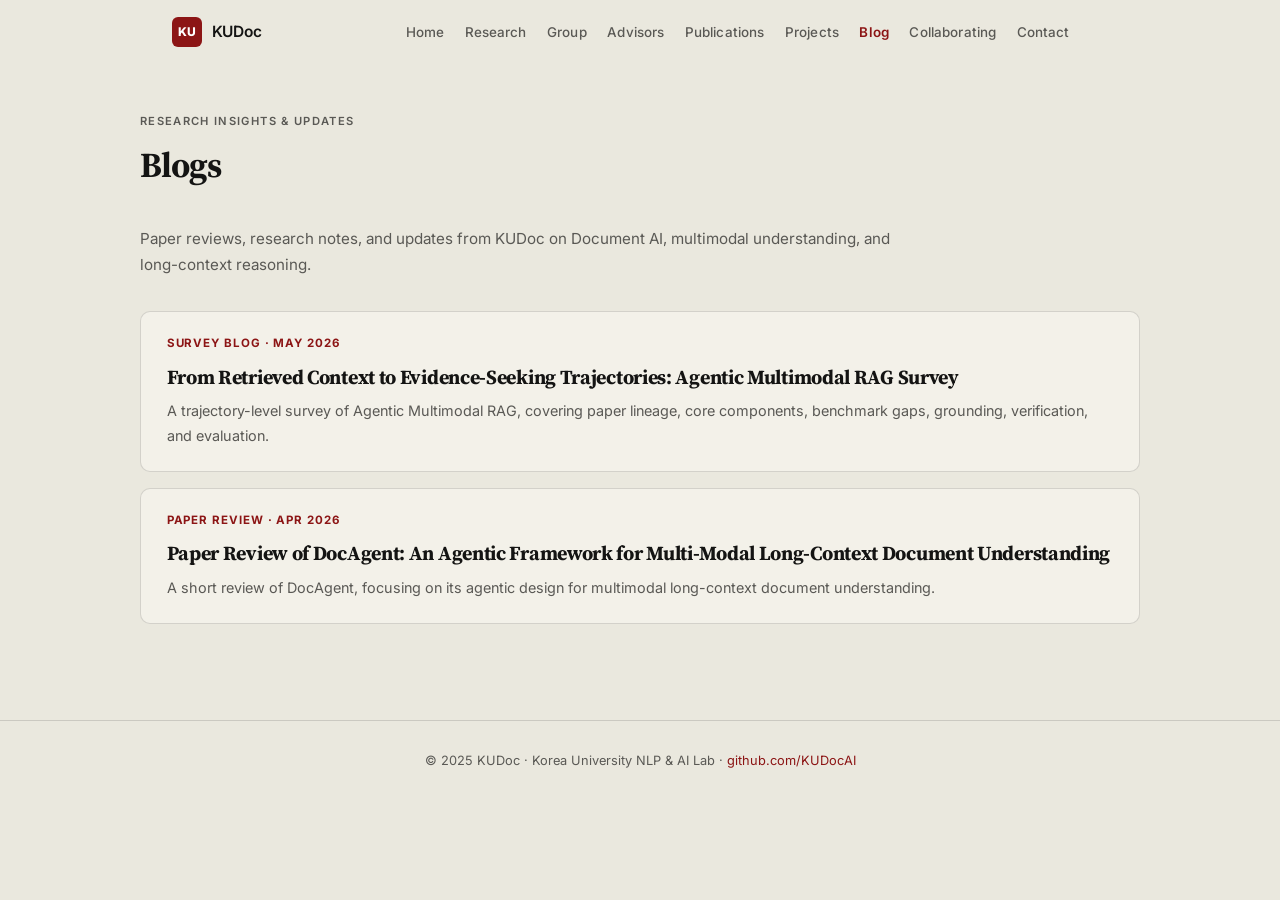
<file: blog.html>
<!DOCTYPE html>
<html lang="en">
<head>
  <meta charset="UTF-8" />
  <meta name="viewport" content="width=device-width, initial-scale=1.0" />
  <title>Blog — KUDoc</title>
  <meta name="description" content="Research insights, updates, and notes from KUDoc, the Document AI research team at Korea University NLP&AI Lab." />
  
  <!-- Open Graph / Facebook -->
  <meta property="og:type" content="website" />
  <meta property="og:url" content="https://kudocai.github.io/blog.html" />
  <meta property="og:title" content="Blog — KUDoc" />
  <meta property="og:description" content="Research insights, updates, and notes from KUDoc, the Document AI research team at Korea University NLP&AI Lab." />
  <meta property="og:image" content="https://kudocai.github.io/images/og-image.png" />
  
  <!-- Twitter -->
  <meta property="twitter:card" content="summary_large_image" />
  <meta property="twitter:url" content="https://kudocai.github.io/blog.html" />
  <meta property="twitter:title" content="Blog — KUDoc" />
  <meta property="twitter:description" content="Research insights, updates, and notes from KUDoc, the Document AI research team at Korea University NLP&AI Lab." />
  <meta property="twitter:image" content="https://kudocai.github.io/images/og-image.png" />
  
  <link rel="icon" href="favicon.svg" type="image/svg+xml" />
  <link rel="stylesheet" href="style.css?v=25" />
  <link rel="preconnect" href="https://fonts.googleapis.com" />
  <link rel="preconnect" href="https://fonts.gstatic.com" crossorigin />
  <link href="https://fonts.googleapis.com/css2?family=Inter:wght@300;400;500;600;700;800&family=Source+Serif+4:ital,opsz,wght@0,8..60,400;0,8..60,600;0,8..60,700;1,8..60,400;1,8..60,600;1,8..60,700&display=swap" rel="stylesheet" />
</head>
<body>

<!-- ===== NAVIGATION ===== -->
<nav id="navbar">
  <div class="nav-inner">
    <a href="index.html" class="nav-logo">
      <div class="nav-logo-mark">KU</div>
      <span class="nav-name">KUDoc</span>
    </a>
    <button class="nav-toggle" id="navToggle" type="button"
            aria-label="Toggle navigation" aria-expanded="false" aria-controls="navLinks">
      <span></span><span></span><span></span>
    </button>
    <ul class="nav-links" id="navLinks">
      <li><a href="index.html">Home</a></li>
      <li><a href="index.html#research">Research</a></li>
      <li><a href="index.html#team">Group</a></li>
      <li><a href="faculty.html">Advisors</a></li>
      <li><a href="index.html#publications">Publications</a></li>
      <li><a href="index.html#projects">Projects</a></li>
      <li><a href="blog.html" class="nav-active">Blog</a></li>
      <li><a href="index.html#institutions">Collaborating</a></li>
      <li><a href="index.html#contact">Contact</a></li>
    </ul>
  </div>
</nav>

<!-- ===== BLOG ===== -->
<section id="blog" style="padding-top: 7rem;">
  <div class="container">

    <div class="blog-header">
      <div class="section-eyebrow">Research Insights &amp; Updates</div>
      <h2 class="section-title">Blogs</h2>
      <p>
        Paper reviews, research notes, and updates from KUDoc on Document AI,
        multimodal understanding, and long-context reasoning.
      </p>
    </div>

    <div class="blog-list">

      <article class="blog-card">
        <div class="blog-meta">Survey Blog · May 2026</div>
        <h3 class="blog-title">
          <a href="blogs/blog-Agentic-Multimodal-RAG-Survey.html">
            From Retrieved Context to Evidence-Seeking Trajectories: Agentic Multimodal RAG Survey
          </a>
        </h3>
        <p class="blog-excerpt">
          A trajectory-level survey of Agentic Multimodal RAG, covering paper lineage,
          core components, benchmark gaps, grounding, verification, and evaluation.
        </p>
      </article>

      <article class="blog-card">
        <div class="blog-meta">Paper Review · Apr 2026</div>
        <h3 class="blog-title">
          <a href="blogs/blog-DocAgent.html">
            Paper Review of DocAgent: An Agentic Framework for Multi-Modal Long-Context Document Understanding
          </a>
        </h3>
        <p class="blog-excerpt">
          A short review of DocAgent, focusing on its agentic design for multimodal
          long-context document understanding.
        </p>
      </article>
    </div>
  </div>
</section>

<!-- ===== FOOTER ===== -->
<footer>
  &copy; 2025 KUDoc · Korea University NLP &amp; AI Lab ·
  <a href="https://github.com/KUDocAI">github.com/KUDocAI</a>
</footer>

<script>
  const navbar = document.getElementById('navbar');
  window.addEventListener('scroll', () => {
    navbar.classList.toggle('scrolled', window.scrollY > 10);
  });

  const navToggle = document.getElementById('navToggle');
  const navLinks  = document.getElementById('navLinks');
  navToggle.addEventListener('click', () => {
    const open = navLinks.classList.toggle('open');
    navToggle.setAttribute('aria-expanded', String(open));
  });
</script>

</body>
</html>
</file>
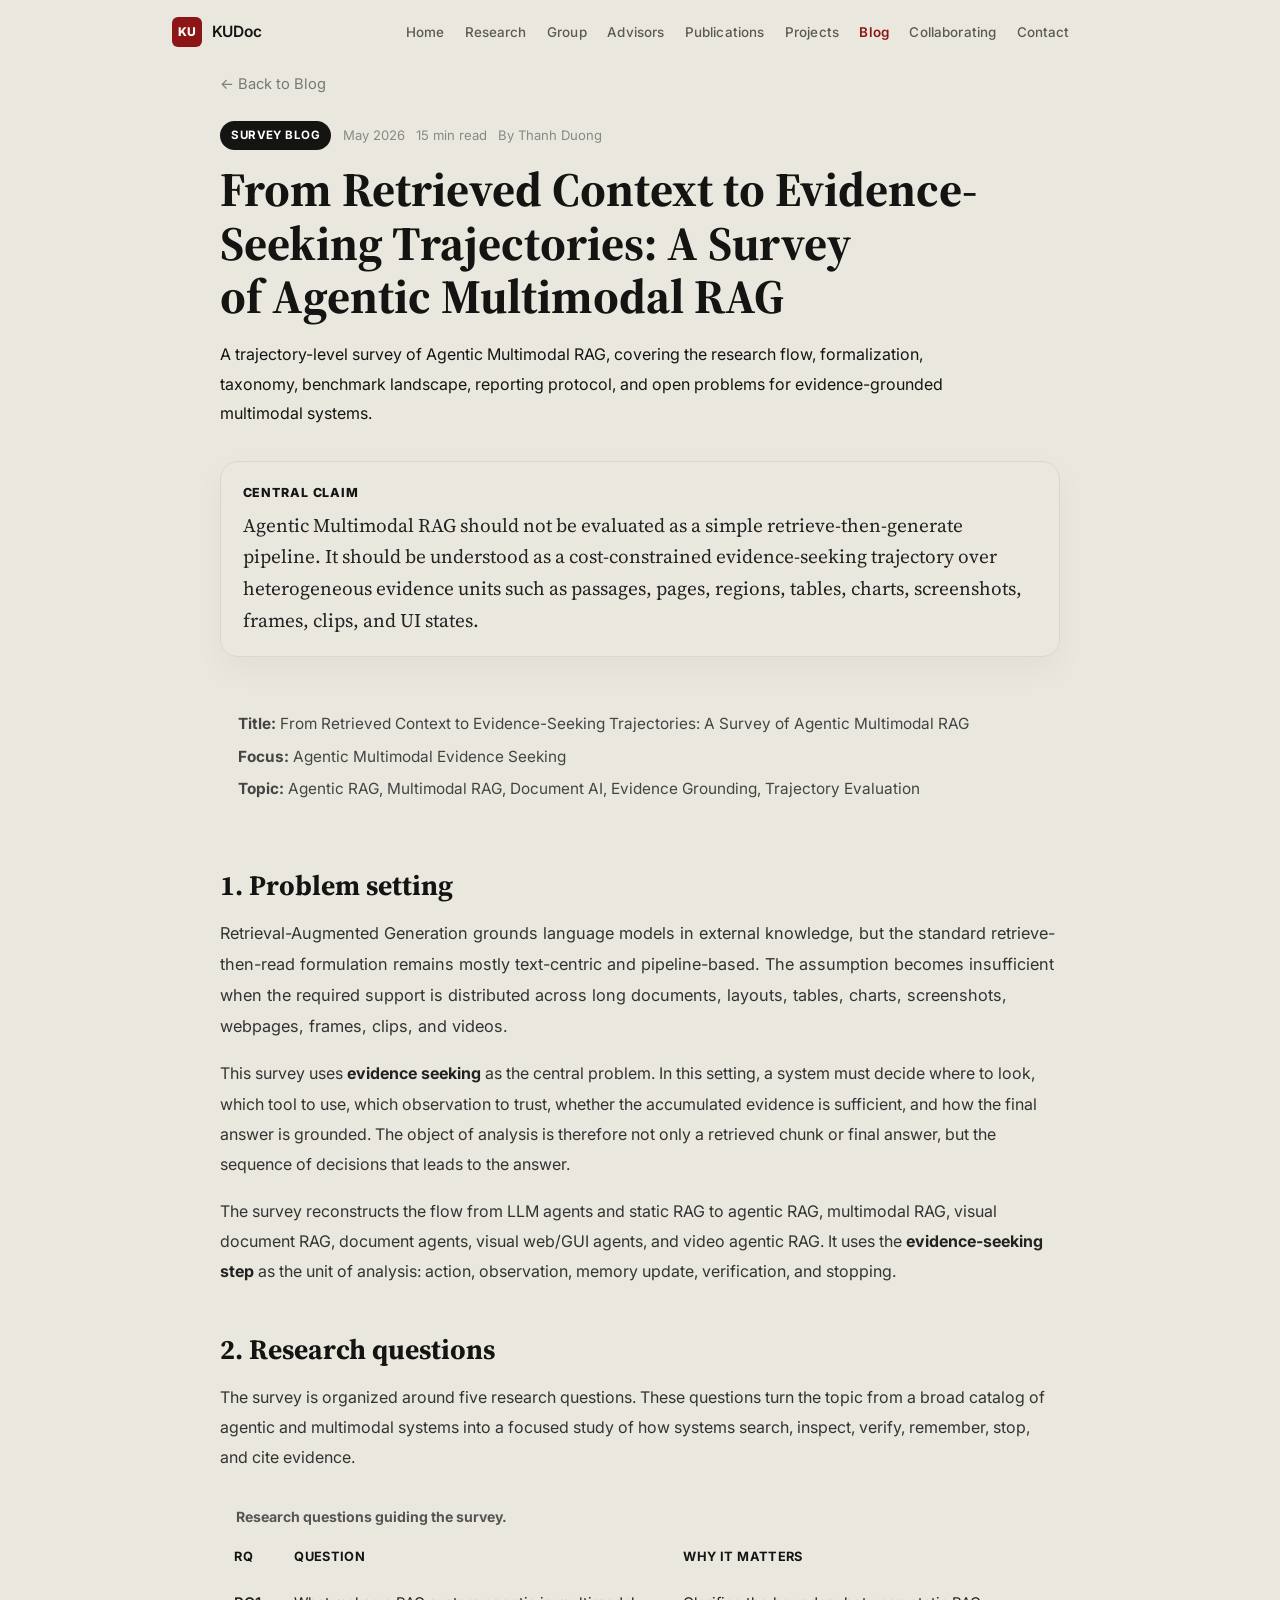
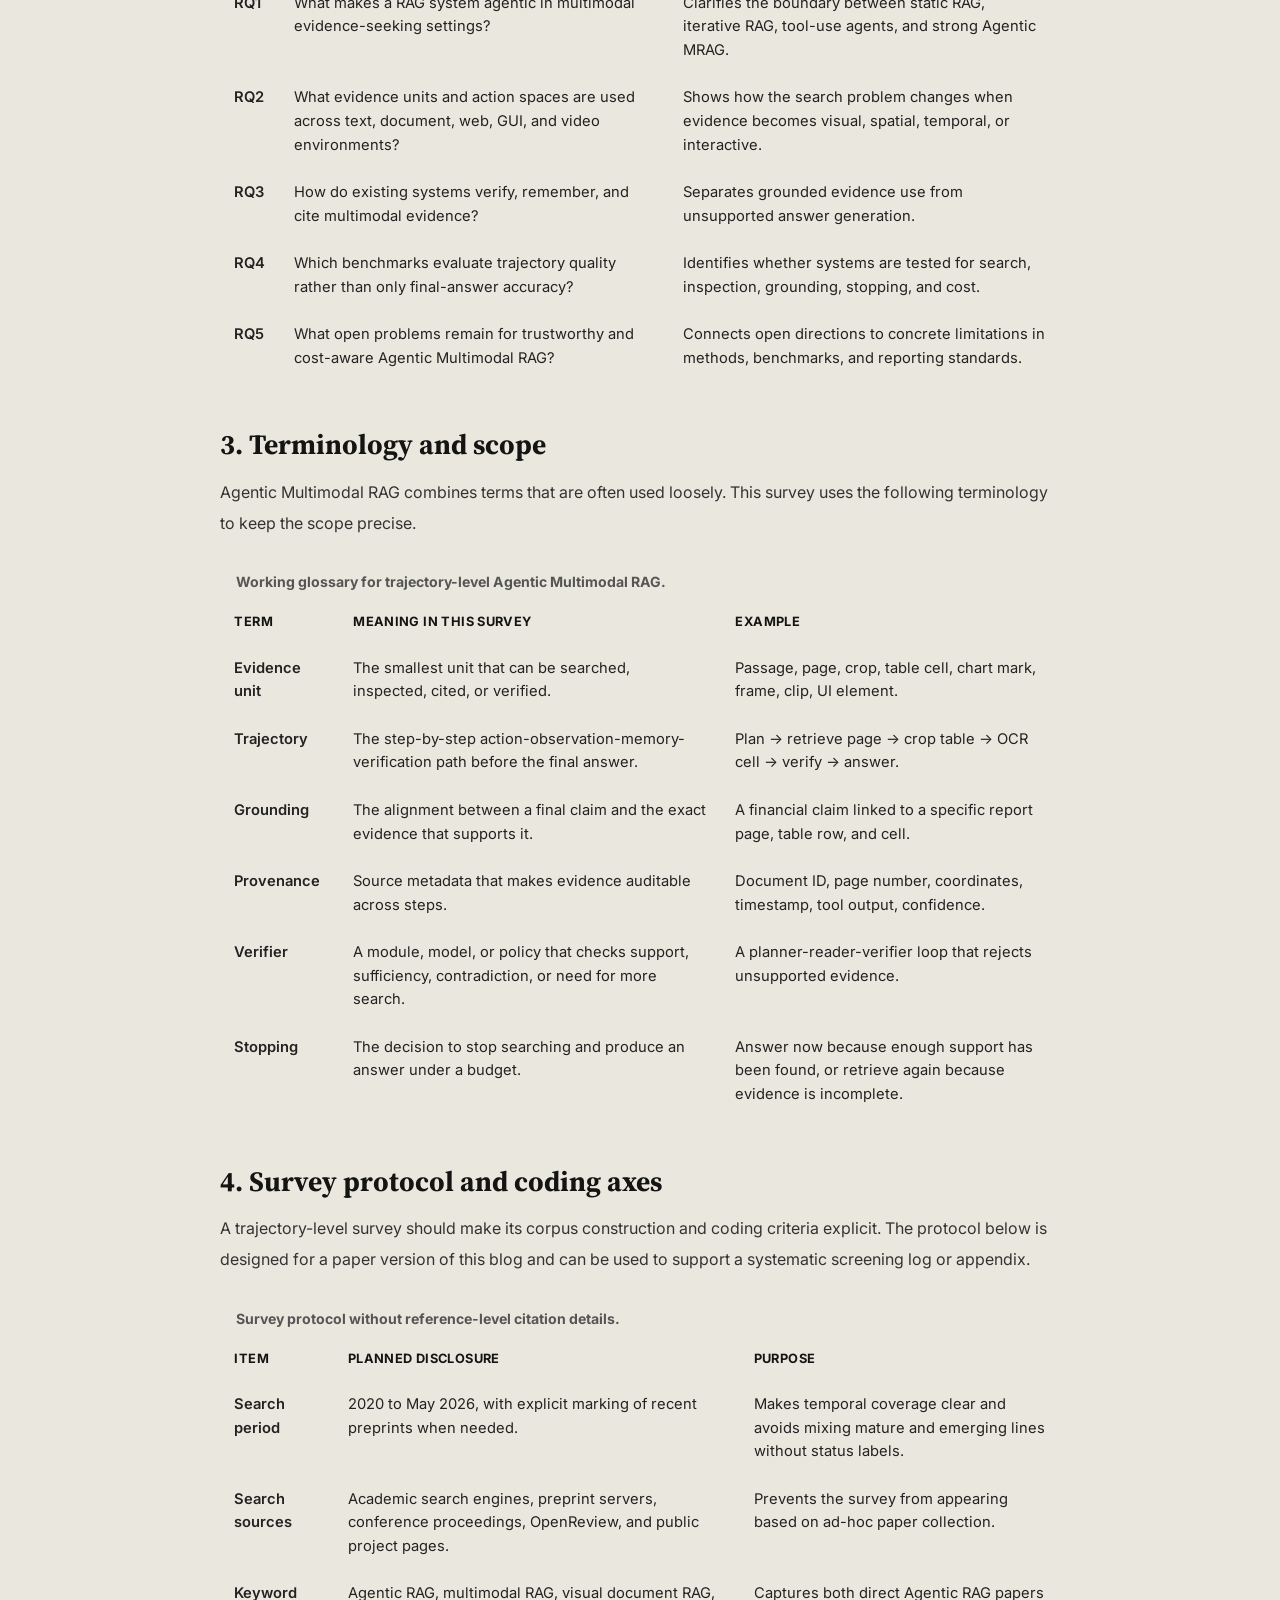
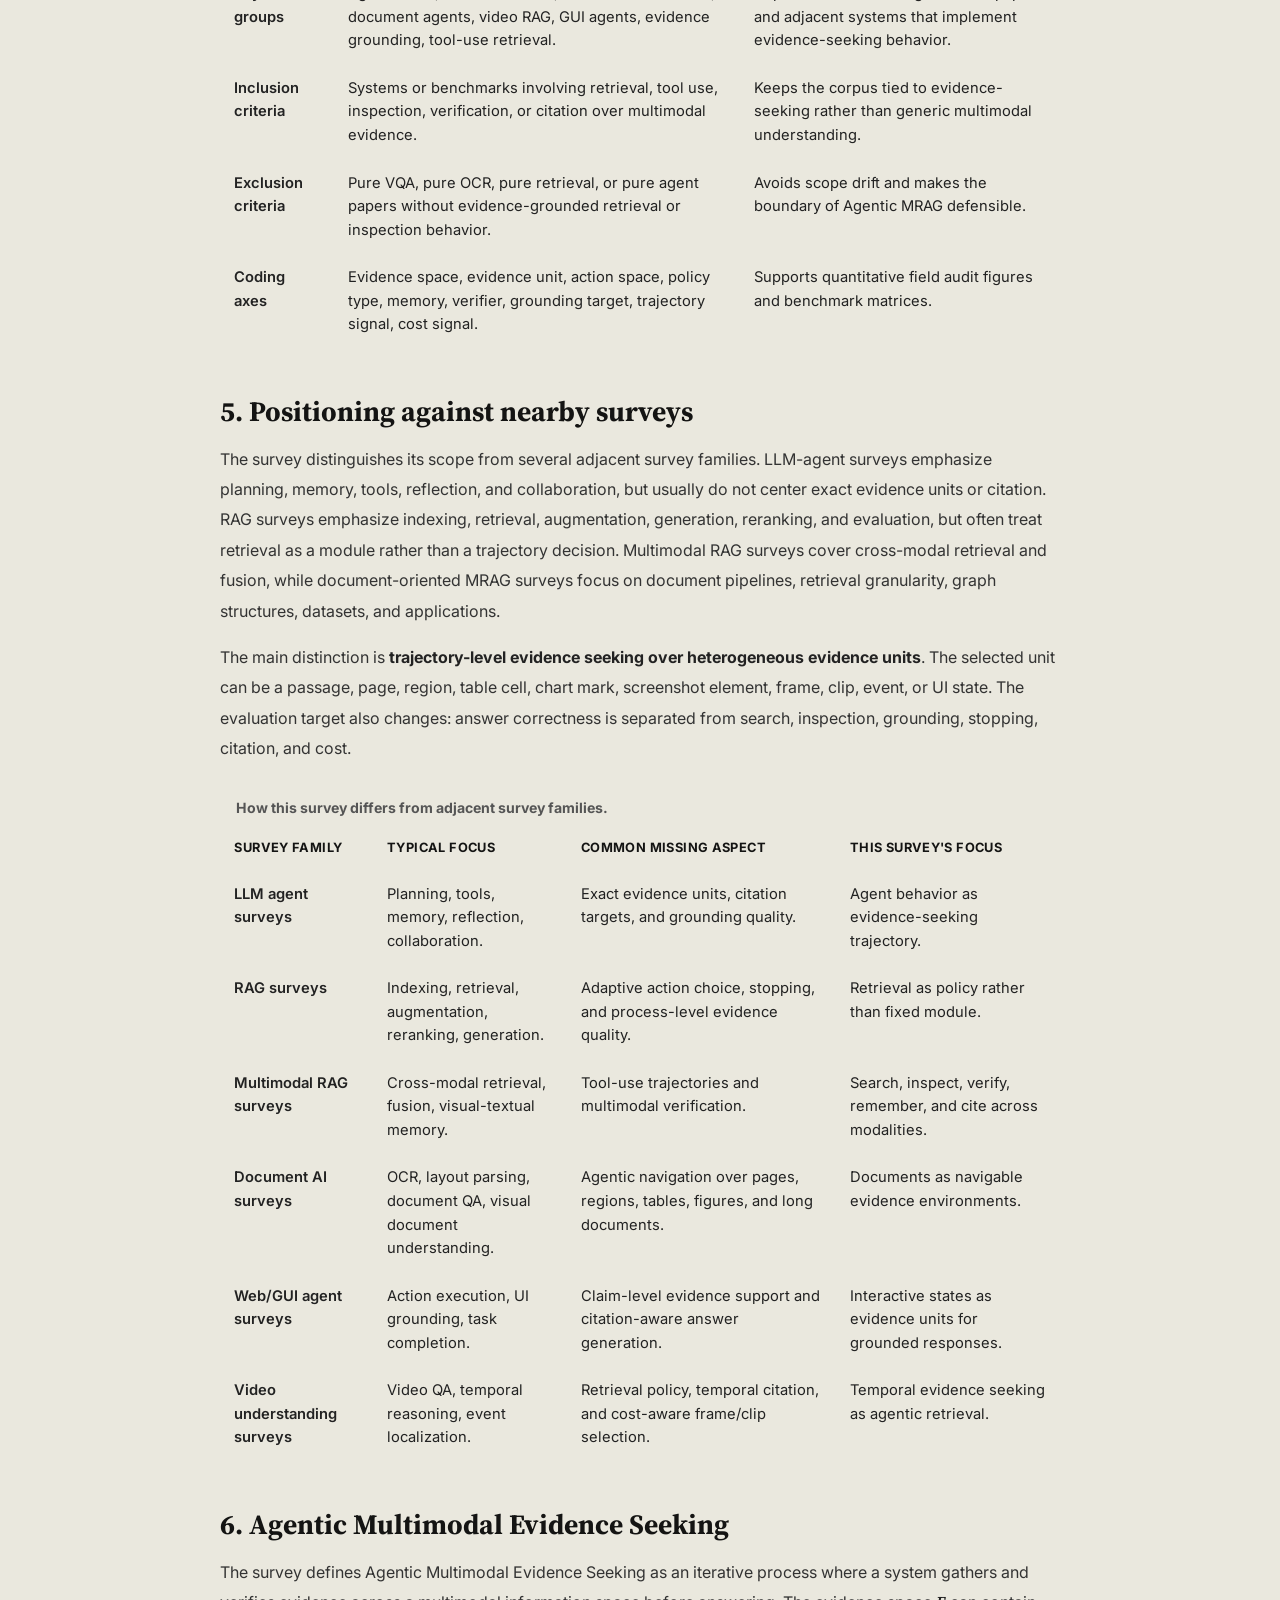
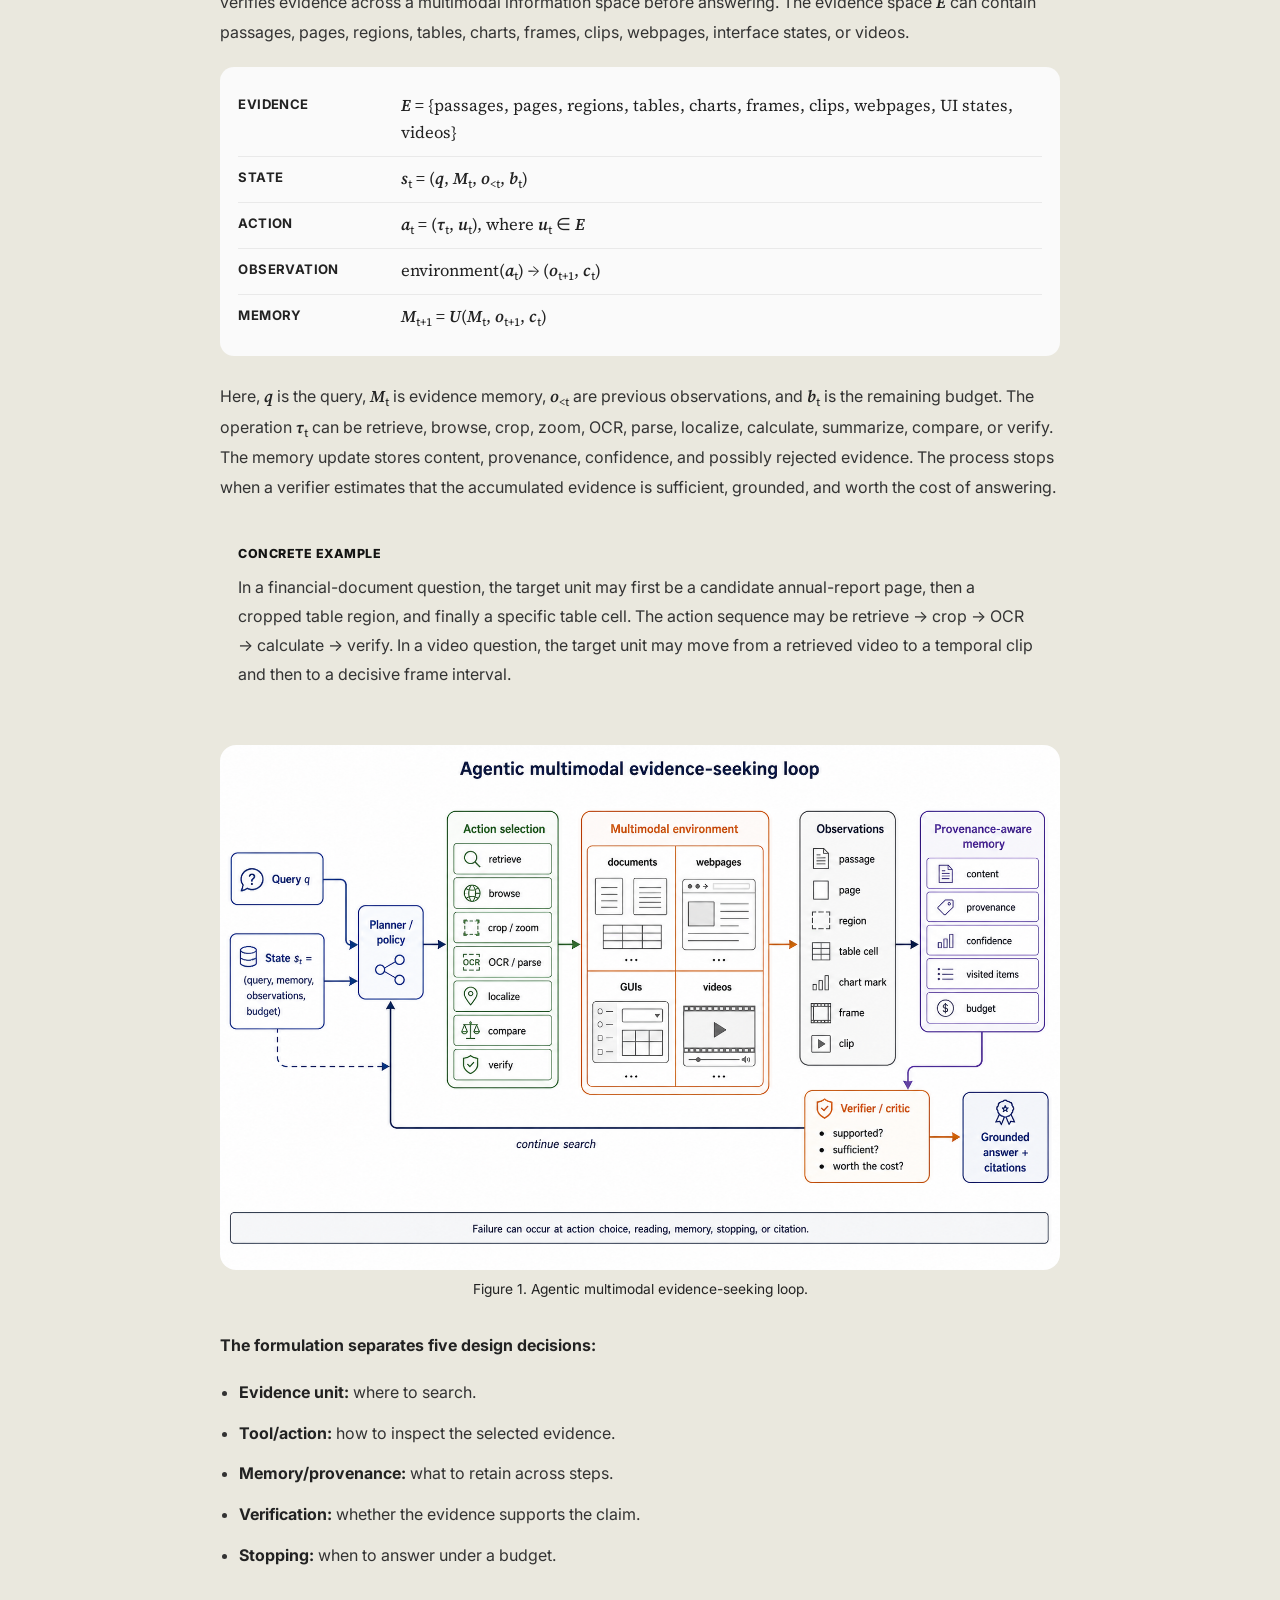
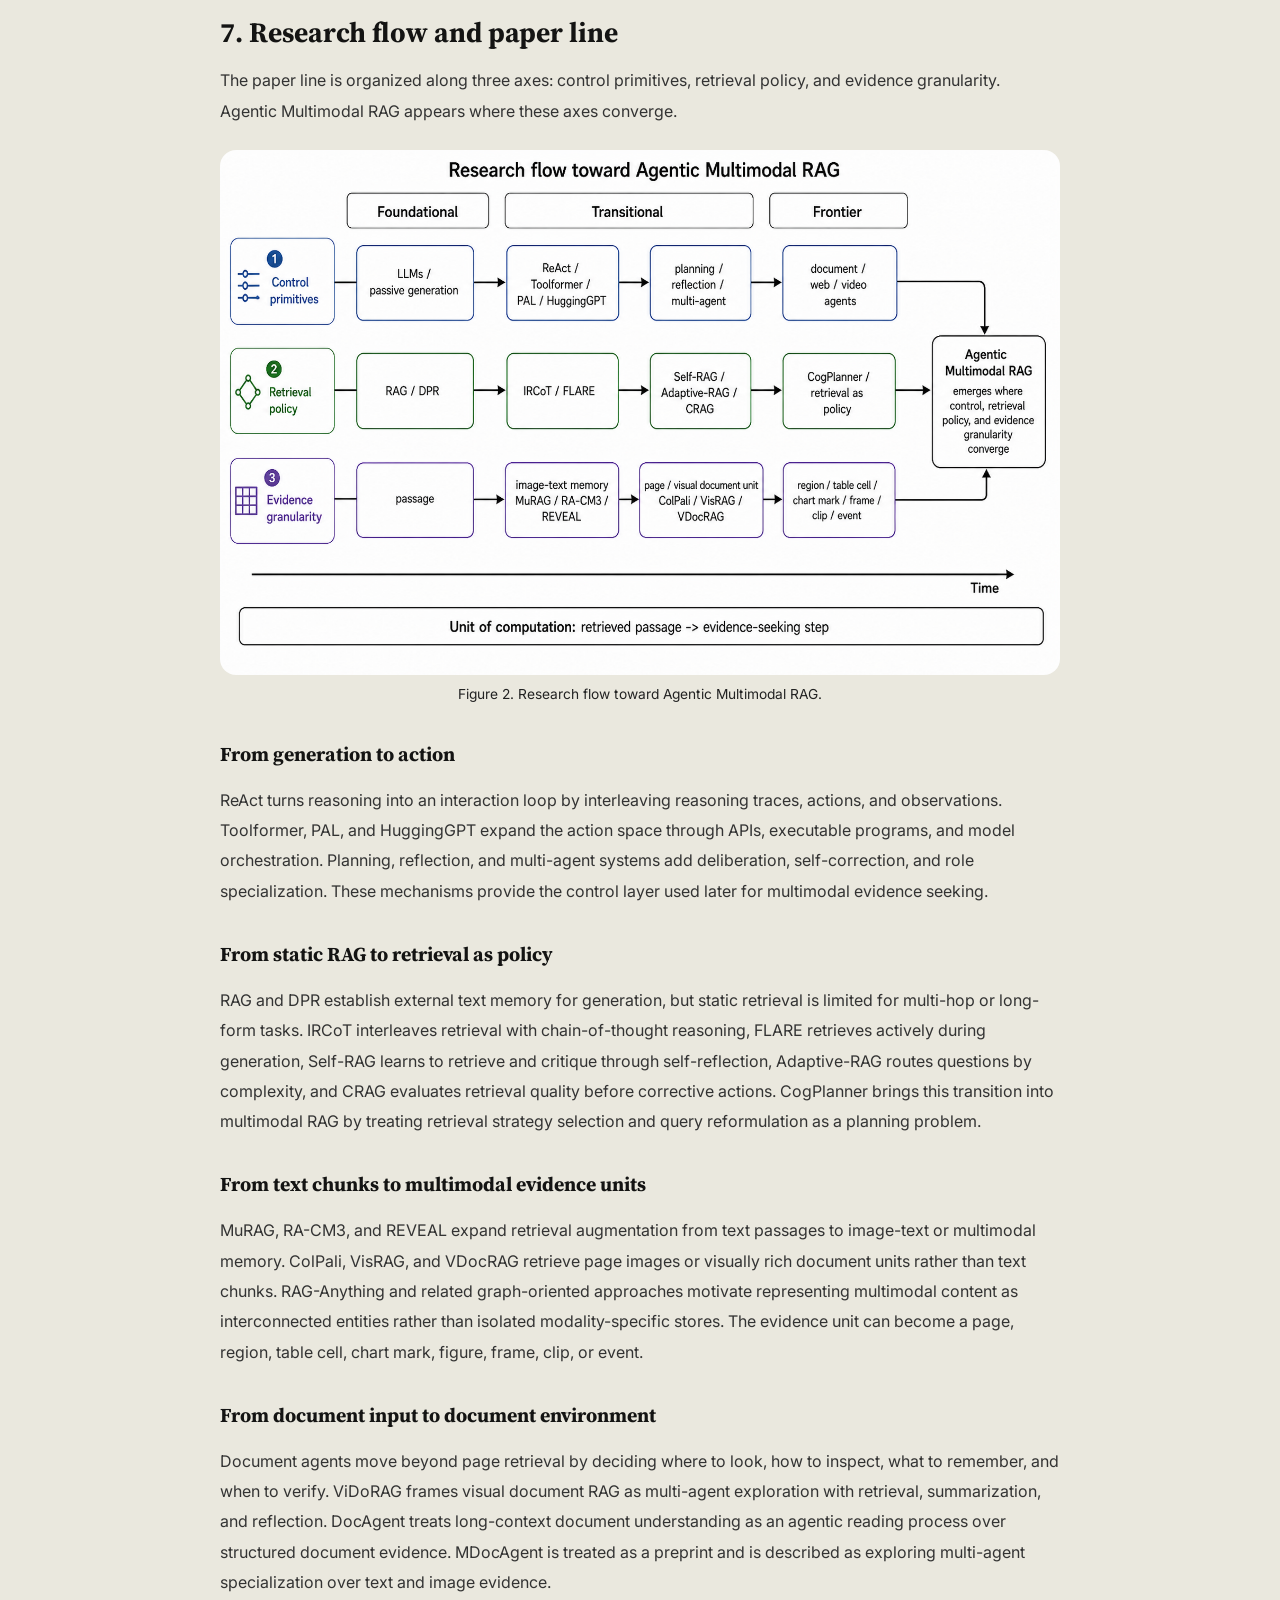
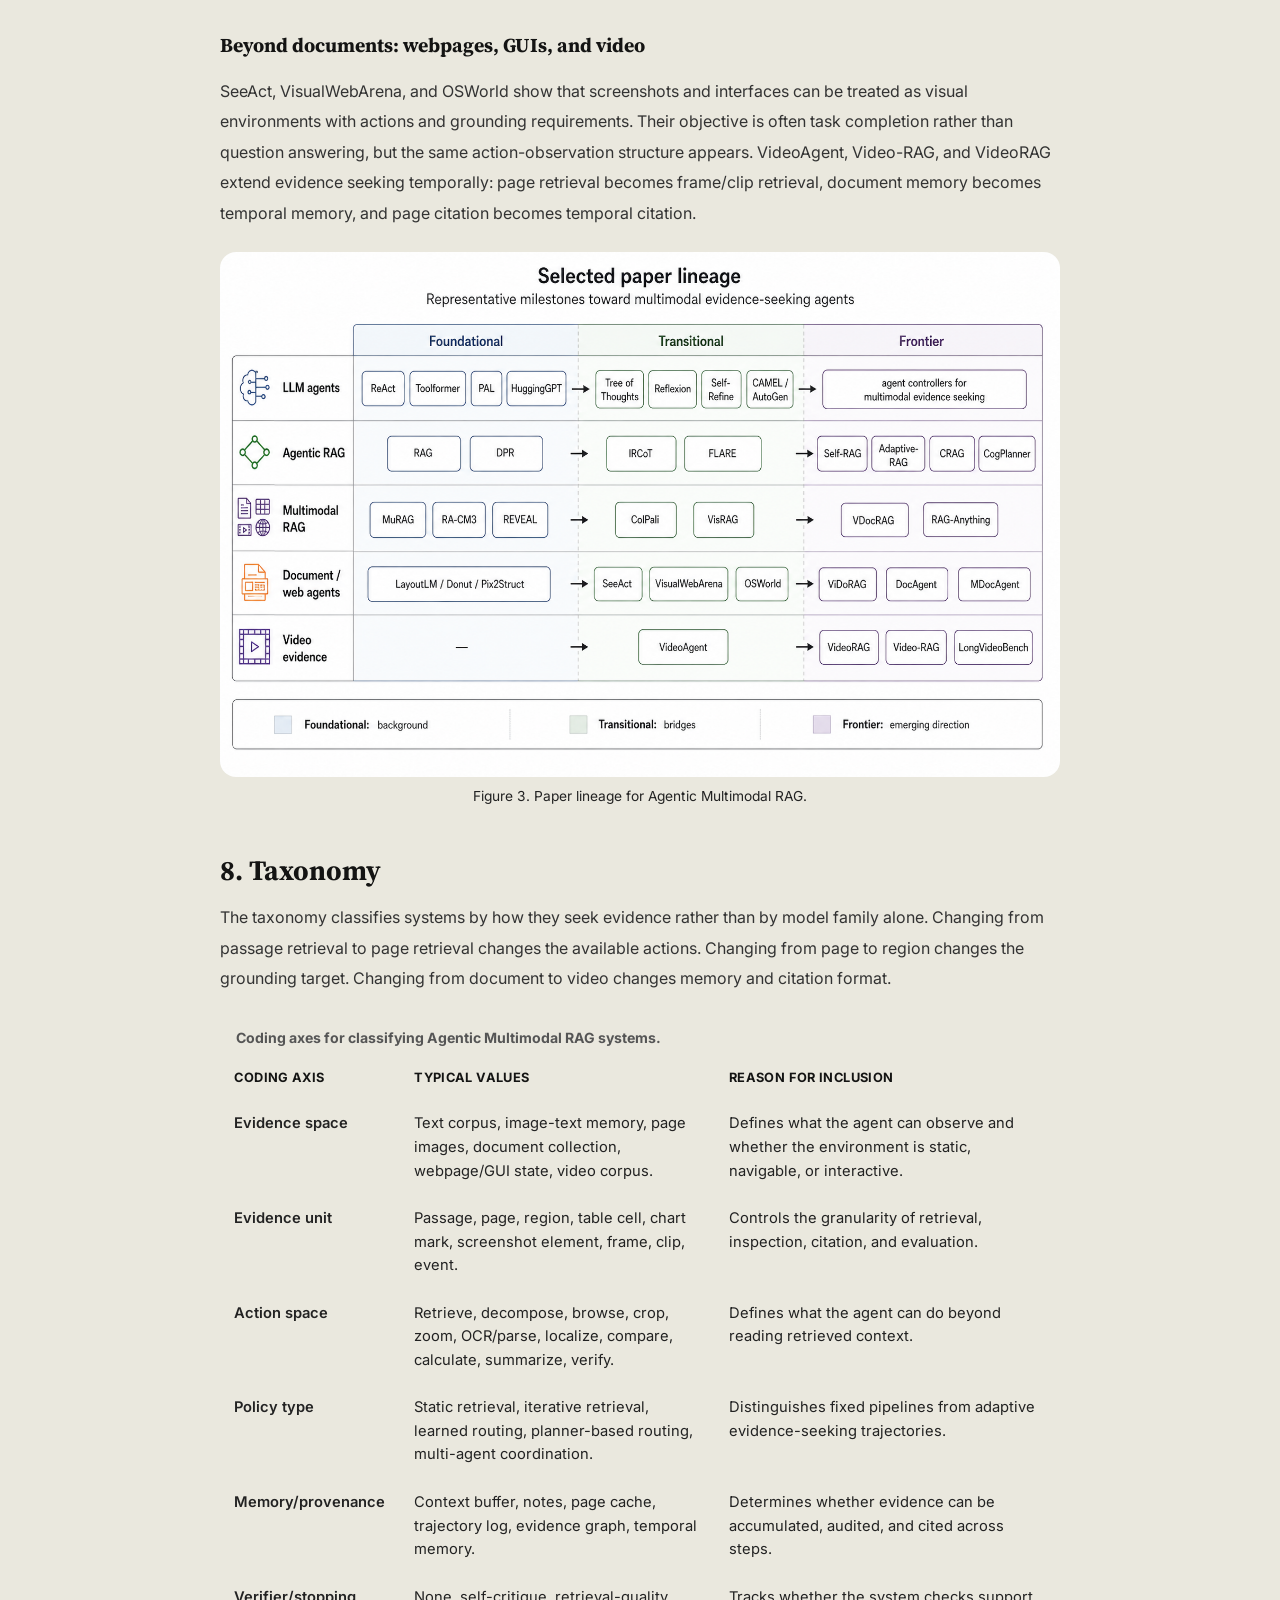
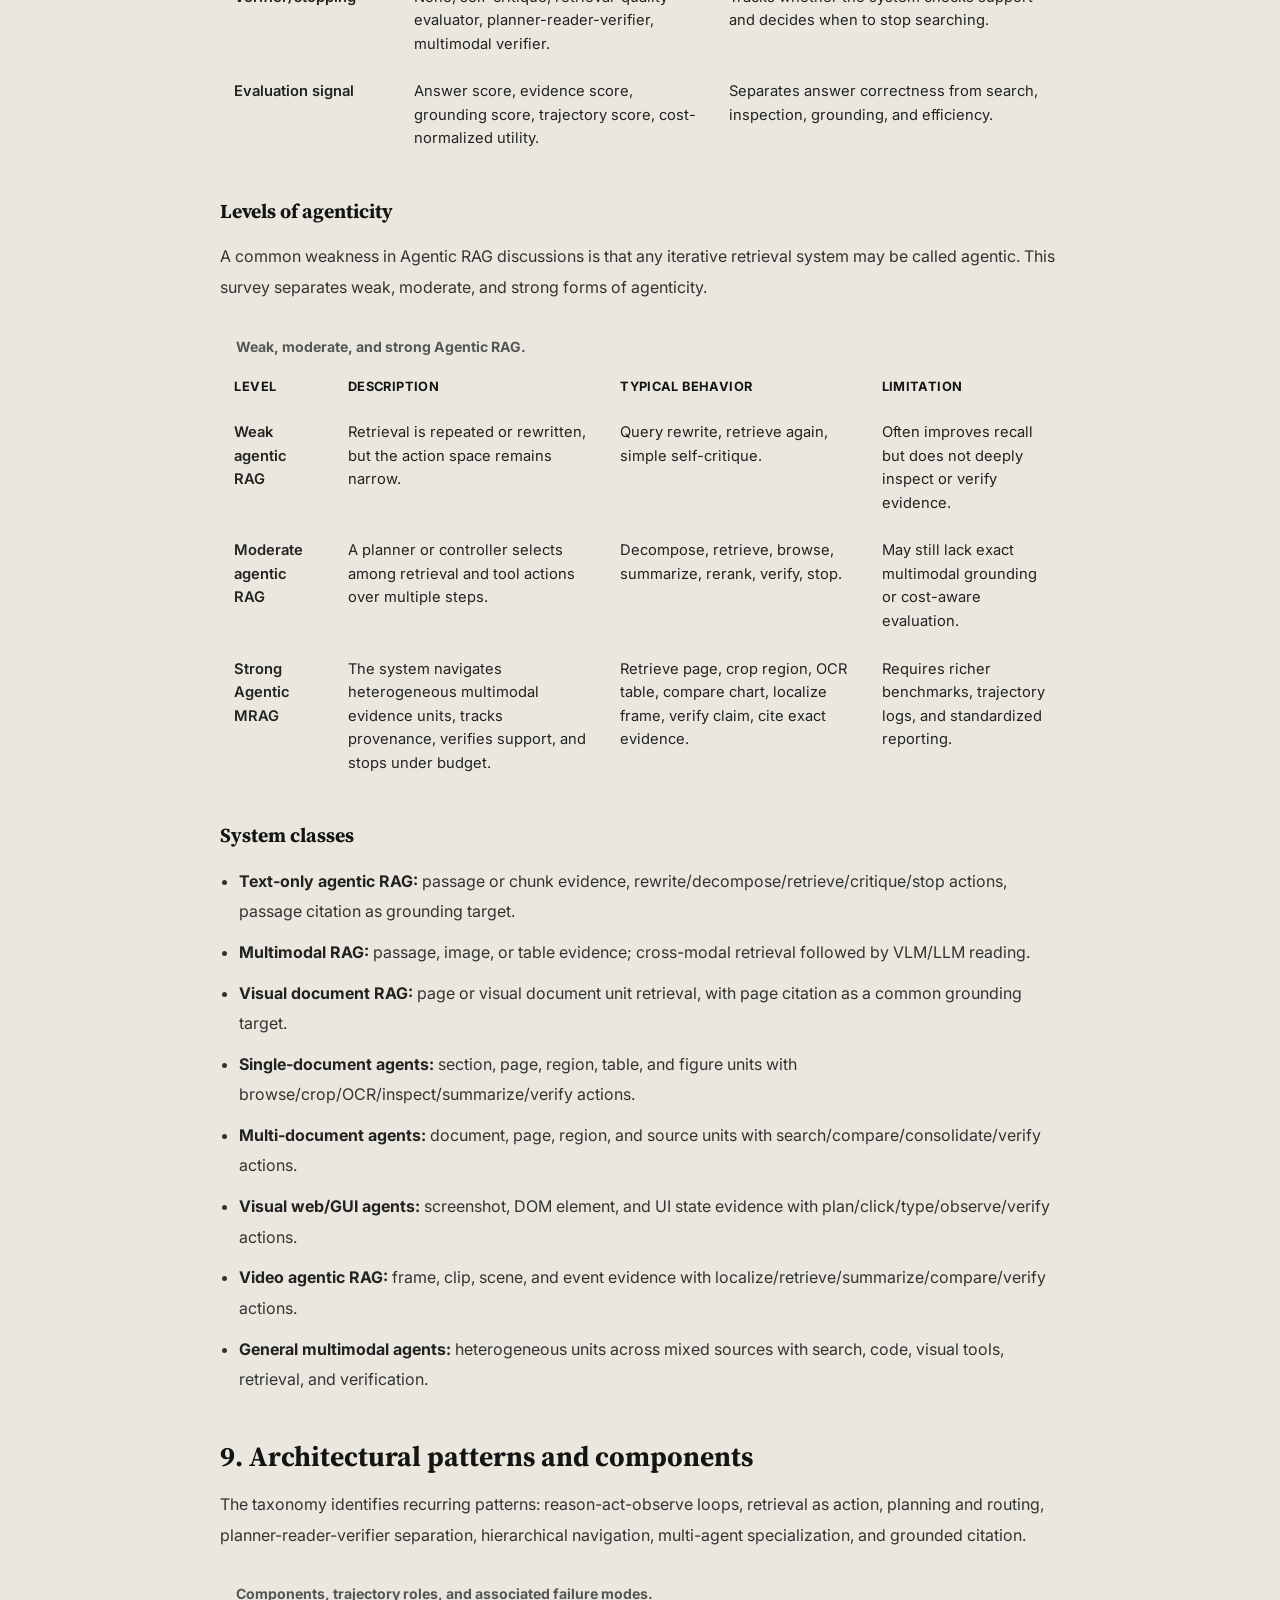
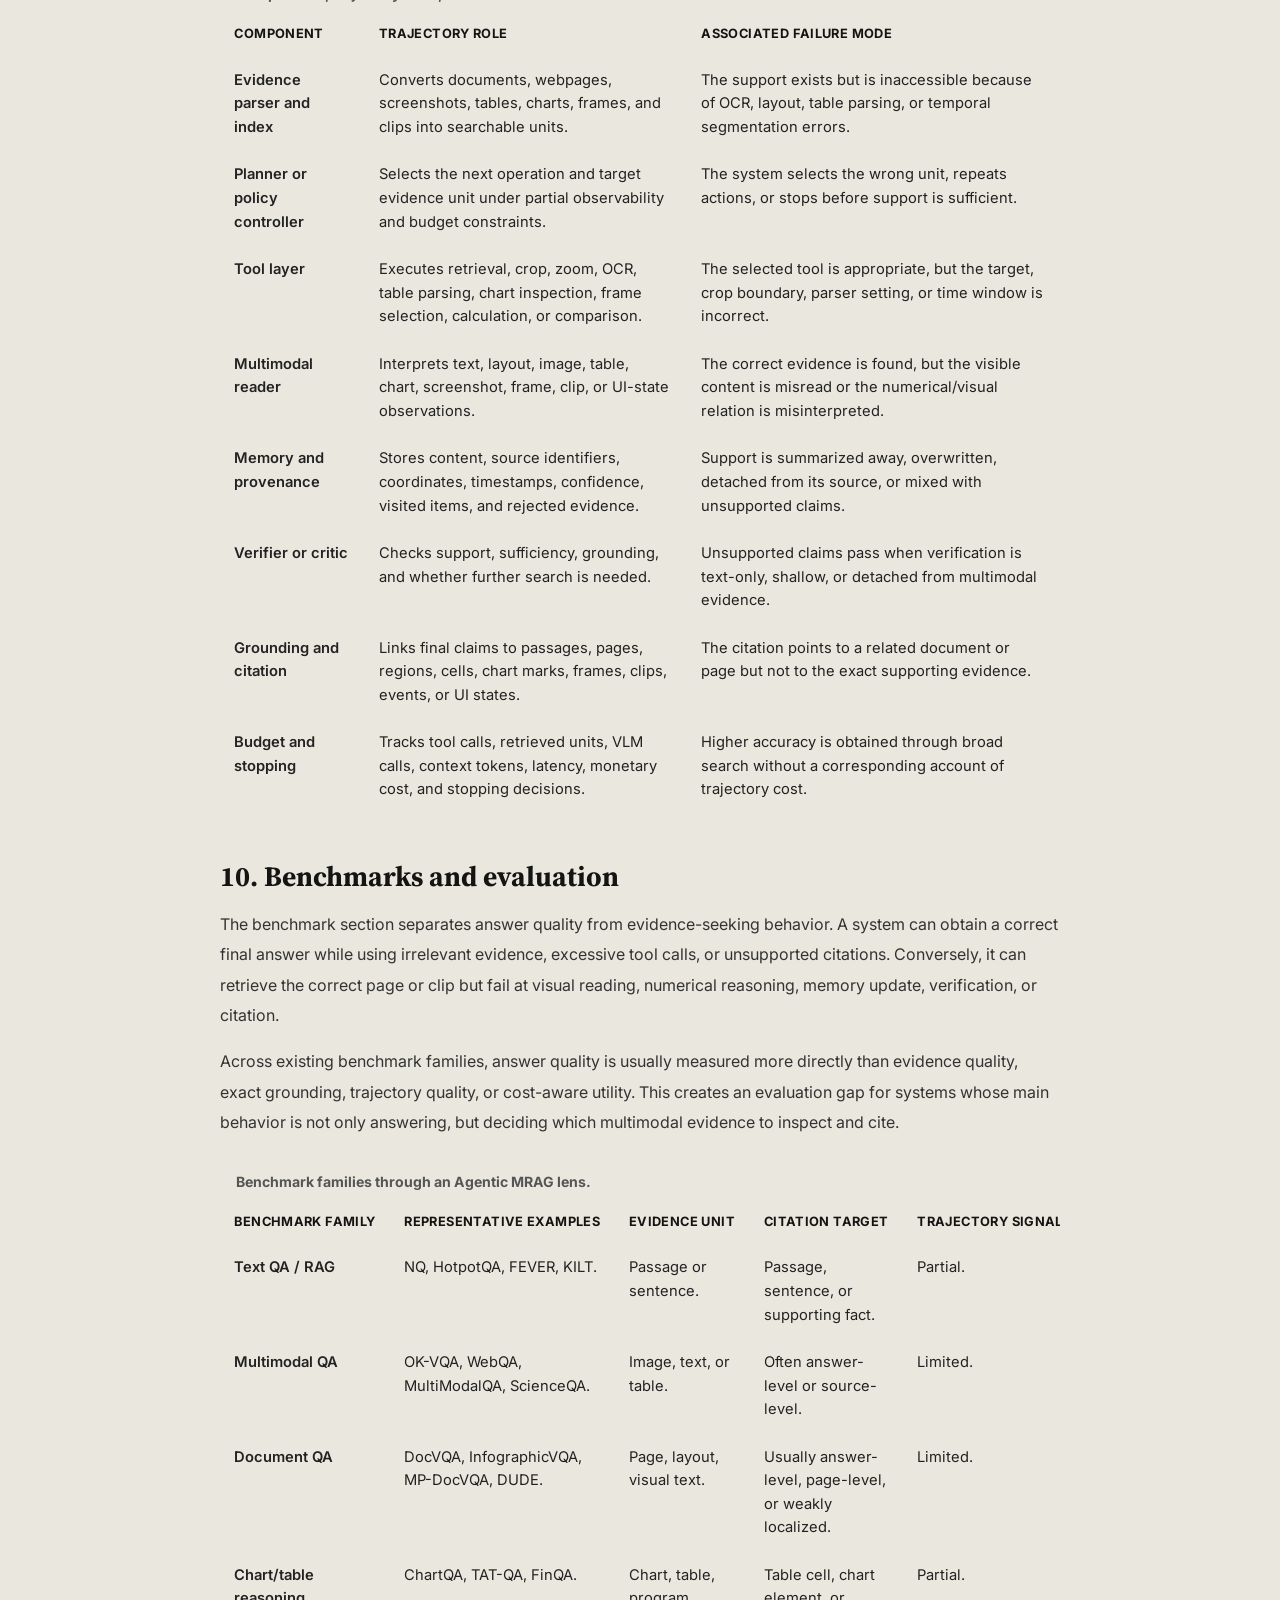
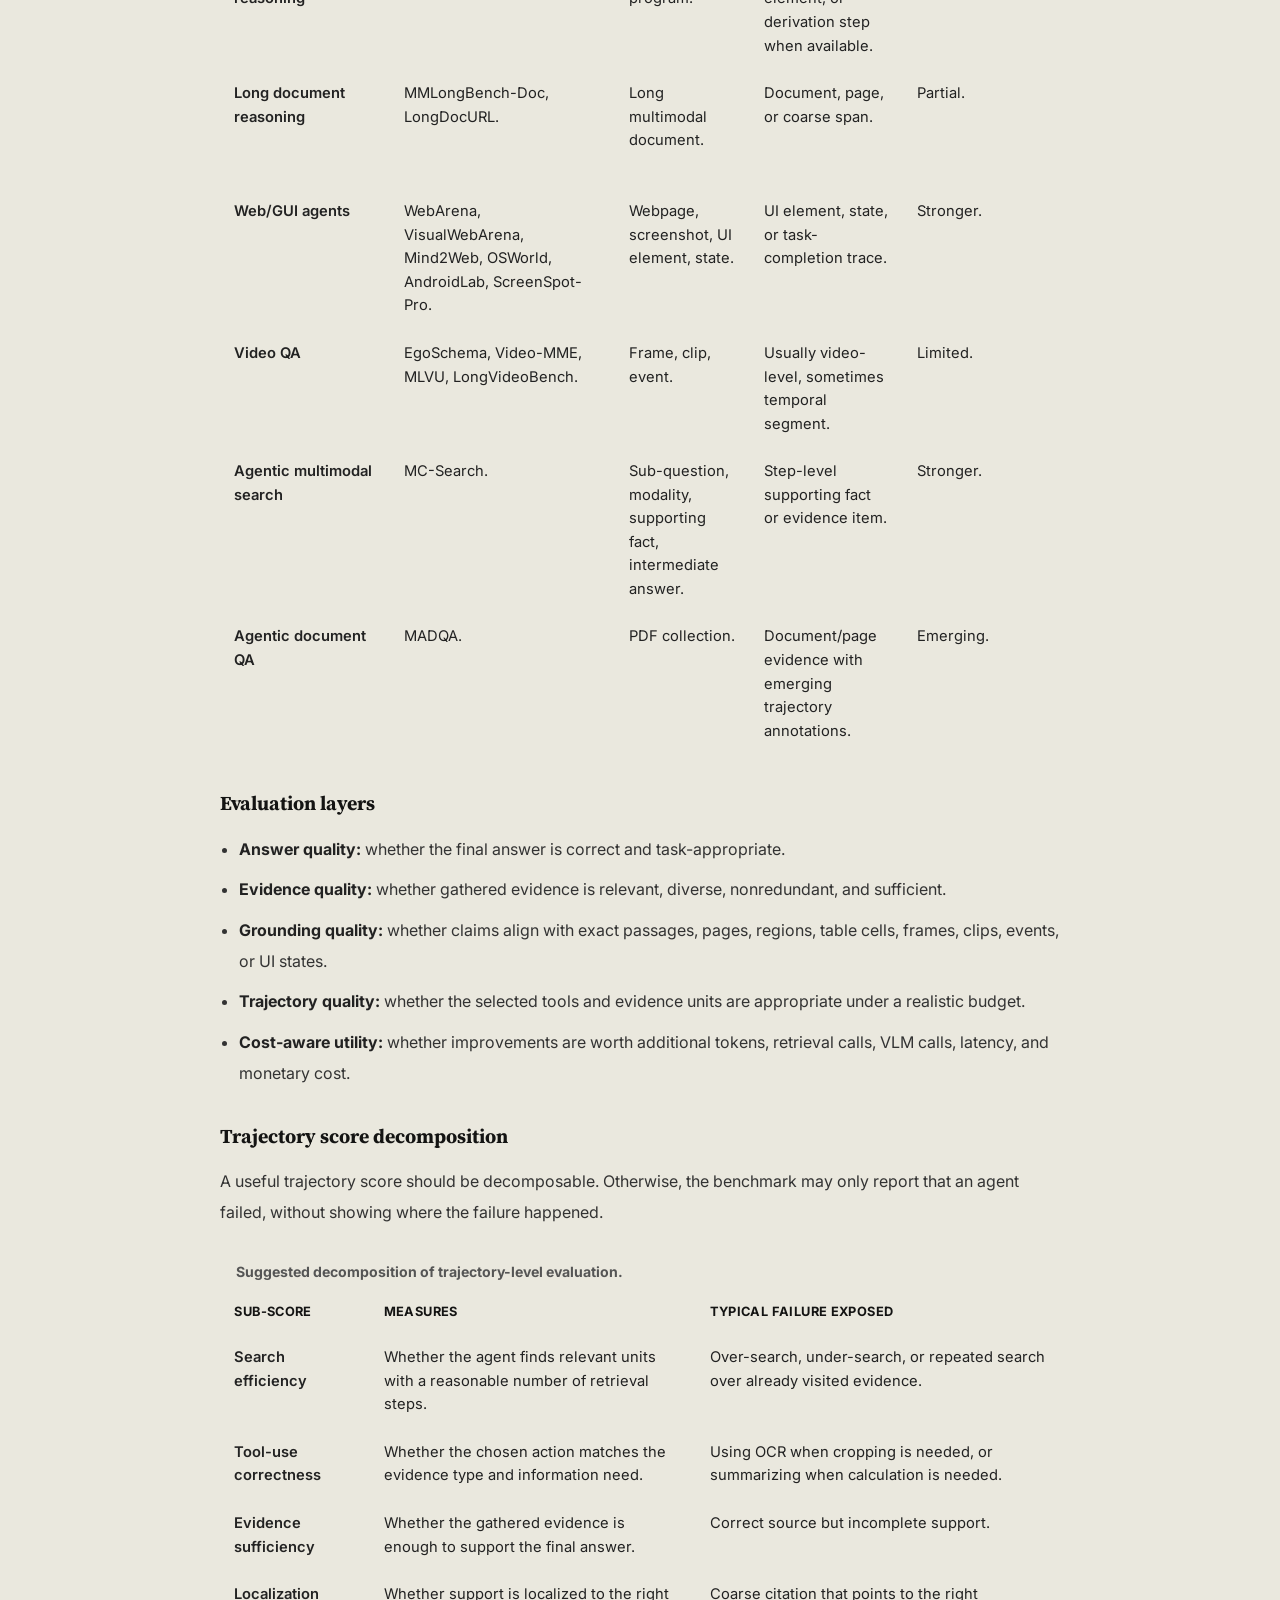
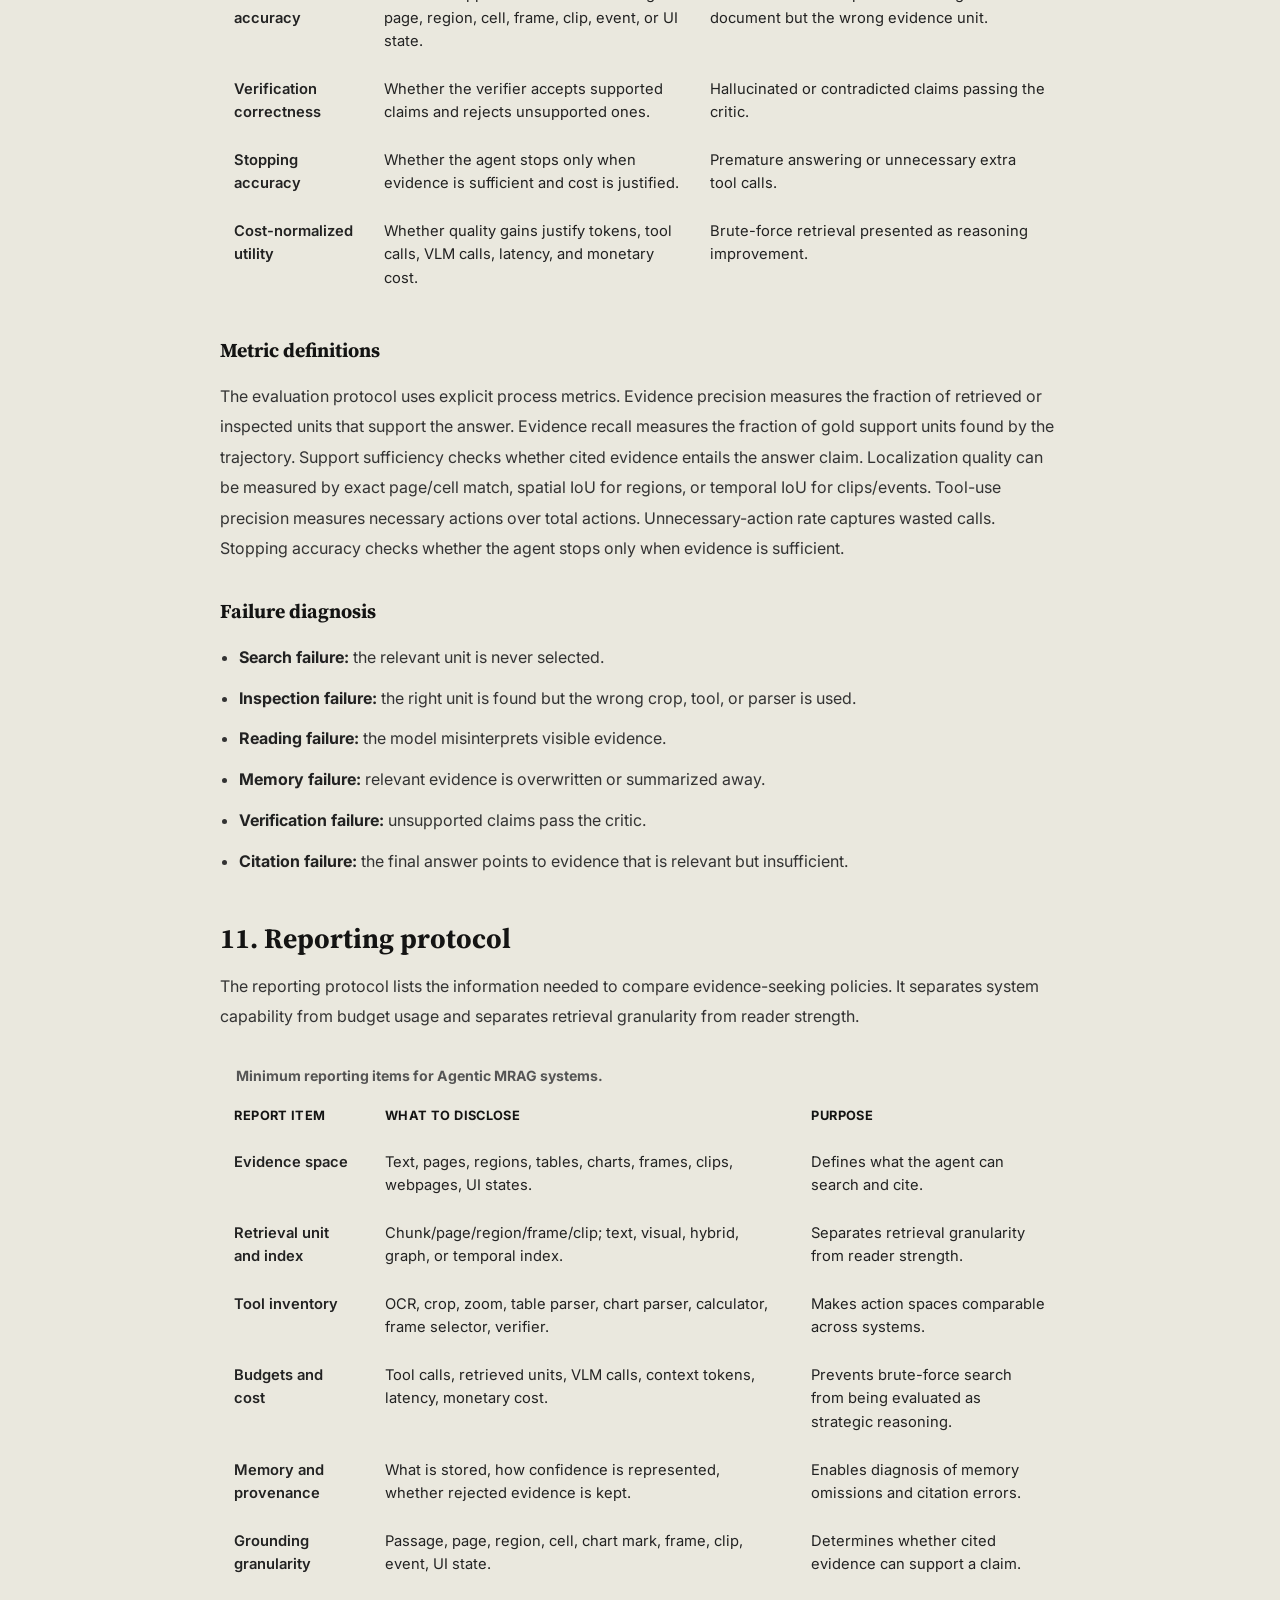
<file: blogs/blog-Agentic-Multimodal-RAG-Survey.html>
<!DOCTYPE html>
<html lang="en">
<head>
  <meta charset="UTF-8" />
  <meta name="viewport" content="width=device-width, initial-scale=1.0" />

  <title>From Retrieved Context to Evidence-Seeking Trajectories | KUDoc</title>
  <meta
    name="description"
    content="A trajectory-level survey of Agentic Multimodal RAG, reframing RAG as cost-constrained multimodal evidence seeking."
  />
  <meta name="author" content="Thanh Duong" />

  <meta property="og:title" content="From Retrieved Context to Evidence-Seeking Trajectories" />
  <meta
    property="og:description"
    content="A trajectory-level survey of Agentic Multimodal RAG: evidence units, tool-use trajectories, grounding, verification, benchmarks, and open problems."
  />
  <meta property="og:type" content="article" />
  <meta property="og:image" content="images/evidence_loop.png" />
  <meta property="article:published_time" content="2026-05" />

  <link rel="stylesheet" href="../style.css" />
  <link rel="preconnect" href="https://fonts.googleapis.com" />
  <link rel="preconnect" href="https://fonts.gstatic.com" crossorigin />
  <link
    href="https://fonts.googleapis.com/css2?family=Inter:wght@300;400;500;600;700;800&family=Source+Serif+4:ital,opsz,wght@0,8..60,400;0,8..60,600;0,8..60,700;1,8..60,400;1,8..60,600;1,8..60,700&display=swap"
    rel="stylesheet"
  />

  <style>
    :root {
      --article-max: 840px;
      --article-wide: 980px;
    }

    .skip-link {
      position: absolute;
      left: -999px;
      top: 1rem;
      z-index: 9999;
      background: var(--primary);
      color: #fff;
      padding: .7rem 1rem;
      border-radius: 999px;
      text-decoration: none;
      font-weight: 700;
    }

    .skip-link:focus {
      left: 1rem;
    }

    .article-page {
      padding-top: 3.5rem;
      padding-bottom: 4rem;
    }

    .article-wrap {
      max-width: var(--article-max);
      margin: 0 auto;
    }

    .article-wide {
      width: min(var(--article-wide), 100%);
      margin-left: auto;
      margin-right: auto;
    }

    .article-back {
      display: inline-block;
      margin: 1rem 0 1.5rem;
      color: #777;
      text-decoration: none;
      font-size: .92rem;
    }

    .article-back:hover,
    .article-footer a:hover {
      text-decoration: underline;
    }

    .article-header {
      margin-bottom: 2rem;
    }

    .article-meta {
      display: flex;
      flex-wrap: wrap;
      gap: .7rem;
      align-items: center;
      font-size: .82rem;
      color: #888;
      margin-bottom: .8rem;
    }

    .article-tag {
      display: inline-block;
      background: var(--primary);
      color: #fff;
      border-radius: 999px;
      padding: .3rem .7rem;
      font-size: .72rem;
      font-weight: 700;
      letter-spacing: .04em;
      text-transform: uppercase;
    }

    .article-title {
      margin: 0 0 1rem;
      font-family: 'Source Serif 4', serif;
      font-size: clamp(2rem, 4vw, 3rem);
      line-height: 1.12;
      color: var(--text);
      text-wrap: balance;
    }

    .article-subtitle {
      margin: 0;
      color: var(--muted);
      font-size: 1rem;
      line-height: 1.85;
      max-width: 780px;
    }

    .article-highlight,
    .article-info,
    .article-note,
    .article-placeholder,
    .article-callout {
      background: var(--white);
      border: 1px solid var(--line);
      border-radius: 14px;
      padding: 1rem 1.15rem;
    }

    .article-highlight {
      border-left: 4px solid var(--primary);
      margin: 2rem 0;
      color: #444;
      line-height: 1.8;
    }

    .article-claim {
      margin: 2rem 0;
      padding: 1.25rem 1.35rem;
      border-radius: 18px;
      border: 1px solid rgba(20, 20, 19, .08);
      background:
        linear-gradient(135deg, rgba(42, 93, 140, .10), rgba(255, 255, 255, .78)),
        var(--white);
      box-shadow: 0 12px 32px rgba(0, 0, 0, .04);
    }

    .article-claim-label {
      display: block;
      margin-bottom: .4rem;
      color: var(--primary);
      font-size: .78rem;
      font-weight: 800;
      letter-spacing: .07em;
      text-transform: uppercase;
    }

    .article-claim p {
      margin: 0;
      color: #222;
      font-family: 'Source Serif 4', serif;
      font-size: 1.2rem;
      line-height: 1.65;
    }

    .article-info {
      margin: 2rem 0;
    }

    .article-info p {
      margin: .3rem 0;
      color: #444;
      font-size: .96rem;
      line-height: 1.8;
    }

    .article-content {
      color: #222;
      font-size: 1rem;
      line-height: 1.9;
    }

    .article-content h2 {
      margin: 2.75rem 0 .9rem;
      font-family: 'Source Serif 4', serif;
      font-size: 1.75rem;
      color: var(--text);
      line-height: 1.3;
      text-wrap: balance;
    }

    .article-content h3 {
      margin: 1.85rem 0 .7rem;
      font-family: 'Source Serif 4', serif;
      font-size: 1.24rem;
      color: var(--text);
    }

    .article-content p {
      margin: 0 0 1rem;
      color: #333;
    }

    .article-section-lead {
      color: #444;
      font-size: 1.02rem;
      line-height: 1.9;
    }

    .article-content ul,
    .article-content ol {
      margin: 0 0 1.2rem 1.2rem;
      padding: 0;
    }

    .article-content li {
      margin-bottom: .65rem;
      color: #333;
    }

    .article-content strong {
      color: #222;
    }

    .article-table-wrap {
      overflow-x: auto;
      margin: 1.2rem 0 1.6rem;
      border: 1px solid var(--line);
      border-radius: 14px;
      background: var(--white);
    }

    .article-table {
      width: 100%;
      border-collapse: collapse;
      min-width: 760px;
      font-size: .92rem;
      line-height: 1.6;
    }

    .article-table caption {
      caption-side: top;
      padding: .9rem 1rem .4rem;
      color: #555;
      font-size: .88rem;
      font-weight: 700;
      text-align: left;
    }

    .article-table th,
    .article-table td {
      padding: .75rem .9rem;
      border-bottom: 1px solid var(--line);
      text-align: left;
      vertical-align: top;
    }

    .article-table th {
      color: var(--primary);
      font-size: .8rem;
      letter-spacing: .03em;
      text-transform: uppercase;
      background: var(--soft);
      white-space: nowrap;
    }

    .article-table tr:last-child td {
      border-bottom: 0;
    }

    .article-table td:first-child {
      font-weight: 600;
    }

    .math-panel {
      margin: 1.2rem 0 1.6rem;
      padding: 1rem 1.15rem;
      border: 1px solid var(--line);
      border-radius: 14px;
      background: #fafafa;
    }

    .math-row {
      display: grid;
      grid-template-columns: 150px minmax(0, 1fr);
      gap: .8rem;
      align-items: start;
      padding: .55rem 0;
      border-bottom: 1px solid rgba(20, 20, 19, .07);
    }

    .math-row:last-child {
      border-bottom: 0;
    }

    .math-label {
      color: var(--muted);
      font-size: .82rem;
      font-weight: 700;
      letter-spacing: .03em;
      text-transform: uppercase;
    }

    .math-expr {
      color: #222;
      font-family: 'Source Serif 4', serif;
      font-size: 1.04rem;
      line-height: 1.65;
      overflow-wrap: anywhere;
    }

    .math-expr var {
      font-style: italic;
      font-weight: 600;
    }

    .math-expr sub {
      font-size: .72em;
      line-height: 0;
    }

    .article-note,
    .article-callout {
      background: var(--soft);
      margin: 1.5rem 0;
      color: #333;
      line-height: 1.8;
    }

    .article-note strong,
    .article-callout strong {
      color: var(--primary);
    }

    .article-callout {
      display: grid;
      gap: .5rem;
    }

    .article-callout-title {
      color: var(--primary);
      font-weight: 800;
      letter-spacing: .04em;
      text-transform: uppercase;
      font-size: .78rem;
    }

    .article-grid {
      display: grid;
      grid-template-columns: repeat(2, minmax(0, 1fr));
      gap: 1rem;
      margin: 1.2rem 0 1.6rem;
    }

    .article-card {
      background: var(--white);
      border: 1px solid var(--line);
      border-radius: 14px;
      padding: 1rem 1.1rem;
    }

    .article-card h3 {
      margin-top: 0;
      font-size: 1.08rem;
    }

    .article-card p {
      margin-bottom: .2rem;
      font-size: .95rem;
    }

    .article-figure {
      margin: 1.5rem 0 1.9rem;
    }

    .article-figure img {
      display: block;
      width: 100%;
      height: auto;
      border-radius: 16px;
      border: 1px solid var(--line);
      background: #fafafa;
    }

    .article-figure figcaption {
      margin-top: .55rem;
      color: var(--muted);
      font-size: .86rem;
      line-height: 1.55;
      text-align: center;
    }

    .article-footer {
      margin-top: 3rem;
      padding-top: 1.2rem;
      border-top: 1px solid var(--line);
      color: var(--muted);
    }

    .article-footer a {
      color: var(--primary);
      text-decoration: none;
      font-weight: 600;
    }

    footer {
      border-top: 1px solid var(--line);
      padding: 1.4rem 0 2rem;
      color: #777;
      text-align: center;
      font-size: .92rem;
    }

    @media (max-width: 860px) {
      .nav-links {
        display: none;
      }

      .article-grid {
        grid-template-columns: 1fr;
      }
    }

    @media (max-width: 640px) {
      .article-page {
        padding-top: 2.5rem;
      }

      .article-title {
        font-size: 2rem;
      }

      .article-content {
        font-size: .98rem;
      }

      .article-claim p {
        font-size: 1.08rem;
      }

      .math-row {
        grid-template-columns: 1fr;
        gap: .2rem;
      }
    }
  </style>
</head>

<body>
  <a href="#main-content" class="skip-link">Skip to content</a>

  <!-- ===== NAVIGATION ===== -->
  <nav id="navbar" aria-label="Main navigation">
    <div class="nav-inner">
      <a href="../index.html" class="nav-logo" aria-label="KUDoc home">
        <div class="nav-logo-mark" aria-hidden="true">KU</div>
        <span class="nav-name">KUDoc</span>
      </a>
      <ul class="nav-links">
        <li><a href="../index.html">Home</a></li>
        <li><a href="../index.html#research">Research</a></li>
        <li><a href="../index.html#team">Group</a></li>
        <li><a href="../faculty.html">Advisors</a></li>
        <li><a href="../index.html#publications">Publications</a></li>
        <li><a href="../index.html#projects">Projects</a></li>
        <li><a href="../blog.html" class="nav-active" aria-current="page">Blog</a></li>
        <li><a href="../index.html#institutions">Collaborating</a></li>
        <li><a href="../index.html#contact">Contact</a></li>
      </ul>
    </div>
  </nav>

  <main id="main-content" class="article-page">
    <div class="container">
      <div class="article-wrap">
        <a href="../blog.html" class="article-back">&larr; Back to Blog</a>

        <header class="article-header">
          <div class="article-meta">
            <span class="article-tag">Survey Blog</span>
            <span>May 2026</span>
            <span>15 min read</span>
            <span>By Thanh Duong</span>
          </div>

          <h1 class="article-title">
            From Retrieved Context to Evidence-Seeking Trajectories: A Survey of Agentic Multimodal RAG
          </h1>

          <p class="article-subtitle">
            A trajectory-level survey of Agentic Multimodal RAG, covering the research flow,
            formalization, taxonomy, benchmark landscape, reporting protocol, and open problems for
            evidence-grounded multimodal systems.
          </p>
        </header>

        <section class="article-claim" aria-label="Central claim">
          <span class="article-claim-label">Central claim</span>
          <p>
            Agentic Multimodal RAG should not be evaluated as a simple retrieve-then-generate pipeline.
            It should be understood as a cost-constrained evidence-seeking trajectory over heterogeneous
            evidence units such as passages, pages, regions, tables, charts, screenshots, frames, clips,
            and UI states.
          </p>
        </section>

        <section class="article-info" aria-label="Article information">
          <p><strong>Title:</strong> From Retrieved Context to Evidence-Seeking Trajectories: A Survey of Agentic Multimodal RAG</p>
          <p><strong>Focus:</strong> Agentic Multimodal Evidence Seeking</p>
          <p><strong>Topic:</strong> Agentic RAG, Multimodal RAG, Document AI, Evidence Grounding, Trajectory Evaluation</p>
        </section>

        <article class="article-content">
          <h2>1. Problem setting</h2>
          <p class="article-section-lead">
            Retrieval-Augmented Generation grounds language models in external knowledge, but the standard
            retrieve-then-read formulation remains mostly text-centric and pipeline-based. The assumption becomes
            insufficient when the required support is distributed across long documents, layouts, tables, charts,
            screenshots, webpages, frames, clips, and videos.
          </p>
          <p>
            This survey uses <strong>evidence seeking</strong> as the central problem. In this setting, a system
            must decide where to look, which tool to use, which observation to trust, whether the accumulated
            evidence is sufficient, and how the final answer is grounded. The object of analysis is therefore
            not only a retrieved chunk or final answer, but the sequence of decisions that leads to the answer.
          </p>
          <p>
            The survey reconstructs the flow from LLM agents and static RAG to agentic RAG, multimodal RAG, visual
            document RAG, document agents, visual web/GUI agents, and video agentic RAG. It uses the
            <strong>evidence-seeking step</strong> as the unit of analysis: action, observation, memory update,
            verification, and stopping.
          </p>

          <h2>2. Research questions</h2>
          <p>
            The survey is organized around five research questions. These questions turn the topic from a broad
            catalog of agentic and multimodal systems into a focused study of how systems search, inspect, verify,
            remember, stop, and cite evidence.
          </p>

          <div class="article-table-wrap">
            <table class="article-table">
              <caption>Research questions guiding the survey.</caption>
              <thead>
                <tr>
                  <th>RQ</th>
                  <th>Question</th>
                  <th>Why it matters</th>
                </tr>
              </thead>
              <tbody>
                <tr>
                  <td>RQ1</td>
                  <td>What makes a RAG system agentic in multimodal evidence-seeking settings?</td>
                  <td>Clarifies the boundary between static RAG, iterative RAG, tool-use agents, and strong Agentic MRAG.</td>
                </tr>
                <tr>
                  <td>RQ2</td>
                  <td>What evidence units and action spaces are used across text, document, web, GUI, and video environments?</td>
                  <td>Shows how the search problem changes when evidence becomes visual, spatial, temporal, or interactive.</td>
                </tr>
                <tr>
                  <td>RQ3</td>
                  <td>How do existing systems verify, remember, and cite multimodal evidence?</td>
                  <td>Separates grounded evidence use from unsupported answer generation.</td>
                </tr>
                <tr>
                  <td>RQ4</td>
                  <td>Which benchmarks evaluate trajectory quality rather than only final-answer accuracy?</td>
                  <td>Identifies whether systems are tested for search, inspection, grounding, stopping, and cost.</td>
                </tr>
                <tr>
                  <td>RQ5</td>
                  <td>What open problems remain for trustworthy and cost-aware Agentic Multimodal RAG?</td>
                  <td>Connects open directions to concrete limitations in methods, benchmarks, and reporting standards.</td>
                </tr>
              </tbody>
            </table>
          </div>

          <h2>3. Terminology and scope</h2>
          <p>
            Agentic Multimodal RAG combines terms that are often used loosely. This survey uses the following
            terminology to keep the scope precise.
          </p>

          <div class="article-table-wrap">
            <table class="article-table">
              <caption>Working glossary for trajectory-level Agentic Multimodal RAG.</caption>
              <thead>
                <tr>
                  <th>Term</th>
                  <th>Meaning in this survey</th>
                  <th>Example</th>
                </tr>
              </thead>
              <tbody>
                <tr>
                  <td>Evidence unit</td>
                  <td>The smallest unit that can be searched, inspected, cited, or verified.</td>
                  <td>Passage, page, crop, table cell, chart mark, frame, clip, UI element.</td>
                </tr>
                <tr>
                  <td>Trajectory</td>
                  <td>The step-by-step action-observation-memory-verification path before the final answer.</td>
                  <td>Plan &rarr; retrieve page &rarr; crop table &rarr; OCR cell &rarr; verify &rarr; answer.</td>
                </tr>
                <tr>
                  <td>Grounding</td>
                  <td>The alignment between a final claim and the exact evidence that supports it.</td>
                  <td>A financial claim linked to a specific report page, table row, and cell.</td>
                </tr>
                <tr>
                  <td>Provenance</td>
                  <td>Source metadata that makes evidence auditable across steps.</td>
                  <td>Document ID, page number, coordinates, timestamp, tool output, confidence.</td>
                </tr>
                <tr>
                  <td>Verifier</td>
                  <td>A module, model, or policy that checks support, sufficiency, contradiction, or need for more search.</td>
                  <td>A planner-reader-verifier loop that rejects unsupported evidence.</td>
                </tr>
                <tr>
                  <td>Stopping</td>
                  <td>The decision to stop searching and produce an answer under a budget.</td>
                  <td>Answer now because enough support has been found, or retrieve again because evidence is incomplete.</td>
                </tr>
              </tbody>
            </table>
          </div>

          <h2>4. Survey protocol and coding axes</h2>
          <p>
            A trajectory-level survey should make its corpus construction and coding criteria explicit. The protocol
            below is designed for a paper version of this blog and can be used to support a systematic screening log
            or appendix.
          </p>

          <div class="article-table-wrap">
            <table class="article-table">
              <caption>Survey protocol without reference-level citation details.</caption>
              <thead>
                <tr>
                  <th>Item</th>
                  <th>Planned disclosure</th>
                  <th>Purpose</th>
                </tr>
              </thead>
              <tbody>
                <tr>
                  <td>Search period</td>
                  <td>2020 to May 2026, with explicit marking of recent preprints when needed.</td>
                  <td>Makes temporal coverage clear and avoids mixing mature and emerging lines without status labels.</td>
                </tr>
                <tr>
                  <td>Search sources</td>
                  <td>Academic search engines, preprint servers, conference proceedings, OpenReview, and public project pages.</td>
                  <td>Prevents the survey from appearing based on ad-hoc paper collection.</td>
                </tr>
                <tr>
                  <td>Keyword groups</td>
                  <td>Agentic RAG, multimodal RAG, visual document RAG, document agents, video RAG, GUI agents, evidence grounding, tool-use retrieval.</td>
                  <td>Captures both direct Agentic RAG papers and adjacent systems that implement evidence-seeking behavior.</td>
                </tr>
                <tr>
                  <td>Inclusion criteria</td>
                  <td>Systems or benchmarks involving retrieval, tool use, inspection, verification, or citation over multimodal evidence.</td>
                  <td>Keeps the corpus tied to evidence-seeking rather than generic multimodal understanding.</td>
                </tr>
                <tr>
                  <td>Exclusion criteria</td>
                  <td>Pure VQA, pure OCR, pure retrieval, or pure agent papers without evidence-grounded retrieval or inspection behavior.</td>
                  <td>Avoids scope drift and makes the boundary of Agentic MRAG defensible.</td>
                </tr>
                <tr>
                  <td>Coding axes</td>
                  <td>Evidence space, evidence unit, action space, policy type, memory, verifier, grounding target, trajectory signal, cost signal.</td>
                  <td>Supports quantitative field audit figures and benchmark matrices.</td>
                </tr>
              </tbody>
            </table>
          </div>

          <h2>5. Positioning against nearby surveys</h2>
          <p>
            The survey distinguishes its scope from several adjacent survey families. LLM-agent surveys emphasize
            planning, memory, tools, reflection, and collaboration, but usually do not center exact evidence units or
            citation. RAG surveys emphasize indexing, retrieval, augmentation, generation, reranking, and evaluation,
            but often treat retrieval as a module rather than a trajectory decision. Multimodal RAG surveys cover
            cross-modal retrieval and fusion, while document-oriented MRAG surveys focus on document pipelines,
            retrieval granularity, graph structures, datasets, and applications.
          </p>
          <p>
            The main distinction is <strong>trajectory-level evidence seeking over heterogeneous evidence units</strong>.
            The selected unit can be a passage, page, region, table cell, chart mark, screenshot element, frame,
            clip, event, or UI state. The evaluation target also changes: answer correctness is separated from
            search, inspection, grounding, stopping, citation, and cost.
          </p>

          <div class="article-table-wrap">
            <table class="article-table">
              <caption>How this survey differs from adjacent survey families.</caption>
              <thead>
                <tr>
                  <th>Survey family</th>
                  <th>Typical focus</th>
                  <th>Common missing aspect</th>
                  <th>This survey's focus</th>
                </tr>
              </thead>
              <tbody>
                <tr>
                  <td>LLM agent surveys</td>
                  <td>Planning, tools, memory, reflection, collaboration.</td>
                  <td>Exact evidence units, citation targets, and grounding quality.</td>
                  <td>Agent behavior as evidence-seeking trajectory.</td>
                </tr>
                <tr>
                  <td>RAG surveys</td>
                  <td>Indexing, retrieval, augmentation, reranking, generation.</td>
                  <td>Adaptive action choice, stopping, and process-level evidence quality.</td>
                  <td>Retrieval as policy rather than fixed module.</td>
                </tr>
                <tr>
                  <td>Multimodal RAG surveys</td>
                  <td>Cross-modal retrieval, fusion, visual-textual memory.</td>
                  <td>Tool-use trajectories and multimodal verification.</td>
                  <td>Search, inspect, verify, remember, and cite across modalities.</td>
                </tr>
                <tr>
                  <td>Document AI surveys</td>
                  <td>OCR, layout parsing, document QA, visual document understanding.</td>
                  <td>Agentic navigation over pages, regions, tables, figures, and long documents.</td>
                  <td>Documents as navigable evidence environments.</td>
                </tr>
                <tr>
                  <td>Web/GUI agent surveys</td>
                  <td>Action execution, UI grounding, task completion.</td>
                  <td>Claim-level evidence support and citation-aware answer generation.</td>
                  <td>Interactive states as evidence units for grounded responses.</td>
                </tr>
                <tr>
                  <td>Video understanding surveys</td>
                  <td>Video QA, temporal reasoning, event localization.</td>
                  <td>Retrieval policy, temporal citation, and cost-aware frame/clip selection.</td>
                  <td>Temporal evidence seeking as agentic retrieval.</td>
                </tr>
              </tbody>
            </table>
          </div>

          <h2>6. Agentic Multimodal Evidence Seeking</h2>
          <p>
            The survey defines Agentic Multimodal Evidence Seeking as an iterative process where a system gathers
            and verifies evidence across a multimodal information space before answering. The evidence space
            <span class="math-expr"><var>E</var></span> can contain passages, pages, regions, tables, charts, frames,
            clips, webpages, interface states, or videos.
          </p>

          <div class="math-panel" aria-label="Agentic Multimodal Evidence Seeking formalization">
            <div class="math-row">
              <div class="math-label">Evidence</div>
              <div class="math-expr">
                <var>E</var> = {passages, pages, regions, tables, charts, frames, clips, webpages, UI states, videos}
              </div>
            </div>
            <div class="math-row">
              <div class="math-label">State</div>
              <div class="math-expr">
                <var>s</var><sub>t</sub> = (<var>q</var>, <var>M</var><sub>t</sub>, <var>o</var><sub>&lt;t</sub>, <var>b</var><sub>t</sub>)
              </div>
            </div>
            <div class="math-row">
              <div class="math-label">Action</div>
              <div class="math-expr">
                <var>a</var><sub>t</sub> = (<var>&tau;</var><sub>t</sub>, <var>u</var><sub>t</sub>), where <var>u</var><sub>t</sub> &isin; <var>E</var>
              </div>
            </div>
            <div class="math-row">
              <div class="math-label">Observation</div>
              <div class="math-expr">
                environment(<var>a</var><sub>t</sub>) &rarr; (<var>o</var><sub>t+1</sub>, <var>c</var><sub>t</sub>)
              </div>
            </div>
            <div class="math-row">
              <div class="math-label">Memory</div>
              <div class="math-expr">
                <var>M</var><sub>t+1</sub> = <var>U</var>(<var>M</var><sub>t</sub>, <var>o</var><sub>t+1</sub>, <var>c</var><sub>t</sub>)
              </div>
            </div>
          </div>

          <p>
            Here, <span class="math-expr"><var>q</var></span> is the query,
            <span class="math-expr"><var>M</var><sub>t</sub></span> is evidence memory,
            <span class="math-expr"><var>o</var><sub>&lt;t</sub></span> are previous observations, and
            <span class="math-expr"><var>b</var><sub>t</sub></span> is the remaining budget. The operation
            <span class="math-expr"><var>&tau;</var><sub>t</sub></span> can be retrieve, browse, crop, zoom, OCR,
            parse, localize, calculate, summarize, compare, or verify. The memory update stores content, provenance,
            confidence, and possibly rejected evidence. The process stops when a verifier estimates that the
            accumulated evidence is sufficient, grounded, and worth the cost of answering.
          </p>

          <div class="article-callout">
            <span class="article-callout-title">Concrete example</span>
            <p>
              In a financial-document question, the target unit may first be a candidate annual-report page,
              then a cropped table region, and finally a specific table cell. The action sequence may be
              retrieve &rarr; crop &rarr; OCR &rarr; calculate &rarr; verify. In a video question, the target unit may
              move from a retrieved video to a temporal clip and then to a decisive frame interval.
            </p>
          </div>

          <figure class="article-figure">
            <img
              src="images/evidence_loop.png"
              alt="Agentic multimodal evidence-seeking loop with planning, action, observation, memory, verification, and stopping"
              loading="lazy"
              decoding="async"
            />
            <figcaption>Figure 1. Agentic multimodal evidence-seeking loop.</figcaption>
          </figure>

          <p><strong>The formulation separates five design decisions:</strong></p>
          <ul>
            <li><strong>Evidence unit:</strong> where to search.</li>
            <li><strong>Tool/action:</strong> how to inspect the selected evidence.</li>
            <li><strong>Memory/provenance:</strong> what to retain across steps.</li>
            <li><strong>Verification:</strong> whether the evidence supports the claim.</li>
            <li><strong>Stopping:</strong> when to answer under a budget.</li>
          </ul>

          <h2>7. Research flow and paper line</h2>
          <p>
            The paper line is organized along three axes: control primitives, retrieval policy, and evidence
            granularity. Agentic Multimodal RAG appears where these axes converge.
          </p>

          <figure class="article-figure">
            <img
              src="images/research_flow.png"
              alt="Research flow from LLM agents and static RAG toward Agentic Multimodal RAG"
              loading="lazy"
              decoding="async"
            />
            <figcaption>Figure 2. Research flow toward Agentic Multimodal RAG.</figcaption>
          </figure>

          <h3>From generation to action</h3>
          <p>
            ReAct turns reasoning into an interaction loop by interleaving reasoning traces, actions, and observations.
            Toolformer, PAL, and HuggingGPT expand the action space through APIs, executable programs, and model
            orchestration. Planning, reflection, and multi-agent systems add deliberation, self-correction, and role
            specialization. These mechanisms provide the control layer used later for multimodal evidence seeking.
          </p>

          <h3>From static RAG to retrieval as policy</h3>
          <p>
            RAG and DPR establish external text memory for generation, but static retrieval is limited for multi-hop
            or long-form tasks. IRCoT interleaves retrieval with chain-of-thought reasoning, FLARE retrieves actively
            during generation, Self-RAG learns to retrieve and critique through self-reflection, Adaptive-RAG routes
            questions by complexity, and CRAG evaluates retrieval quality before corrective actions. CogPlanner brings
            this transition into multimodal RAG by treating retrieval strategy selection and query reformulation as
            a planning problem.
          </p>

          <h3>From text chunks to multimodal evidence units</h3>
          <p>
            MuRAG, RA-CM3, and REVEAL expand retrieval augmentation from text passages to image-text or multimodal
            memory. ColPali, VisRAG, and VDocRAG retrieve page images or visually rich document units rather than
            text chunks. RAG-Anything and related graph-oriented approaches motivate representing multimodal content
            as interconnected entities rather than isolated modality-specific stores. The evidence unit can become a
            page, region, table cell, chart mark, figure, frame, clip, or event.
          </p>

          <h3>From document input to document environment</h3>
          <p>
            Document agents move beyond page retrieval by deciding where to look, how to inspect, what to remember,
            and when to verify. ViDoRAG frames visual document RAG as multi-agent exploration with retrieval,
            summarization, and reflection. DocAgent treats long-context document understanding as an agentic reading
            process over structured document evidence. MDocAgent is treated as a preprint and is described
            as exploring multi-agent specialization over text and image evidence.
          </p>

          <h3>Beyond documents: webpages, GUIs, and video</h3>
          <p>
            SeeAct, VisualWebArena, and OSWorld show that screenshots and interfaces can be treated as visual
            environments with actions and grounding requirements. Their objective is often task completion rather than
            question answering, but the same action-observation structure appears. VideoAgent, Video-RAG, and VideoRAG
            extend evidence seeking temporally: page retrieval becomes frame/clip retrieval, document memory becomes
            temporal memory, and page citation becomes temporal citation.
          </p>

          <figure class="article-figure">
            <img
              src="images/paper_line.png"
              alt="Paper lineage for Agentic Multimodal RAG across agents, RAG, multimodal RAG, document agents, GUI agents, and video RAG"
              loading="lazy"
              decoding="async"
            />
            <figcaption>Figure 3. Paper lineage for Agentic Multimodal RAG.</figcaption>
          </figure>

          <h2>8. Taxonomy</h2>
          <p>
            The taxonomy classifies systems by how they seek evidence rather than by model family alone. Changing
            from passage retrieval to page retrieval changes the available actions. Changing from page to region
            changes the grounding target. Changing from document to video changes memory and citation format.
          </p>

          <div class="article-table-wrap">
            <table class="article-table">
              <caption>Coding axes for classifying Agentic Multimodal RAG systems.</caption>
              <thead>
                <tr>
                  <th>Coding axis</th>
                  <th>Typical values</th>
                  <th>Reason for inclusion</th>
                </tr>
              </thead>
              <tbody>
                <tr>
                  <td>Evidence space</td>
                  <td>Text corpus, image-text memory, page images, document collection, webpage/GUI state, video corpus.</td>
                  <td>Defines what the agent can observe and whether the environment is static, navigable, or interactive.</td>
                </tr>
                <tr>
                  <td>Evidence unit</td>
                  <td>Passage, page, region, table cell, chart mark, screenshot element, frame, clip, event.</td>
                  <td>Controls the granularity of retrieval, inspection, citation, and evaluation.</td>
                </tr>
                <tr>
                  <td>Action space</td>
                  <td>Retrieve, decompose, browse, crop, zoom, OCR/parse, localize, compare, calculate, summarize, verify.</td>
                  <td>Defines what the agent can do beyond reading retrieved context.</td>
                </tr>
                <tr>
                  <td>Policy type</td>
                  <td>Static retrieval, iterative retrieval, learned routing, planner-based routing, multi-agent coordination.</td>
                  <td>Distinguishes fixed pipelines from adaptive evidence-seeking trajectories.</td>
                </tr>
                <tr>
                  <td>Memory/provenance</td>
                  <td>Context buffer, notes, page cache, trajectory log, evidence graph, temporal memory.</td>
                  <td>Determines whether evidence can be accumulated, audited, and cited across steps.</td>
                </tr>
                <tr>
                  <td>Verifier/stopping</td>
                  <td>None, self-critique, retrieval-quality evaluator, planner-reader-verifier, multimodal verifier.</td>
                  <td>Tracks whether the system checks support and decides when to stop searching.</td>
                </tr>
                <tr>
                  <td>Evaluation signal</td>
                  <td>Answer score, evidence score, grounding score, trajectory score, cost-normalized utility.</td>
                  <td>Separates answer correctness from search, inspection, grounding, and efficiency.</td>
                </tr>
              </tbody>
            </table>
          </div>

          <h3>Levels of agenticity</h3>
          <p>
            A common weakness in Agentic RAG discussions is that any iterative retrieval system may be called
            agentic. This survey separates weak, moderate, and strong forms of agenticity.
          </p>

          <div class="article-table-wrap">
            <table class="article-table">
              <caption>Weak, moderate, and strong Agentic RAG.</caption>
              <thead>
                <tr>
                  <th>Level</th>
                  <th>Description</th>
                  <th>Typical behavior</th>
                  <th>Limitation</th>
                </tr>
              </thead>
              <tbody>
                <tr>
                  <td>Weak agentic RAG</td>
                  <td>Retrieval is repeated or rewritten, but the action space remains narrow.</td>
                  <td>Query rewrite, retrieve again, simple self-critique.</td>
                  <td>Often improves recall but does not deeply inspect or verify evidence.</td>
                </tr>
                <tr>
                  <td>Moderate agentic RAG</td>
                  <td>A planner or controller selects among retrieval and tool actions over multiple steps.</td>
                  <td>Decompose, retrieve, browse, summarize, rerank, verify, stop.</td>
                  <td>May still lack exact multimodal grounding or cost-aware evaluation.</td>
                </tr>
                <tr>
                  <td>Strong Agentic MRAG</td>
                  <td>The system navigates heterogeneous multimodal evidence units, tracks provenance, verifies support, and stops under budget.</td>
                  <td>Retrieve page, crop region, OCR table, compare chart, localize frame, verify claim, cite exact evidence.</td>
                  <td>Requires richer benchmarks, trajectory logs, and standardized reporting.</td>
                </tr>
              </tbody>
            </table>
          </div>

          <h3>System classes</h3>
          <ul>
            <li><strong>Text-only agentic RAG:</strong> passage or chunk evidence, rewrite/decompose/retrieve/critique/stop actions, passage citation as grounding target.</li>
            <li><strong>Multimodal RAG:</strong> passage, image, or table evidence; cross-modal retrieval followed by VLM/LLM reading.</li>
            <li><strong>Visual document RAG:</strong> page or visual document unit retrieval, with page citation as a common grounding target.</li>
            <li><strong>Single-document agents:</strong> section, page, region, table, and figure units with browse/crop/OCR/inspect/summarize/verify actions.</li>
            <li><strong>Multi-document agents:</strong> document, page, region, and source units with search/compare/consolidate/verify actions.</li>
            <li><strong>Visual web/GUI agents:</strong> screenshot, DOM element, and UI state evidence with plan/click/type/observe/verify actions.</li>
            <li><strong>Video agentic RAG:</strong> frame, clip, scene, and event evidence with localize/retrieve/summarize/compare/verify actions.</li>
            <li><strong>General multimodal agents:</strong> heterogeneous units across mixed sources with search, code, visual tools, retrieval, and verification.</li>
          </ul>

          <h2>9. Architectural patterns and components</h2>
          <p>
            The taxonomy identifies recurring patterns: reason-act-observe loops, retrieval as
            action, planning and routing, planner-reader-verifier separation, hierarchical navigation, multi-agent
            specialization, and grounded citation.
          </p>

          <div class="article-table-wrap">
            <table class="article-table">
              <caption>Components, trajectory roles, and associated failure modes.</caption>
              <thead>
                <tr>
                  <th>Component</th>
                  <th>Trajectory role</th>
                  <th>Associated failure mode</th>
                </tr>
              </thead>
              <tbody>
                <tr>
                  <td>Evidence parser and index</td>
                  <td>Converts documents, webpages, screenshots, tables, charts, frames, and clips into searchable units.</td>
                  <td>The support exists but is inaccessible because of OCR, layout, table parsing, or temporal segmentation errors.</td>
                </tr>
                <tr>
                  <td>Planner or policy controller</td>
                  <td>Selects the next operation and target evidence unit under partial observability and budget constraints.</td>
                  <td>The system selects the wrong unit, repeats actions, or stops before support is sufficient.</td>
                </tr>
                <tr>
                  <td>Tool layer</td>
                  <td>Executes retrieval, crop, zoom, OCR, table parsing, chart inspection, frame selection, calculation, or comparison.</td>
                  <td>The selected tool is appropriate, but the target, crop boundary, parser setting, or time window is incorrect.</td>
                </tr>
                <tr>
                  <td>Multimodal reader</td>
                  <td>Interprets text, layout, image, table, chart, screenshot, frame, clip, or UI-state observations.</td>
                  <td>The correct evidence is found, but the visible content is misread or the numerical/visual relation is misinterpreted.</td>
                </tr>
                <tr>
                  <td>Memory and provenance</td>
                  <td>Stores content, source identifiers, coordinates, timestamps, confidence, visited items, and rejected evidence.</td>
                  <td>Support is summarized away, overwritten, detached from its source, or mixed with unsupported claims.</td>
                </tr>
                <tr>
                  <td>Verifier or critic</td>
                  <td>Checks support, sufficiency, grounding, and whether further search is needed.</td>
                  <td>Unsupported claims pass when verification is text-only, shallow, or detached from multimodal evidence.</td>
                </tr>
                <tr>
                  <td>Grounding and citation</td>
                  <td>Links final claims to passages, pages, regions, cells, chart marks, frames, clips, events, or UI states.</td>
                  <td>The citation points to a related document or page but not to the exact supporting evidence.</td>
                </tr>
                <tr>
                  <td>Budget and stopping</td>
                  <td>Tracks tool calls, retrieved units, VLM calls, context tokens, latency, monetary cost, and stopping decisions.</td>
                  <td>Higher accuracy is obtained through broad search without a corresponding account of trajectory cost.</td>
                </tr>
              </tbody>
            </table>
          </div>

          <h2>10. Benchmarks and evaluation</h2>
          <p>
            The benchmark section separates answer quality from evidence-seeking behavior. A system can obtain a
            correct final answer while using irrelevant evidence, excessive tool calls, or unsupported citations.
            Conversely, it can retrieve the correct page or clip but fail at visual reading, numerical reasoning,
            memory update, verification, or citation.
          </p>
          <p>
            Across existing benchmark families, answer quality is usually measured more directly than evidence quality,
            exact grounding, trajectory quality, or cost-aware utility. This creates an evaluation gap for systems whose
            main behavior is not only answering, but deciding which multimodal evidence to inspect and cite.
          </p>

          <div class="article-table-wrap">
            <table class="article-table">
              <caption>Benchmark families through an Agentic MRAG lens.</caption>
              <thead>
                <tr>
                  <th>Benchmark family</th>
                  <th>Representative examples</th>
                  <th>Evidence unit</th>
                  <th>Citation target</th>
                  <th>Trajectory signal</th>
                  <th>Missing agentic signal</th>
                </tr>
              </thead>
              <tbody>
                <tr>
                  <td>Text QA / RAG</td>
                  <td>NQ, HotpotQA, FEVER, KILT.</td>
                  <td>Passage or sentence.</td>
                  <td>Passage, sentence, or supporting fact.</td>
                  <td>Partial.</td>
                  <td>Tool choice, adaptive retrieval depth, and stopping decisions.</td>
                </tr>
                <tr>
                  <td>Multimodal QA</td>
                  <td>OK-VQA, WebQA, MultiModalQA, ScienceQA.</td>
                  <td>Image, text, or table.</td>
                  <td>Often answer-level or source-level.</td>
                  <td>Limited.</td>
                  <td>Iterative multimodal search and tool-use trajectory.</td>
                </tr>
                <tr>
                  <td>Document QA</td>
                  <td>DocVQA, InfographicVQA, MP-DocVQA, DUDE.</td>
                  <td>Page, layout, visual text.</td>
                  <td>Usually answer-level, page-level, or weakly localized.</td>
                  <td>Limited.</td>
                  <td>Page/region search path, evidence sufficiency, and citation support.</td>
                </tr>
                <tr>
                  <td>Chart/table reasoning</td>
                  <td>ChartQA, TAT-QA, FinQA.</td>
                  <td>Chart, table, program.</td>
                  <td>Table cell, chart element, or derivation step when available.</td>
                  <td>Partial.</td>
                  <td>Crop, parse, calculate, compare, and verify actions.</td>
                </tr>
                <tr>
                  <td>Long document reasoning</td>
                  <td>MMLongBench-Doc, LongDocURL.</td>
                  <td>Long multimodal document.</td>
                  <td>Document, page, or coarse span.</td>
                  <td>Partial.</td>
                  <td>Cost, memory update, cross-page navigation, and page/region decisions.</td>
                </tr>
                <tr>
                  <td>Web/GUI agents</td>
                  <td>WebArena, VisualWebArena, Mind2Web, OSWorld, AndroidLab, ScreenSpot-Pro.</td>
                  <td>Webpage, screenshot, UI element, state.</td>
                  <td>UI element, state, or task-completion trace.</td>
                  <td>Stronger.</td>
                  <td>Claim-level evidence support and cost-normalized citation.</td>
                </tr>
                <tr>
                  <td>Video QA</td>
                  <td>EgoSchema, Video-MME, MLVU, LongVideoBench.</td>
                  <td>Frame, clip, event.</td>
                  <td>Usually video-level, sometimes temporal segment.</td>
                  <td>Limited.</td>
                  <td>Frame/clip retrieval policy, temporal localization, and temporal citation.</td>
                </tr>
                <tr>
                  <td>Agentic multimodal search</td>
                  <td>MC-Search.</td>
                  <td>Sub-question, modality, supporting fact, intermediate answer.</td>
                  <td>Step-level supporting fact or evidence item.</td>
                  <td>Stronger.</td>
                  <td>Coverage across document, GUI, and video environments remains narrow.</td>
                </tr>
                <tr>
                  <td>Agentic document QA</td>
                  <td>MADQA.</td>
                  <td>PDF collection.</td>
                  <td>Document/page evidence with emerging trajectory annotations.</td>
                  <td>Emerging.</td>
                  <td>Accuracy-effort standards for document agents are still forming.</td>
                </tr>
              </tbody>
            </table>
          </div>

          <h3>Evaluation layers</h3>
          <ul>
            <li><strong>Answer quality:</strong> whether the final answer is correct and task-appropriate.</li>
            <li><strong>Evidence quality:</strong> whether gathered evidence is relevant, diverse, nonredundant, and sufficient.</li>
            <li><strong>Grounding quality:</strong> whether claims align with exact passages, pages, regions, table cells, frames, clips, events, or UI states.</li>
            <li><strong>Trajectory quality:</strong> whether the selected tools and evidence units are appropriate under a realistic budget.</li>
            <li><strong>Cost-aware utility:</strong> whether improvements are worth additional tokens, retrieval calls, VLM calls, latency, and monetary cost.</li>
          </ul>

          <h3>Trajectory score decomposition</h3>
          <p>
            A useful trajectory score should be decomposable. Otherwise, the benchmark may only report that an
            agent failed, without showing where the failure happened.
          </p>

          <div class="article-table-wrap">
            <table class="article-table">
              <caption>Suggested decomposition of trajectory-level evaluation.</caption>
              <thead>
                <tr>
                  <th>Sub-score</th>
                  <th>Measures</th>
                  <th>Typical failure exposed</th>
                </tr>
              </thead>
              <tbody>
                <tr>
                  <td>Search efficiency</td>
                  <td>Whether the agent finds relevant units with a reasonable number of retrieval steps.</td>
                  <td>Over-search, under-search, or repeated search over already visited evidence.</td>
                </tr>
                <tr>
                  <td>Tool-use correctness</td>
                  <td>Whether the chosen action matches the evidence type and information need.</td>
                  <td>Using OCR when cropping is needed, or summarizing when calculation is needed.</td>
                </tr>
                <tr>
                  <td>Evidence sufficiency</td>
                  <td>Whether the gathered evidence is enough to support the final answer.</td>
                  <td>Correct source but incomplete support.</td>
                </tr>
                <tr>
                  <td>Localization accuracy</td>
                  <td>Whether support is localized to the right page, region, cell, frame, clip, event, or UI state.</td>
                  <td>Coarse citation that points to the right document but the wrong evidence unit.</td>
                </tr>
                <tr>
                  <td>Verification correctness</td>
                  <td>Whether the verifier accepts supported claims and rejects unsupported ones.</td>
                  <td>Hallucinated or contradicted claims passing the critic.</td>
                </tr>
                <tr>
                  <td>Stopping accuracy</td>
                  <td>Whether the agent stops only when evidence is sufficient and cost is justified.</td>
                  <td>Premature answering or unnecessary extra tool calls.</td>
                </tr>
                <tr>
                  <td>Cost-normalized utility</td>
                  <td>Whether quality gains justify tokens, tool calls, VLM calls, latency, and monetary cost.</td>
                  <td>Brute-force retrieval presented as reasoning improvement.</td>
                </tr>
              </tbody>
            </table>
          </div>

          <h3>Metric definitions</h3>
          <p>
            The evaluation protocol uses explicit process metrics. Evidence precision measures the fraction of retrieved or
            inspected units that support the answer. Evidence recall measures the fraction of gold support units found
            by the trajectory. Support sufficiency checks whether cited evidence entails the answer claim.
            Localization quality can be measured by exact page/cell match, spatial IoU for regions, or temporal IoU
            for clips/events. Tool-use precision measures necessary actions over total actions. Unnecessary-action rate
            captures wasted calls. Stopping accuracy checks whether the agent stops only when evidence is sufficient.
          </p>

          <h3>Failure diagnosis</h3>
          <ul>
            <li><strong>Search failure:</strong> the relevant unit is never selected.</li>
            <li><strong>Inspection failure:</strong> the right unit is found but the wrong crop, tool, or parser is used.</li>
            <li><strong>Reading failure:</strong> the model misinterprets visible evidence.</li>
            <li><strong>Memory failure:</strong> relevant evidence is overwritten or summarized away.</li>
            <li><strong>Verification failure:</strong> unsupported claims pass the critic.</li>
            <li><strong>Citation failure:</strong> the final answer points to evidence that is relevant but insufficient.</li>
          </ul>

          <h2>11. Reporting protocol</h2>
          <p>
            The reporting protocol lists the information needed to compare evidence-seeking policies. It separates
            system capability from budget usage and separates retrieval granularity from reader strength.
          </p>

          <div class="article-table-wrap">
            <table class="article-table">
              <caption>Minimum reporting items for Agentic MRAG systems.</caption>
              <thead>
                <tr>
                  <th>Report item</th>
                  <th>What to disclose</th>
                  <th>Purpose</th>
                </tr>
              </thead>
              <tbody>
                <tr>
                  <td>Evidence space</td>
                  <td>Text, pages, regions, tables, charts, frames, clips, webpages, UI states.</td>
                  <td>Defines what the agent can search and cite.</td>
                </tr>
                <tr>
                  <td>Retrieval unit and index</td>
                  <td>Chunk/page/region/frame/clip; text, visual, hybrid, graph, or temporal index.</td>
                  <td>Separates retrieval granularity from reader strength.</td>
                </tr>
                <tr>
                  <td>Tool inventory</td>
                  <td>OCR, crop, zoom, table parser, chart parser, calculator, frame selector, verifier.</td>
                  <td>Makes action spaces comparable across systems.</td>
                </tr>
                <tr>
                  <td>Budgets and cost</td>
                  <td>Tool calls, retrieved units, VLM calls, context tokens, latency, monetary cost.</td>
                  <td>Prevents brute-force search from being evaluated as strategic reasoning.</td>
                </tr>
                <tr>
                  <td>Memory and provenance</td>
                  <td>What is stored, how confidence is represented, whether rejected evidence is kept.</td>
                  <td>Enables diagnosis of memory omissions and citation errors.</td>
                </tr>
                <tr>
                  <td>Grounding granularity</td>
                  <td>Passage, page, region, cell, chart mark, frame, clip, event, UI state.</td>
                  <td>Determines whether cited evidence can support a claim.</td>
                </tr>
                <tr>
                  <td>Trajectory log</td>
                  <td>Actions, observations, selected evidence units, tool outputs, verification decisions, and stopping reason.</td>
                  <td>Allows process-level auditing beyond final answer accuracy.</td>
                </tr>
                <tr>
                  <td>Ablations</td>
                  <td>Oracle retrieval, oracle reader, oracle verifier, no-memory, no-planner.</td>
                  <td>Separates search failure from reading, reasoning, and verification failure.</td>
                </tr>
              </tbody>
            </table>
          </div>

          <h2>12. Open problems</h2>
          <p>
            <strong>Unified benchmarks for multimodal agentic behavior.</strong> Benchmarks should
            jointly evaluate final answer quality, evidence relevance, exact visual/temporal grounding, tool-use
            decisions, trajectory quality, and cost. Existing benchmarks cover fragments of this objective.
          </p>
          <p>
            <strong>Trajectory supervision without overfitting.</strong> Step-wise labels provide supervision, but multiple
            evidence-seeking paths may be valid for the same question. This distinction separates
            support-equivalent trajectories from incorrect ones and emphasizes concise sufficient evidence rather than
            a single canonical chain.
          </p>
          <p>
            <strong>Region-level and temporal grounding.</strong> Page-level or video-level evidence is often too
            coarse. Exact regions, table cells, chart marks, frames, clips, and events are grounding
            targets that require annotation and evaluation beyond answer accuracy.
          </p>
          <p>
            <strong>Visual hallucination and evidence verification.</strong> VLMs can produce plausible but unsupported
            interpretations of charts, figures, screenshots, or frames. Multimodal verification can be decomposed
            across textual entailment, table consistency, chart value extraction, visual grounding, UI-state validation,
            and temporal localization.
          </p>
          <p>
            <strong>Long-context memory and cost-aware inference.</strong> Iterative multimodal inference can involve
            VLM calls, OCR, cropping, ASR, retrieval, and video processing. Cost-normalized performance and
            provenance-aware memory are used to track source identifiers, coordinates, timestamps, confidence,
            and rejected evidence.
          </p>
          <p>
            <strong>Multi-document and multi-source conflict resolution.</strong> Real tasks can involve conflicting
            reports, websites, papers, or videos. Claim-level evidence graphs, contradiction detection, and
            source-reliability modeling are required mechanisms.
          </p>
          <p>
            <strong>Security and adversarial evidence.</strong> Retrieved webpages, screenshots, document images, or
            video frames may contain prompt-injection text, poisoned captions, misleading visual evidence, or
            adversarial layout. Evidence sanitization, source isolation, provenance tracking, and verifiers that
            distinguish task instructions from retrieved content are required directions.
          </p>
          <p>
            <strong>Standardized trajectory logging.</strong> Different systems expose different levels of detail in
            tool calls, observations, intermediate notes, and evidence provenance. Without a shared logging schema,
            trajectory-level comparison remains difficult.
          </p>

          <h2>13. Conclusion</h2>
          <p>
            The survey's central shift is from retrieved context to evidence seeking. LLM-agent work provides action
            and tool-use mechanisms; agentic RAG turns retrieval into policy; multimodal RAG expands evidence beyond
            passages; visual document RAG moves retrieval to pages and regions; web and GUI agents expose action
            grounding; document agents make documents navigable environments; and video agentic RAG extends the same
            principle to temporal evidence.
          </p>
          <p>
            Under this framing, future RAG systems are evaluated not only by final-answer accuracy, but also by how
            they retrieve, inspect, verify, remember, stop, and cite multimodal evidence under cost and grounding
            constraints.
          </p>
        </article>

        <div class="article-footer">
          <a href="../blog.html">&larr; Back to all posts</a>
        </div>
      </div>
    </div>
  </main>

  <footer>
    Research Blog Template &middot; Customized survey page
  </footer>

  <script>
    const navbar = document.getElementById('navbar');

    window.addEventListener('scroll', () => {
      navbar.classList.toggle('scrolled', window.scrollY > 10);
    });
  </script>
</body>
</html>
</file>
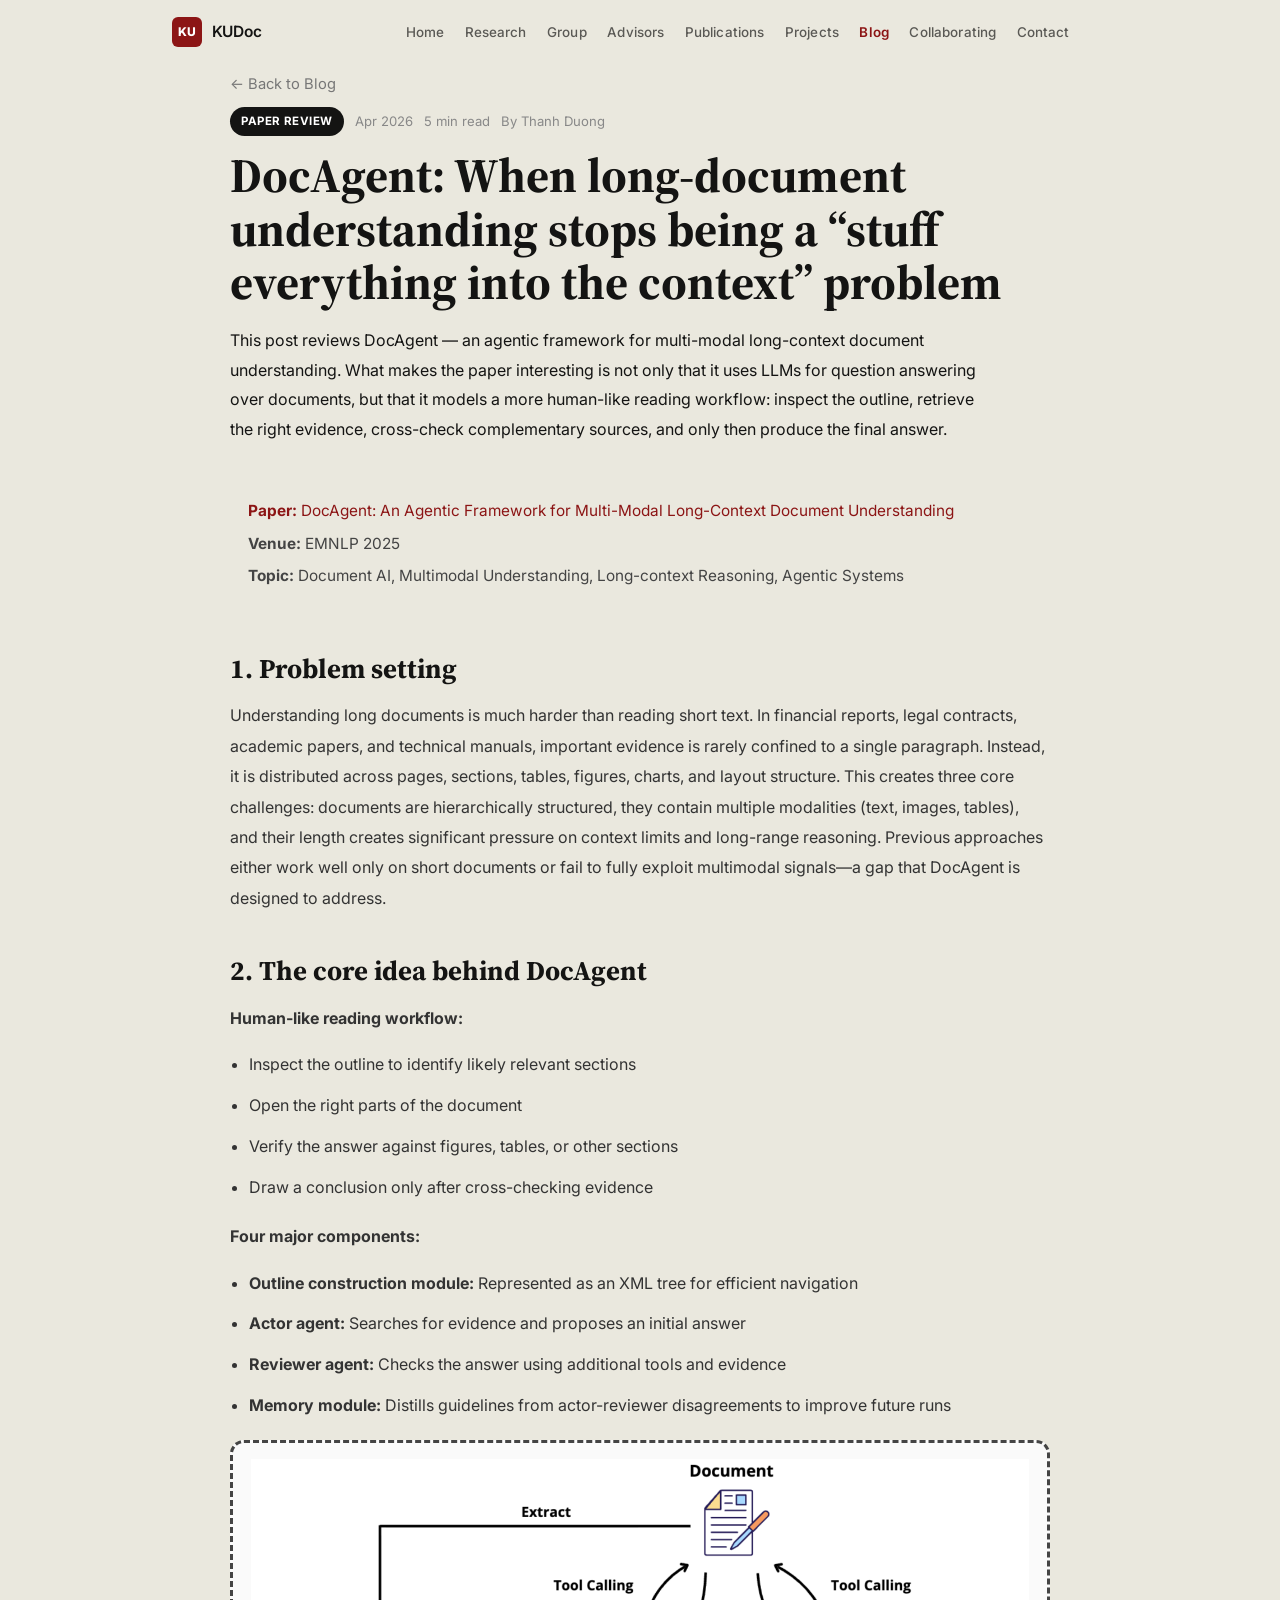
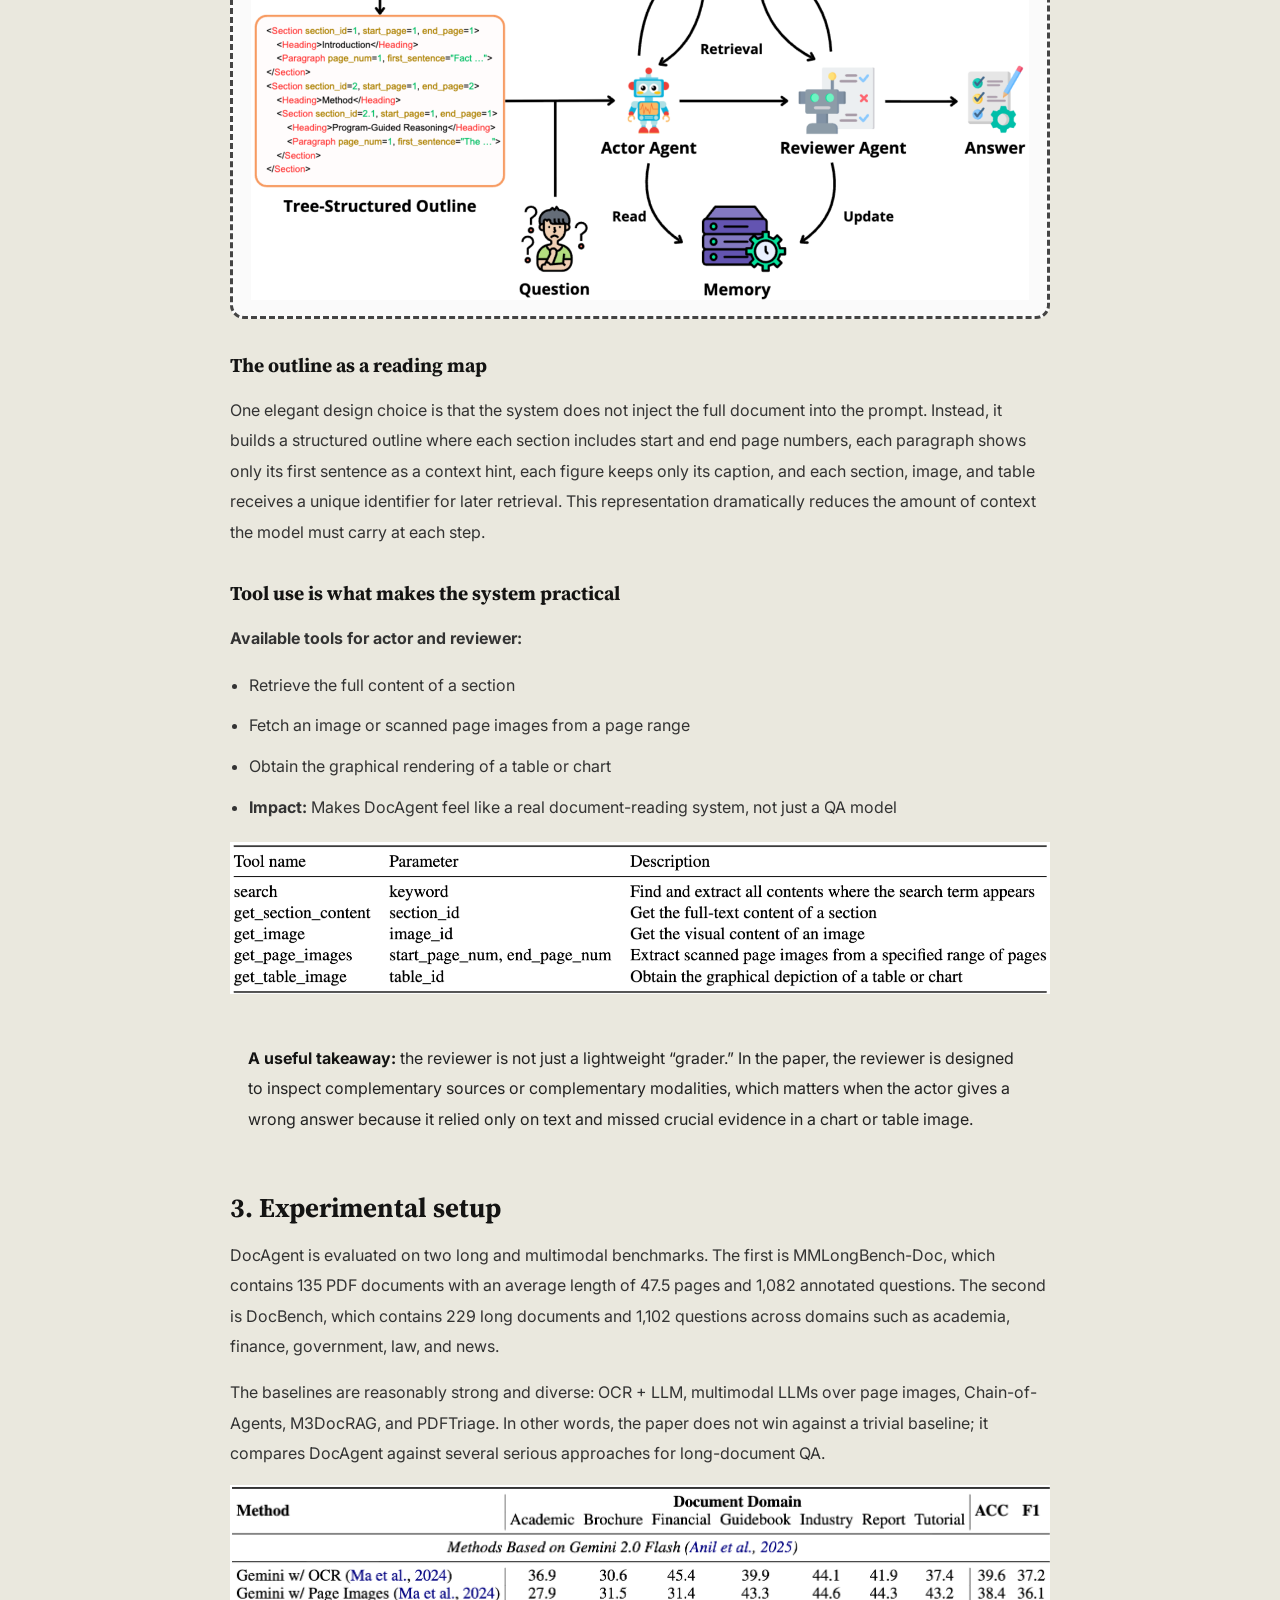
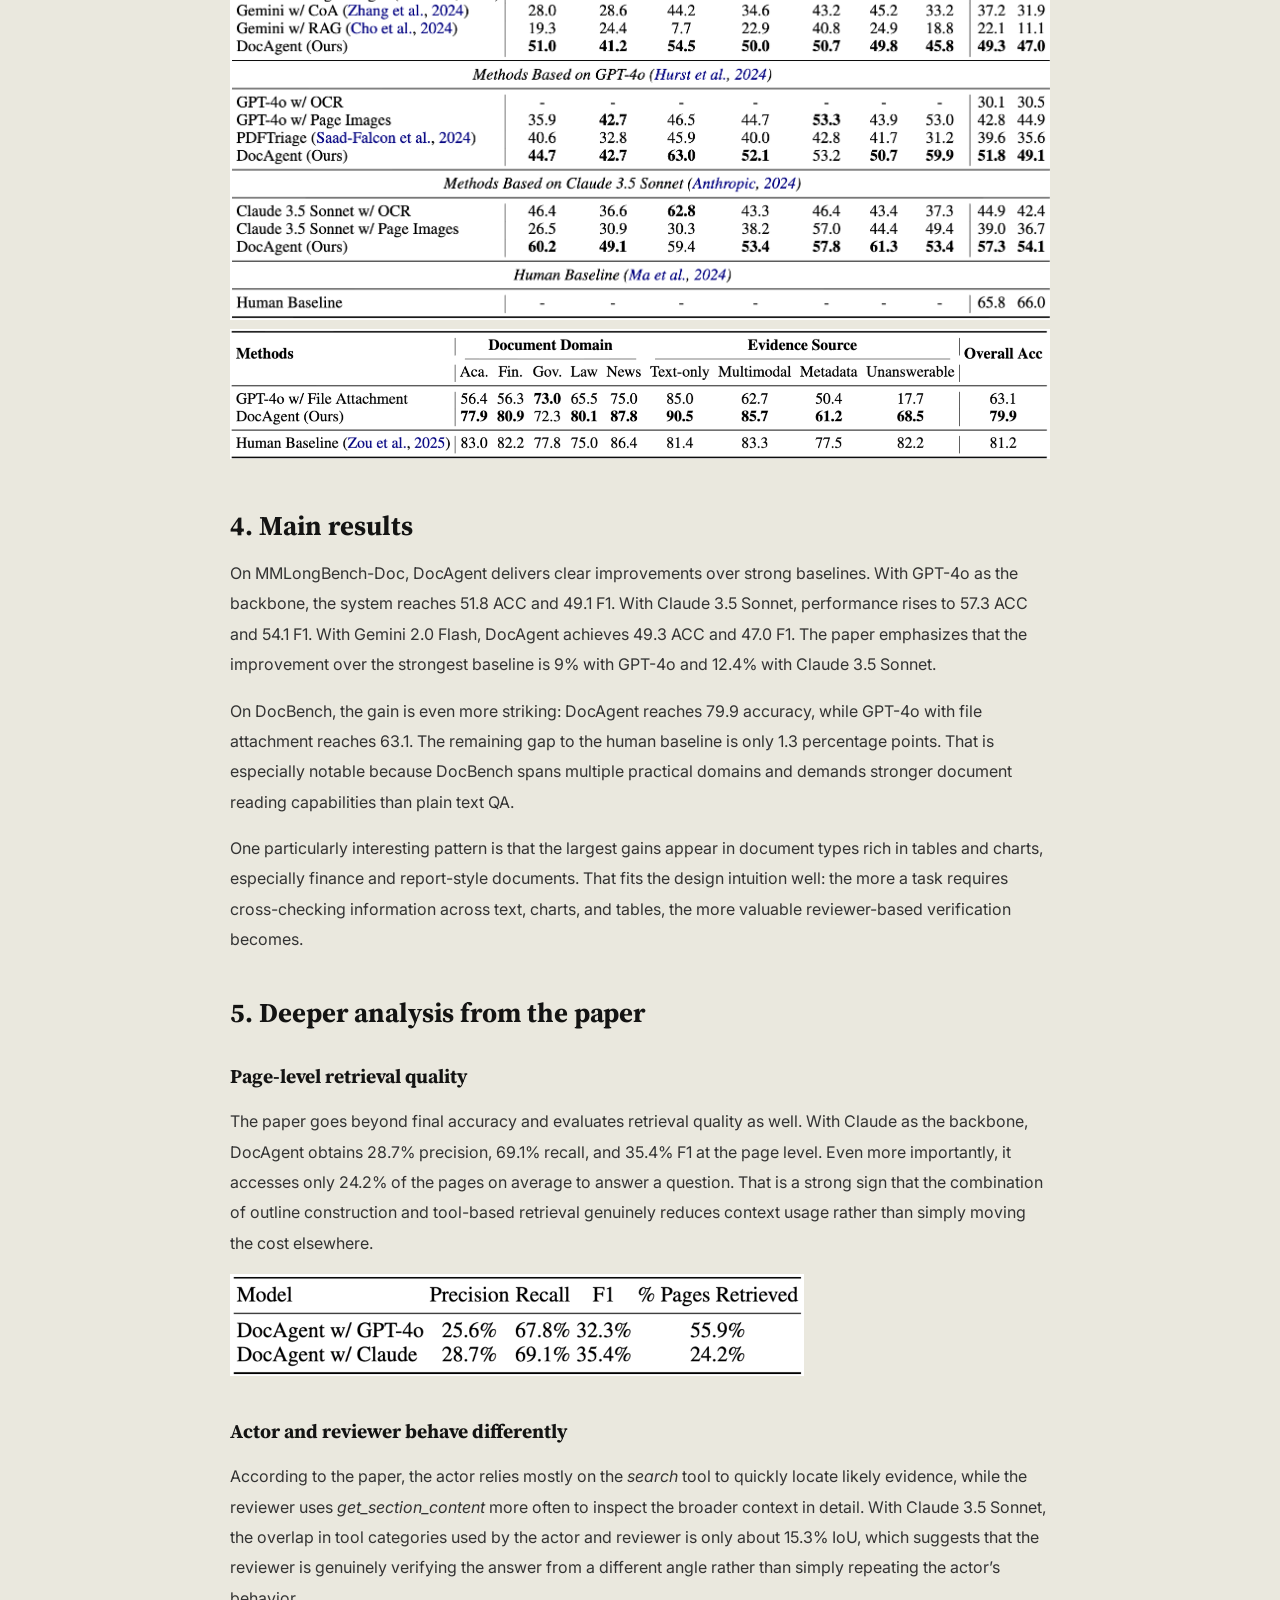
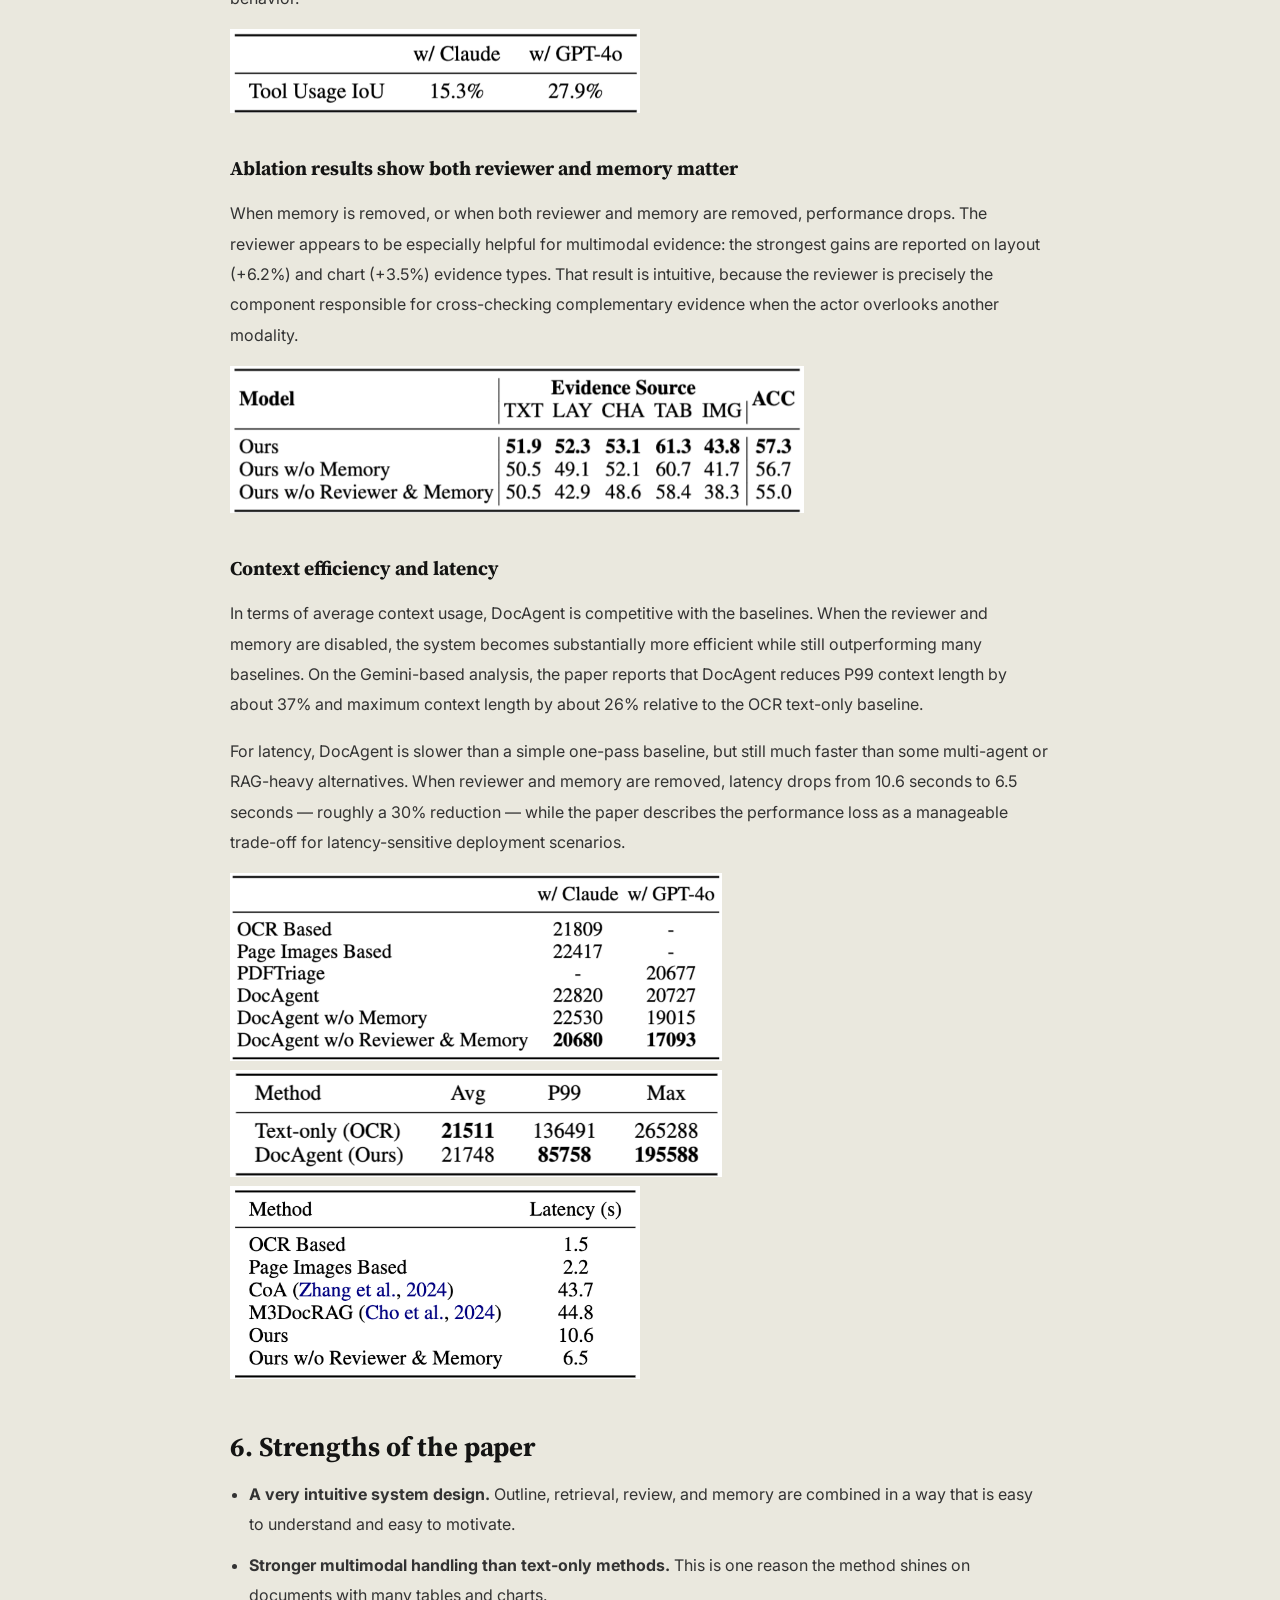
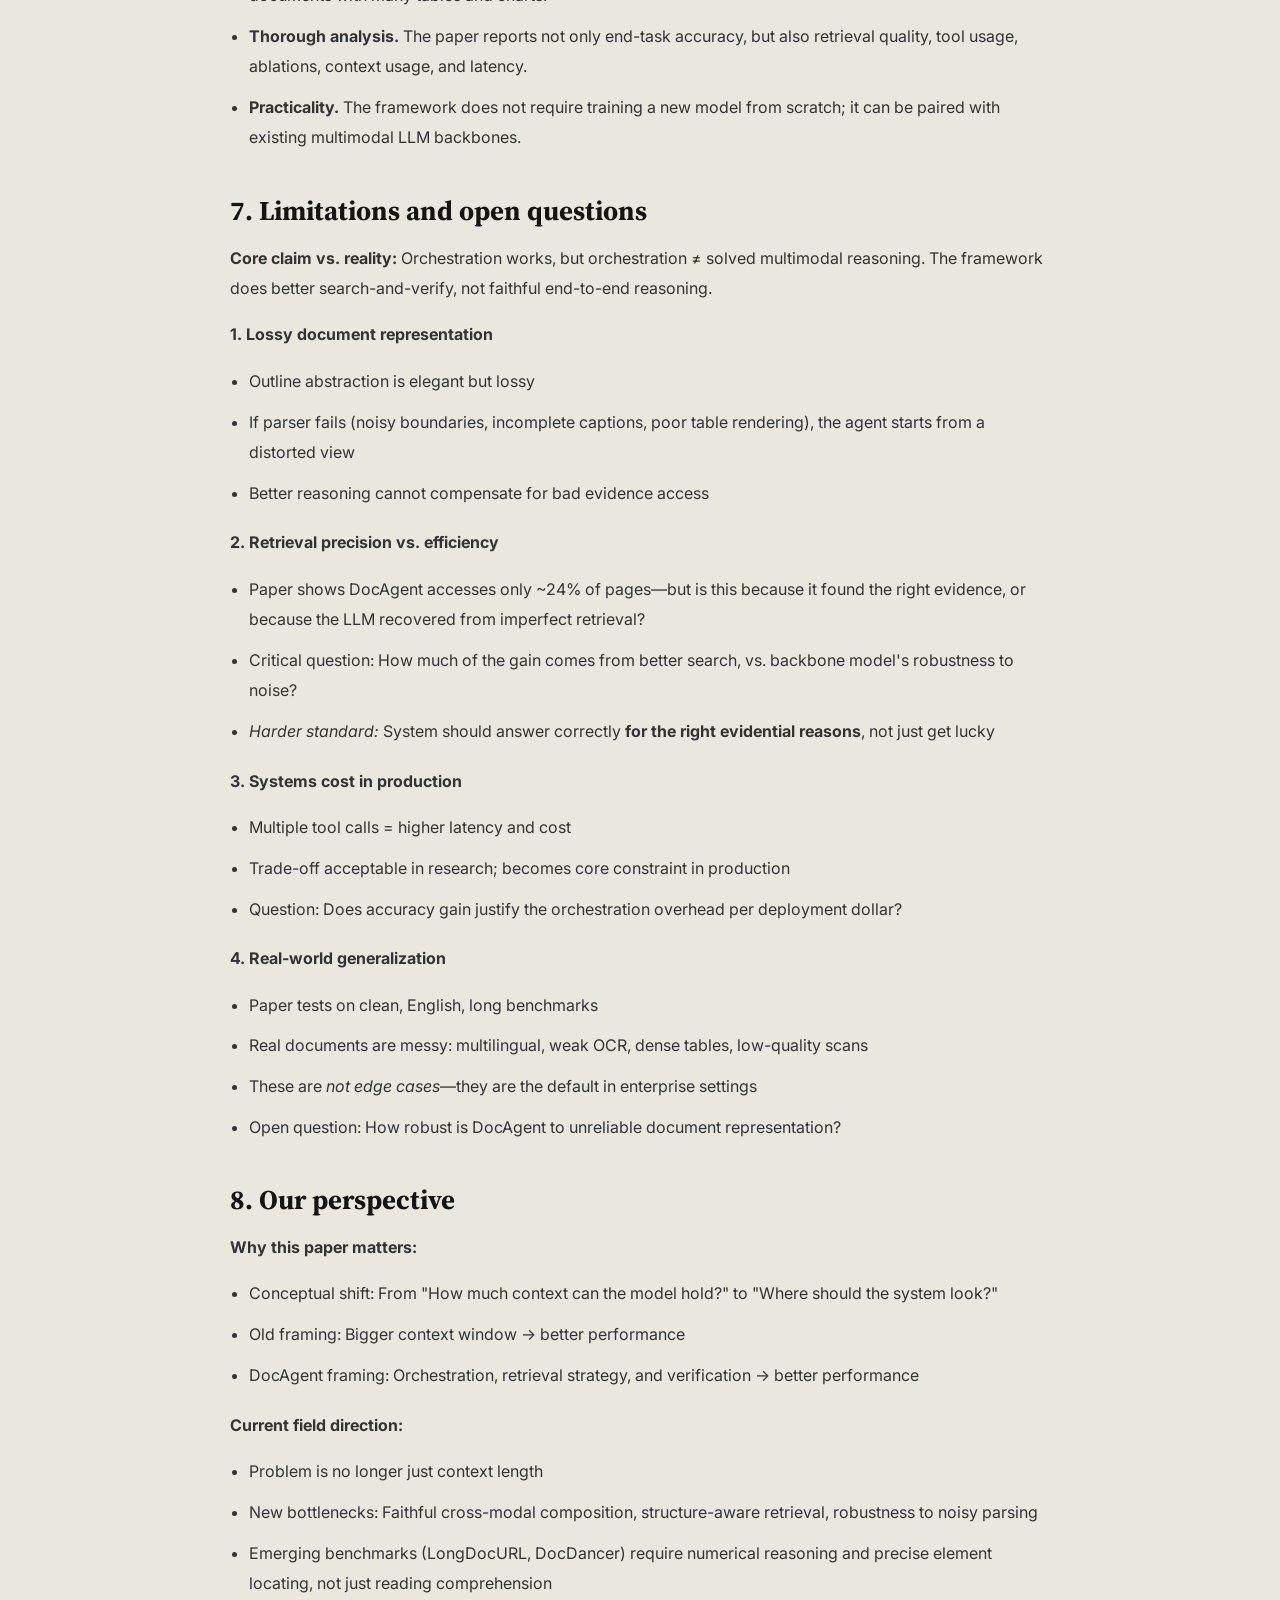
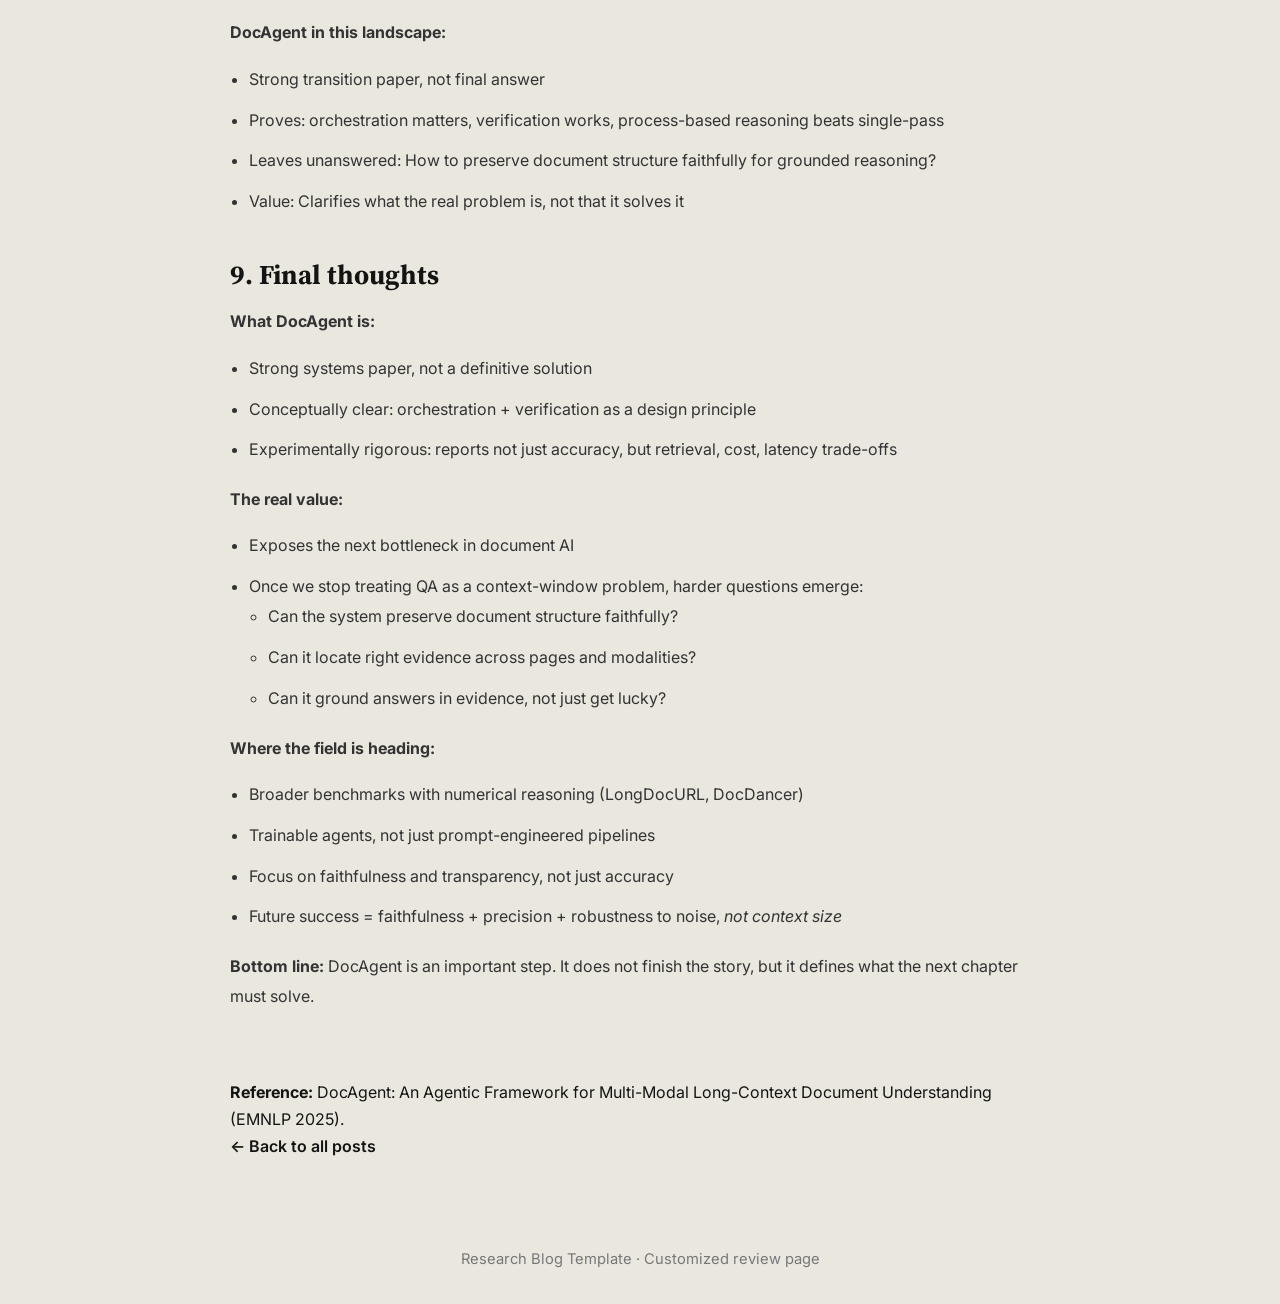
<file: blogs/blog-DocAgent.html>
<!DOCTYPE html>
<html lang="en">
<head>
  <meta charset="UTF-8" />
  <meta name="viewport" content="width=device-width, initial-scale=1.0" />
  <title>DocAgent Paper Review — Blog</title>
  <meta
    name="description"
    content="An English review of DocAgent: An Agentic Framework for Multi-Modal Long-Context Document Understanding."
  />
  <meta name="description" content="Research insights, updates, and notes from KUDoc, the Document AI research team at Korea University NLP&AI Lab." />
  <link rel="stylesheet" href="../style.css" />
  <link rel="preconnect" href="https://fonts.googleapis.com" />
  <link rel="preconnect" href="https://fonts.gstatic.com" crossorigin />
  <link href="https://fonts.googleapis.com/css2?family=Inter:wght@300;400;500;600;700;800&family=Source+Serif+4:ital,opsz,wght@0,8..60,400;0,8..60,600;0,8..60,700;1,8..60,400;1,8..60,600;1,8..60,700&display=swap" rel="stylesheet" />

  <link rel="preconnect" href="https://fonts.googleapis.com" />
  <link rel="preconnect" href="https://fonts.gstatic.com" crossorigin />

  <style>
    blog-header {
      max-width: 760px;
      margin-bottom: 2rem;
    }

    .blog-header p {
      margin: .75rem 0 0;
      color: #666;
      font-size: .98rem;
      line-height: 1.7;
    }

    .blog-list {
      display: grid;
      gap: 1rem;
      margin-top: 2rem;
    }

    .blog-card {
      background: #fff;
      border: 1px solid rgba(20,20,19,.08);
      border-radius: 12px;
      padding: 1.3rem 1.4rem;
      transition: box-shadow .2s ease, transform .2s ease;
    }

    .blog-card:hover {
      box-shadow: 0 8px 24px rgba(20,20,19,.08);
      transform: translateY(-2px);
    }

    .blog-meta {
      font-size: .82rem;
      color: #888;
      margin-bottom: .55rem;
    }

    .blog-title {
      margin: 0 0 .55rem;
      font-family: 'Source Serif 4', serif;
      font-size: 1.28rem;
      font-weight: 700;
      line-height: 1.35;
    }

    .blog-title a {
      color: var(--primary);
      text-decoration: none;
    }

    .blog-title a:hover {
      text-decoration: underline;
    }

    .blog-excerpt {
      margin: 0;
      color: #555;
      font-size: .94rem;
      line-height: 1.7;
    }

    .article-page {
      padding-top: 3.5rem;
      padding-bottom: 4rem;
    }

    .article-wrap {
      max-width: 820px;
      margin: 0 auto;
    }

    .article-back {
      display: inline-block;
      margin-bottom: 1.5rem;
      color: #777;
      text-decoration: none;
      font-size: .92rem;
    }

    .article-header {
      margin-bottom: 2rem;
    }

    .article-meta {
      display: flex;
      flex-wrap: wrap;
      gap: .7rem;
      align-items: center;
      font-size: .82rem;
      color: #888;
      margin-bottom: .8rem;
    }

    .article-tag {
      display: inline-block;
      background: var(--primary);
      color: #fff;
      border-radius: 999px;
      padding: .3rem .7rem;
      font-size: .72rem;
      font-weight: 700;
      letter-spacing: .04em;
      text-transform: uppercase;
    }

    .article-title {
      margin: 0 0 1rem;
      font-family: 'Source Serif 4', serif;
      font-size: clamp(2rem, 4vw, 3rem);
      line-height: 1.12;
      color: var(--text);
    }

    .article-subtitle {
      margin: 0;
      color: var(--muted);
      font-size: 1rem;
      line-height: 1.85;
      max-width: 760px;
    }

    .article-highlight,
    .article-paper,
    .article-note,
    .article-placeholder {
      background: var(--white);
      border: 1px solid var(--line);
      border-radius: 14px;
      padding: 1rem 1.15rem;
    }

    .article-highlight {
      border-left: 4px solid var(--primary);
      margin: 2rem 0;
      color: #444;
      line-height: 1.8;
    }

    .article-paper {
      margin: 2rem 0;
    }

    .article-paper p {
      margin: .3rem 0;
      color: #444;
      font-size: .96rem;
      line-height: 1.8;
    }

    .article-content {
      color: #222;
      font-size: 1rem;
      line-height: 1.9;
    }

    .article-content h2 {
      margin: 2.5rem 0 .9rem;
      font-family: 'Source Serif 4', serif;
      font-size: 1.7rem;
      color: var(--text);
      line-height: 1.3;
    }

    .article-content h3 {
      margin: 1.75rem 0 .7rem;
      font-family: 'Source Serif 4', serif;
      font-size: 1.22rem;
      color: var(--text);
    }

    .article-content p {
      margin: 0 0 1rem;
      color: #333;
    }

    .article-content ul {
      margin: 0 0 1.2rem 1.2rem;
      padding: 0;
    }

    .article-content li {
      margin-bottom: .65rem;
      color: #333;
    }

    .article-note {
      background: var(--soft);
      margin: 1.5rem 0;
    }

    .article-note strong {
      color: var(--primary);
    }

    .article-placeholder {
      margin: 1.2rem 0 1.6rem;
      text-align: center;
      font-weight: 700;
      color: #444;
      background: #fafafa;
      min-height: 92px;
      display: grid;
      place-items: center;
      border-style: dashed;
    }

    .article-footer {
      margin-top: 3rem;
      padding-top: 1.2rem;
      border-top: 1px solid var(--line);
      color: var(--muted);
    }

    .article-footer a {
      color: var(--primary);
      text-decoration: none;
      font-weight: 600;
    }

    footer {
      border-top: 1px solid var(--line);
      padding: 1.4rem 0 2rem;
      color: #777;
      text-align: center;
      font-size: .92rem;
    }

    @media (max-width: 860px) {
      .nav-links {
        display: none;
      }
    }

    @media (max-width: 640px) {
      .article-page {
        padding-top: 2.5rem;
      }

      .article-title {
        font-size: 2rem;
      }

      .article-content {
        font-size: .98rem;
      }
    }
  </style>
</head>
<body>

    <!-- ===== NAVIGATION ===== -->
    <nav id="navbar">
    <div class="nav-inner">
        <a href="../index.html" class="nav-logo">
        <div class="nav-logo-mark">KU</div>
        <span class="nav-name">KUDoc</span>
        </a>
        <ul class="nav-links">
        <li><a href="../index.html">Home</a></li>
        <li><a href="../index.html#research">Research</a></li>
        <li><a href="../index.html#team">Group</a></li>
        <li><a href="../faculty.html">Advisors</a></li>
        <li><a href="../index.html#publications">Publications</a></li>
        <li><a href="../index.html#projects">Projects</a></li>
        <li><a href="../blog.html" class="nav-active">Blog</a></li>
        <li><a href="../index.html#institutions">Collaborating</a></li>
        <li><a href="../index.html#contact">Contact</a></li>
        </ul>
    </div>
    </nav>

  <section class="article-page">
    <div class="container">
      <div class="article-wrap">

        <a href="../blog.html" class="article-back" style="margin-bottom: 10px; margin-top: 1rem;">← Back to Blog</a>

        <header class="article-header">
          <div class="article-meta">
            <span class="article-tag">Paper Review</span>
            <span>Apr 2026</span>
            <span>5 min read</span>
            <span>By Thanh Duong</span>
          </div>

          <h1 class="article-title">
            DocAgent: When long-document understanding stops being a “stuff everything into the context” problem
          </h1>

          <p class="article-subtitle">
            This post reviews DocAgent — an agentic framework for multi-modal long-context document understanding.
            What makes the paper interesting is not only that it uses LLMs for question answering over documents,
            but that it models a more human-like reading workflow: inspect the outline, retrieve the right evidence,
            cross-check complementary sources, and only then produce the final answer.
          </p>
        </header>

        <div class="article-paper">
          <p><a href="https://aclanthology.org/2025.emnlp-main.893/" target="_blank"><strong>Paper:</strong> DocAgent: An Agentic Framework for Multi-Modal Long-Context Document Understanding</a></p>
          <p><strong>Venue:</strong> EMNLP 2025</p>
          <p><strong>Topic:</strong> Document AI, Multimodal Understanding, Long-context Reasoning, Agentic Systems</p>
        </div>

        <article class="article-content">
          <h2>1. Problem setting</h2>
          <p>
            Understanding long documents is much harder than reading short text. In financial reports, legal contracts, academic papers, and technical manuals, important evidence is rarely confined to a single paragraph. Instead, it is distributed across pages, sections, tables, figures, charts, and layout structure. This creates three core challenges: documents are hierarchically structured, they contain multiple modalities (text, images, tables), and their length creates significant pressure on context limits and long-range reasoning. Previous approaches either work well only on short documents or fail to fully exploit multimodal signals—a gap that DocAgent is designed to address.
          </p>

          <h2>2. The core idea behind DocAgent</h2>
          <p><strong>Human-like reading workflow:</strong></p>
          <ul>
            <li>Inspect the outline to identify likely relevant sections</li>
            <li>Open the right parts of the document</li>
            <li>Verify the answer against figures, tables, or other sections</li>
            <li>Draw a conclusion only after cross-checking evidence</li>
          </ul>
          <p><strong>Four major components:</strong></p>
          <ul>
            <li><strong>Outline construction module:</strong> Represented as an XML tree for efficient navigation</li>
            <li><strong>Actor agent:</strong> Searches for evidence and proposes an initial answer</li>
            <li><strong>Reviewer agent:</strong> Checks the answer using additional tools and evidence</li>
            <li><strong>Memory module:</strong> Distills guidelines from actor-reviewer disagreements to improve future runs</li>
          </ul>

          <div class="article-placeholder"><img style="width: 100%;" src="images/figure1_docagent.png" alt="DocAgent Architecture" /></div>

          <h3>The outline as a reading map</h3>
          <p>
            One elegant design choice is that the system does not inject the full document into the prompt. Instead, it builds a structured outline where each section includes start and end page numbers, each paragraph shows only its first sentence as a context hint, each figure keeps only its caption, and each section, image, and table receives a unique identifier for later retrieval. This representation dramatically reduces the amount of context the model must carry at each step.
          </p>

          <h3>Tool use is what makes the system practical</h3>
          <p><strong>Available tools for actor and reviewer:</strong></p>
          <ul>
            <li>Retrieve the full content of a section</li>
            <li>Fetch an image or scanned page images from a page range</li>
            <li>Obtain the graphical rendering of a table or chart</li>
            <li><strong>Impact:</strong> Makes DocAgent feel like a real document-reading system, not just a QA model</li>
          </ul>

          <img style="width: 100%;" src="images/table1_docagent.png" alt="DocAgent Table 1" />

          <div class="article-note">
            <strong>A useful takeaway:</strong> the reviewer is not just a lightweight “grader.”
            In the paper, the reviewer is designed to inspect complementary sources or complementary modalities,
            which matters when the actor gives a wrong answer because it relied only on text and missed crucial evidence
            in a chart or table image.
          </div>

          <h2>3. Experimental setup</h2>
          <p>
            DocAgent is evaluated on two long and multimodal benchmarks. The first is MMLongBench-Doc,
            which contains 135 PDF documents with an average length of 47.5 pages and 1,082 annotated questions.
            The second is DocBench, which contains 229 long documents and 1,102 questions across domains such as
            academia, finance, government, law, and news.
          </p>
          <p>
            The baselines are reasonably strong and diverse: OCR + LLM, multimodal LLMs over page images,
            Chain-of-Agents, M3DocRAG, and PDFTriage. In other words, the paper does not win against a trivial baseline;
            it compares DocAgent against several serious approaches for long-document QA.
          </p>

          <img style="width: 100%;" src="images/table2_docagent.png" alt="DocAgent Table 2" />
          <img style="width: 100%;" src="images/table3_docagent.png" alt="DocAgent Table 3" />

          <h2>4. Main results</h2>
          <p>
            On MMLongBench-Doc, DocAgent delivers clear improvements over strong baselines. With GPT-4o as the backbone,
            the system reaches 51.8 ACC and 49.1 F1. With Claude 3.5 Sonnet, performance rises to 57.3 ACC and 54.1 F1.
            With Gemini 2.0 Flash, DocAgent achieves 49.3 ACC and 47.0 F1. The paper emphasizes that the improvement over
            the strongest baseline is 9% with GPT-4o and 12.4% with Claude 3.5 Sonnet.
          </p>
          <p>
            On DocBench, the gain is even more striking: DocAgent reaches 79.9 accuracy, while GPT-4o with file attachment
            reaches 63.1. The remaining gap to the human baseline is only 1.3 percentage points. That is especially notable
            because DocBench spans multiple practical domains and demands stronger document reading capabilities than plain
            text QA.
          </p>
          <p>
            One particularly interesting pattern is that the largest gains appear in document types rich in tables and charts,
            especially finance and report-style documents. That fits the design intuition well: the more a task requires
            cross-checking information across text, charts, and tables, the more valuable reviewer-based verification becomes.
          </p>

          <h2>5. Deeper analysis from the paper</h2>

          <h3>Page-level retrieval quality</h3>
          <p>
            The paper goes beyond final accuracy and evaluates retrieval quality as well. With Claude as the backbone,
            DocAgent obtains 28.7% precision, 69.1% recall, and 35.4% F1 at the page level. Even more importantly,
            it accesses only 24.2% of the pages on average to answer a question. That is a strong sign that the combination
            of outline construction and tool-based retrieval genuinely reduces context usage rather than simply moving the cost
            elsewhere.
          </p>

          <img style="width: 70%;" src="images/table4_docagent.png" alt="DocAgent Table 4" />

          <h3>Actor and reviewer behave differently</h3>
          <p>
            According to the paper, the actor relies mostly on the <em>search</em> tool to quickly locate likely evidence,
            while the reviewer uses <em>get_section_content</em> more often to inspect the broader context in detail.
            With Claude 3.5 Sonnet, the overlap in tool categories used by the actor and reviewer is only about 15.3% IoU,
            which suggests that the reviewer is genuinely verifying the answer from a different angle rather than simply
            repeating the actor’s behavior.
          </p>

          <img style="width: 50%;" src="images/table5_docagent.png" alt="DocAgent Table 5" />

          <h3>Ablation results show both reviewer and memory matter</h3>
          <p>
            When memory is removed, or when both reviewer and memory are removed, performance drops. The reviewer appears
            to be especially helpful for multimodal evidence: the strongest gains are reported on layout (+6.2%) and chart (+3.5%)
            evidence types. That result is intuitive, because the reviewer is precisely the component responsible for cross-checking
            complementary evidence when the actor overlooks another modality.
          </p>

          <img style="width: 70%;" src="images/table6_docagent.png" alt="DocAgent Table 6" />

          <h3>Context efficiency and latency</h3>
          <p>
            In terms of average context usage, DocAgent is competitive with the baselines. When the reviewer and memory are disabled,
            the system becomes substantially more efficient while still outperforming many baselines. On the Gemini-based analysis,
            the paper reports that DocAgent reduces P99 context length by about 37% and maximum context length by about 26%
            relative to the OCR text-only baseline.
          </p>
          <p>
            For latency, DocAgent is slower than a simple one-pass baseline, but still much faster than some multi-agent or RAG-heavy
            alternatives. When reviewer and memory are removed, latency drops from 10.6 seconds to 6.5 seconds — roughly a 30% reduction —
            while the paper describes the performance loss as a manageable trade-off for latency-sensitive deployment scenarios.
          </p>

          <img style="width: 60%;" src="images/table7_docagent.png" alt="DocAgent Table 7" />
          <img style="width: 60%;" src="images/table8_docagent.png" alt="DocAgent Table 8" />
          <img style="width: 50%;" src="images/table9_docagent.png" alt="DocAgent Table 9" />

          <h2>6. Strengths of the paper</h2>
          <ul>
            <li><strong>A very intuitive system design.</strong> Outline, retrieval, review, and memory are combined in a way that is easy to understand and easy to motivate.</li>
            <li><strong>Stronger multimodal handling than text-only methods.</strong> This is one reason the method shines on documents with many tables and charts.</li>
            <li><strong>Thorough analysis.</strong> The paper reports not only end-task accuracy, but also retrieval quality, tool usage, ablations, context usage, and latency.</li>
            <li><strong>Practicality.</strong> The framework does not require training a new model from scratch; it can be paired with existing multimodal LLM backbones.</li>
          </ul>

          <h2>7. Limitations and open questions</h2>
          <p>
            <strong>Core claim vs. reality:</strong> Orchestration works, but orchestration ≠ solved multimodal reasoning. The framework does better search-and-verify, not faithful end-to-end reasoning.
          </p>
          <p><strong>1. Lossy document representation</strong></p>
          <ul>
            <li>Outline abstraction is elegant but lossy</li>
            <li>If parser fails (noisy boundaries, incomplete captions, poor table rendering), the agent starts from a distorted view</li>
            <li>Better reasoning cannot compensate for bad evidence access</li>
          </ul>
          <p><strong>2. Retrieval precision vs. efficiency</strong></p>
          <ul>
            <li>Paper shows DocAgent accesses only ~24% of pages—but is this because it found the right evidence, or because the LLM recovered from imperfect retrieval?</li>
            <li>Critical question: How much of the gain comes from better search, vs. backbone model's robustness to noise?</li>
            <li><em>Harder standard:</em> System should answer correctly <strong>for the right evidential reasons</strong>, not just get lucky</li>
          </ul>
          <p><strong>3. Systems cost in production</strong></p>
          <ul>
            <li>Multiple tool calls = higher latency and cost</li>
            <li>Trade-off acceptable in research; becomes core constraint in production</li>
            <li>Question: Does accuracy gain justify the orchestration overhead per deployment dollar?</li>
          </ul>
          <p><strong>4. Real-world generalization</strong></p>
          <ul>
            <li>Paper tests on clean, English, long benchmarks</li>
            <li>Real documents are messy: multilingual, weak OCR, dense tables, low-quality scans</li>
            <li>These are <em>not edge cases</em>—they are the default in enterprise settings</li>
            <li>Open question: How robust is DocAgent to unreliable document representation?</li>
          </ul>

          <h2>8. Our perspective</h2>
          <p><strong>Why this paper matters:</strong></p>
          <ul>
            <li>Conceptual shift: From "How much context can the model hold?" to "Where should the system look?"</li>
            <li>Old framing: Bigger context window → better performance</li>
            <li>DocAgent framing: Orchestration, retrieval strategy, and verification → better performance</li>
          </ul>
          <p><strong>Current field direction:</strong></p>
          <ul>
            <li>Problem is no longer just context length</li>
            <li>New bottlenecks: Faithful cross-modal composition, structure-aware retrieval, robustness to noisy parsing</li>
            <li>Emerging benchmarks (LongDocURL, DocDancer) require numerical reasoning and precise element locating, not just reading comprehension</li>
          </ul>
          <p><strong>DocAgent in this landscape:</strong></p>
          <ul>
            <li>Strong transition paper, not final answer</li>
            <li>Proves: orchestration matters, verification works, process-based reasoning beats single-pass</li>
            <li>Leaves unanswered: How to preserve document structure faithfully for grounded reasoning?</li>
            <li>Value: Clarifies what the real problem is, not that it solves it</li>
          </ul>

          <h2>9. Final thoughts</h2>
          <p><strong>What DocAgent is:</strong></p>
          <ul>
            <li>Strong systems paper, not a definitive solution</li>
            <li>Conceptually clear: orchestration + verification as a design principle</li>
            <li>Experimentally rigorous: reports not just accuracy, but retrieval, cost, latency trade-offs</li>
          </ul>
          <p><strong>The real value:</strong></p>
          <ul>
            <li>Exposes the next bottleneck in document AI</li>
            <li>Once we stop treating QA as a context-window problem, harder questions emerge:
              <ul>
                <li>Can the system preserve document structure faithfully?</li>
                <li>Can it locate right evidence across pages and modalities?</li>
                <li>Can it ground answers in evidence, not just get lucky?</li>
              </ul>
            </li>
          </ul>
          <p><strong>Where the field is heading:</strong></p>
          <ul>
            <li>Broader benchmarks with numerical reasoning (LongDocURL, DocDancer)</li>
            <li>Trainable agents, not just prompt-engineered pipelines</li>
            <li>Focus on faithfulness and transparency, not just accuracy</li>
            <li>Future success = faithfulness + precision + robustness to noise, <em>not context size</em></li>
          </ul>
          <p><strong>Bottom line:</strong> DocAgent is an important step. It does not finish the story, but it defines what the next chapter must solve.</p>
        </article>

        <div class="article-footer">
          <p><strong>Reference:</strong> DocAgent: An Agentic Framework for Multi-Modal Long-Context Document Understanding (EMNLP 2025).</p>
          <a href="../blog.html">← Back to all posts</a>
        </div>

      </div>
    </div>
  </section>

  <footer>
    Research Blog Template · Customized review page
  </footer>
  <script>
    const navbar = document.getElementById('navbar');
    window.addEventListener('scroll', () => {
        navbar.classList.toggle('scrolled', window.scrollY > 10);
    });
  </script>
</body>
</html>
</file>
<file: style.css>
/* ===== RESET & BASE ===== */
*, *::before, *::after { box-sizing: border-box; margin: 0; padding: 0; }

:root {
  --primary:       #141413;
  --primary-soft:  #30302e;
  --accent:        #8c1515;
  --accent-light:  #f5eaea;
  --accent-mid:    #a83030;
  --cream:         #eae8de;
  --cream-dark:    #dedad0;
  --text:          #141413;
  --text-muted:    #5a5955;
  --border:        rgba(20, 20, 19, 0.14);
  --border-strong: rgba(20, 20, 19, 0.28);
  --bg:            #eae8de;
  --bg-card:       #f3f1e9;
  --bg-white:      #faf9f5;
  --radius:        10px;
  --shadow:        0 1px 3px rgba(20,20,19,0.07);
  --shadow-md:     0 4px 20px rgba(20,20,19,0.10);
}

html { scroll-behavior: smooth; }

body {
  font-family: 'Inter', -apple-system, BlinkMacSystemFont, 'Segoe UI', sans-serif;
  color: var(--text);
  background: var(--bg);
  line-height: 1.7;
  font-size: clamp(0.9rem, 1vw + 0.5rem, 1rem);
  -webkit-font-smoothing: antialiased;
  -moz-osx-font-smoothing: grayscale;
}

a { color: var(--accent); text-decoration: none; }
a:hover { text-decoration: underline; }

:focus-visible {
  outline: 2px solid var(--accent);
  outline-offset: 2px;
  border-radius: 3px;
}

/* Keep anchor targets clear of the fixed navbar. */
section[id], .pub-card[id] { scroll-margin-top: 84px; }

@media (prefers-reduced-motion: reduce) {
  html { scroll-behavior: auto; }
  *, *::before, *::after {
    animation-duration: 0.01ms !important;
    animation-iteration-count: 1 !important;
    transition-duration: 0.01ms !important;
  }
}

/* ===== NAVBAR ===== */
#navbar {
  position: fixed;
  top: 0; left: 0; right: 0;
  z-index: 100;
  background: rgba(234, 232, 222, 0.9);
  backdrop-filter: blur(12px);
  border-bottom: 1px solid transparent;
  transition: border-color 0.2s, box-shadow 0.2s;
}
#navbar.scrolled {
  border-bottom-color: var(--border);
  box-shadow: 0 1px 8px rgba(20,20,19,0.08);
}
.nav-inner {
  max-width: 1000px;
  margin: 0 auto;
  padding: 0 2rem;
  height: 64px;
  display: flex;
  align-items: center;
  gap: clamp(1.2rem, 2vw, 1.9rem);
}
.nav-logo {
  display: flex;
  align-items: center;
  gap: 0.6rem;
  text-decoration: none;
}
.nav-logo-mark {
  width: 30px;
  height: 30px;
  border-radius: 6px;
  background: var(--accent);
  display: flex;
  align-items: center;
  justify-content: center;
  color: #fff;
  font-weight: 800;
  font-size: 0.75rem;
  letter-spacing: -0.02em;
  flex-shrink: 0;
}
.nav-name {
  font-weight: 600;
  font-size: 0.97rem;
  color: var(--primary);
  white-space: nowrap;
  letter-spacing: -0.01em;
}
.nav-links {
  display: flex;
  gap: clamp(0.9rem, 1.6vw, 1.35rem);
  list-style: none;
  margin-left: auto;
  margin-right: min(3rem, 3vw);
}
.nav-links a {
  font-size: 0.84rem;
  color: var(--text-muted);
  font-weight: 500;
  transition: color 0.15s;
  letter-spacing: 0.01em;
}
.nav-links a:hover { color: var(--primary); text-decoration: none; }
.nav-active { color: var(--accent) !important; font-weight: 600 !important; }

.nav-toggle {
  display: none;
  margin-left: auto;
  width: 38px;
  height: 38px;
  padding: 0;
  border: 1px solid var(--border);
  border-radius: 7px;
  background: transparent;
  cursor: pointer;
  flex-direction: column;
  align-items: center;
  justify-content: center;
  gap: 4px;
  transition: background 0.15s, border-color 0.15s;
}
.nav-toggle:hover { background: rgba(20,20,19,0.05); border-color: var(--border-strong); }
.nav-toggle span {
  display: block;
  width: 17px;
  height: 1.5px;
  background: var(--primary);
  border-radius: 1px;
  transition: transform 0.22s ease, opacity 0.16s ease;
}
.nav-toggle[aria-expanded="true"] span:nth-child(1) { transform: translateY(5.5px) rotate(45deg); }
.nav-toggle[aria-expanded="true"] span:nth-child(2) { opacity: 0; }
.nav-toggle[aria-expanded="true"] span:nth-child(3) { transform: translateY(-5.5px) rotate(-45deg); }

/* ===== SECTIONS ===== */
section { padding: 6rem 2rem; }
.container { max-width: 1000px; margin: 0 auto; }
.section-alt { background: var(--bg-card); }

.section-eyebrow {
  font-family: 'Inter', sans-serif;
  font-size: 0.7rem;
  font-weight: 600;
  letter-spacing: 0.12em;
  text-transform: uppercase;
  color: var(--text-muted);
  margin-bottom: 0.9rem;
}
.section-title {
  font-family: 'Source Serif 4', Georgia, 'Times New Roman', serif;
  font-size: clamp(1.6rem, 3vw, 2.2rem);
  font-weight: 700;
  color: var(--primary);
  margin-bottom: 2.5rem;
  line-height: 1.15;
  letter-spacing: -0.025em;
}

/* ===== HERO ===== */
.hero {
  padding-top: 8rem;
  padding-bottom: 6rem;
  background: var(--cream);
  border-bottom: 1px solid var(--border);
}
.hero-inner {
  max-width: 1000px;
  margin: 0 auto;
  display: grid;
  grid-template-columns: 1fr 300px;
  gap: 4rem;
  align-items: start;
}
.hero-left { min-width: 0; }

/* ===== TIMELINE ===== */
.hero-timeline { padding-top: 0.4rem; }

/* Centered over the timeline track at 50% of .hero-timeline */
.timeline-heading { margin-bottom: 1.2rem; text-align: center; }

.tl-heading-title {
  font-family: 'Source Serif 4', Georgia, serif;
  font-size: 1rem;
  font-weight: 700;
  color: var(--primary);
  letter-spacing: -0.01em;
  margin-bottom: 0.5rem;
}

.tl-icon {
  font-size: 0.7rem;
  vertical-align: middle;
  opacity: 0.75;
}

.timeline {
  position: relative;
}

/* Centered gray track */
.tl-track {
  position: absolute;
  left: 50%;
  transform: translateX(-50%);
  top: 0;
  bottom: 0;
  width: 1px;
  background: var(--border);
  overflow: hidden;
}

/* Animated red fill */
.tl-fill {
  position: absolute;
  top: 0; left: 0; right: 0;
  height: 0;
  background: var(--accent);
  transition: height 0.5s cubic-bezier(0.4, 0, 0.2, 1);
}

/* Each item: 3-column grid — content | dot | content */
.tl-item {
  position: relative;
  display: grid;
  grid-template-columns: 1fr 10px 1fr;
  gap: 0 0.6rem;
  align-items: start;
  margin-bottom: 1.4rem;
  cursor: pointer;
  border-radius: 8px;
  padding: 0.35rem 0.35rem;
  transition: background 0.18s;
  opacity: 0;
  transform: translateY(6px);
}
.tl-item.tl-item--visible {
  opacity: 1;
  transform: translateY(0);
  transition: opacity 0.35s ease, transform 0.35s ease, background 0.18s;
}
.tl-item:last-child { margin-bottom: 0; }
.tl-item:hover { background: rgba(20,20,19,0.04); }
.tl-item:focus-visible { background: rgba(20,20,19,0.04); }

/* ── Left items (projects): body LEFT, dot CENTER ── */
.tl-item.tl-left .tl-body {
  grid-column: 1;
  grid-row: 1;
  text-align: right;
}
.tl-item.tl-left .tl-dot {
  grid-column: 2;
  grid-row: 1;
}

/* ── Right items (papers): dot CENTER, body RIGHT ── */
.tl-item.tl-right .tl-dot {
  grid-column: 2;
  grid-row: 1;
}
.tl-item.tl-right .tl-body {
  grid-column: 3;
  grid-row: 1;
  text-align: left;
}

.tl-date {
  font-family: 'Inter', sans-serif;
  font-size: 0.64rem;
  font-weight: 500;
  color: var(--text-muted);
  white-space: nowrap;
  transition: color 0.2s;
  margin-bottom: 0.1rem;
}
.tl-item--active .tl-date { color: var(--accent); font-weight: 600; }

/* Dot */
.tl-dot {
  width: 10px;
  height: 10px;
  border-radius: 50%;
  background: var(--cream-dark);
  border: 1.5px solid var(--border-strong);
  margin-top: 0.22rem;
  justify-self: center;
  transition: background 0.25s, border-color 0.25s, transform 0.25s, box-shadow 0.25s;
  position: relative;
  z-index: 1;
}
.tl-item:hover .tl-dot {
  transform: scale(1.35);
  border-color: var(--accent-mid);
}
.tl-item--active .tl-dot {
  background: var(--accent);
  border-color: var(--accent);
  transform: scale(1.2);
  box-shadow: 0 0 0 3px var(--accent-light);
  animation: tl-pulse 2s ease-in-out infinite;
}

@keyframes tl-pulse {
  0%, 100% { box-shadow: 0 0 0 3px var(--accent-light); }
  50%       { box-shadow: 0 0 0 6px rgba(140,21,21,0.08); }
}

.tl-body { min-width: 0; }

.tl-title {
  font-family: 'Source Serif 4', Georgia, serif;
  font-size: 0.85rem;
  font-weight: 600;
  color: var(--primary);
  letter-spacing: -0.01em;
  line-height: 1.2;
  margin-bottom: 0.18rem;
  transition: color 0.2s;
}
.tl-item--active .tl-title { color: var(--accent); }
.tl-item:hover:not(.tl-item--active) .tl-title { color: var(--primary-soft); }

@media (max-width: 760px) {
  .hero-inner {
    grid-template-columns: 1fr;
    gap: 2.5rem;
  }
  .hero-timeline { border-top: 1px solid var(--border); padding-top: 2rem; }
}

.hero-eyebrow {
  display: inline-flex;
  align-items: center;
  gap: 0.55rem;
  font-family: 'Inter', sans-serif;
  font-size: 0.7rem;
  font-weight: 600;
  letter-spacing: 0.12em;
  text-transform: uppercase;
  color: var(--text-muted);
  margin-bottom: 1.6rem;
}
.hero-eyebrow::before {
  content: '';
  display: inline-block;
  width: 18px;
  height: 1px;
  background: var(--accent);
}

.hero-inner h1 {
  font-family: 'Source Serif 4', Georgia, 'Times New Roman', serif;
  font-size: clamp(2.6rem, 6vw, 5rem);
  font-weight: 700;
  color: var(--primary);
  line-height: 1.08;
  letter-spacing: -0.035em;
  margin-bottom: 1.6rem;
  max-width: 760px;
}
.hero-ku {
  color: var(--accent);
  font-style: normal;
}
.hero-inner h1 em {
  font-style: italic;
  color: var(--primary);
}

.hero-subtitle {
  font-family: 'Inter', sans-serif;
  font-size: clamp(0.95rem, 1.5vw, 1.1rem);
  color: var(--text-muted);
  max-width: 540px;
  line-height: 1.8;
  margin-bottom: 2.4rem;
  font-weight: 400;
}
.hero-subtitle strong { color: var(--text); font-weight: 500; }

.hero-links { display: flex; flex-wrap: wrap; gap: 0.7rem; }

/* ===== INSTITUTIONS ===== */
.institutions-section {
  background: var(--bg-card);
}

.institutions-intro {
  max-width: 640px;
  margin-bottom: 2rem;
  color: var(--text-muted);
  line-height: 1.75;
}

.institution-subsection + .institution-subsection {
  margin-top: 2rem;
}

.institution-subsection-title {
  font-size: 0.78rem;
  font-weight: 700;
  letter-spacing: 0.1em;
  text-transform: uppercase;
  color: var(--text-muted);
  margin-bottom: 0.9rem;
}

.institution-grid {
  display: grid;
  grid-template-columns: repeat(auto-fit, minmax(180px, 1fr));
  gap: 1rem;
}

.institution-card {
  padding: 1rem 1.05rem;
  border-radius: var(--radius);
  background: var(--bg-card);
  border: 1px solid var(--border);
  box-shadow: var(--shadow);
}

.institution-card--anchor {
  border-color: var(--accent);
}

.institution-card--partner {
  background: var(--bg-white);
}

.institution-logo-wrap {
  height: 64px;
  display: flex;
  align-items: center;
  justify-content: center;
  margin-bottom: 0.85rem;
  padding: 0.5rem 0.65rem;
  background: rgba(250, 249, 245, 0.9);
  border: 1px solid var(--border);
  border-radius: 8px;
}

.institution-logo {
  display: block;
  max-width: 100%;
  max-height: 100%;
  width: auto;
  height: auto;
  object-fit: contain;
}

.institution-logo--square {
  max-height: 48px;
}

.institution-logo--icon {
  max-height: 44px;
}

.institution-role {
  font-size: 0.72rem;
  font-weight: 700;
  letter-spacing: 0.1em;
  text-transform: uppercase;
  color: var(--accent);
  margin-bottom: 0.55rem;
}

.institution-name {
  font-family: 'Source Serif 4', Georgia, serif;
  font-size: 1rem;
  font-weight: 600;
  line-height: 1.3;
  color: var(--primary);
  margin-bottom: 0.35rem;
}

.institution-meta {
  font-size: 0.78rem;
  color: var(--text-muted);
  line-height: 1.5;
}

.btn {
  display: inline-block;
  padding: 0.6rem 1.4rem;
  border-radius: 6px;
  font-size: 0.85rem;
  font-weight: 600;
  background: var(--accent);
  color: #fff;
  letter-spacing: 0.01em;
  transition: background 0.15s, opacity 0.15s;
}
.btn:hover { background: var(--accent-mid); text-decoration: none; }
.btn-outline {
  background: transparent;
  color: var(--primary);
  border: 1px solid var(--border-strong);
}
.btn-outline:hover { background: var(--cream-dark); text-decoration: none; color: var(--primary); }

/* hero divider + stats */
.hero-stats {
  display: flex;
  gap: 3rem;
  margin-top: 3.5rem;
  padding-top: 2.5rem;
  border-top: 1px solid var(--border);
  flex-wrap: wrap;
}
.stat-num {
  font-family: 'Source Serif 4', Georgia, serif;
  font-size: clamp(1.8rem, 3vw, 2.4rem);
  font-weight: 700;
  color: var(--accent);
  line-height: 1;
  letter-spacing: -0.04em;
}
.stat-label {
  font-family: 'Inter', sans-serif;
  font-size: 0.75rem;
  font-weight: 500;
  color: var(--text-muted);
  margin-top: 0.3rem;
  letter-spacing: 0.04em;
  text-transform: uppercase;
}

/* ===== RESEARCH ===== */
.research-grid {
  display: grid;
  grid-template-columns: repeat(auto-fill, minmax(290px, 1fr));
  gap: 1px;
  border: 1px solid var(--border);
  border-radius: var(--radius);
  overflow: hidden;
  background: var(--border);
}
.research-card {
  background: var(--bg-card);
  padding: 1.8rem 1.8rem 1.6rem;
  transition: background 0.15s;
}
.research-card:hover { background: var(--bg-white); }
.research-icon {
  font-size: 1.4rem;
  margin-bottom: 1rem;
}
.research-card h3 {
  font-family: 'Source Serif 4', Georgia, serif;
  font-size: clamp(0.95rem, 1.5vw, 1.05rem);
  font-weight: 600;
  color: var(--primary);
  margin-bottom: 0.55rem;
  letter-spacing: -0.015em;
  line-height: 1.25;
}
.research-card p {
  font-family: 'Inter', sans-serif;
  font-size: 0.875rem;
  color: var(--text-muted);
  line-height: 1.7;
}

/* ===== TEAM ===== */
.team-section-label {
  font-size: 0.72rem;
  font-weight: 700;
  letter-spacing: 0.1em;
  text-transform: uppercase;
  color: var(--text-muted);
  margin-bottom: 1rem;
  margin-top: 2.5rem;
  padding-bottom: 0.6rem;
  border-bottom: 1px solid var(--border);
}
.team-section-label:first-of-type { margin-top: 0; }
.team-faculty-link {
  margin-top: 1.5rem;
  font-size: 0.88rem;
  font-weight: 500;
}
.team-faculty-link a { color: var(--accent); }

.team-section-label--primary {
  font-size: 0.8rem;
  color: var(--accent);
  border-bottom-color: var(--accent);
  border-bottom-width: 2px;
}

.team-grid {
  display: grid;
  grid-template-columns: repeat(auto-fill, minmax(230px, 1fr));
  gap: 1rem;
  margin-bottom: 0.5rem;
}
.team-grid.team-grid--wide {
  grid-template-columns: repeat(2, 1fr);
}
.team-card {
  background: var(--bg-card);
  border: 1px solid var(--border);
  border-radius: var(--radius);
  padding: 1.4rem 1.5rem;
  display: flex;
  align-items: flex-start;
  gap: 1rem;
  transition: box-shadow 0.2s, background 0.15s;
}
.team-card:hover { background: var(--bg-white); box-shadow: var(--shadow-md); }

.team-avatar {
  width: 130px;
  height: 130px;
  border-radius: 50%;
  object-fit: cover;
  object-position: center top;
  flex-shrink: 0;
  border: 1.5px solid var(--border);
  background: var(--cream-dark);
}
.team-card-pi .team-avatar {
  width: 150px;
  height: 150px;
}

.team-avatar-placeholder {
  width: 130px;
  height: 130px;
  border-radius: 50%;
  background: var(--cream-dark);
  display: flex;
  align-items: center;
  justify-content: center;
  font-size: 0.95rem;
  font-weight: 700;
  color: var(--accent);
  flex-shrink: 0;
  border: 1px solid var(--border);
  font-family: 'Source Serif 4', Georgia, serif;
}

.team-info { min-width: 0; }
.team-name {
  font-family: 'Source Serif 4', Georgia, serif;
  font-weight: 600;
  font-size: clamp(0.92rem, 1.5vw, 1rem);
  color: var(--primary);
  letter-spacing: -0.015em;
  line-height: 1.2;
}
.team-name-ko {
  font-family: 'Inter', sans-serif;
  font-size: 0.75rem;
  color: var(--text-muted);
  margin-bottom: 0.3rem;
}
.team-role-group {
  display: flex;
  gap: 0.35rem;
  flex-wrap: wrap;
  margin-bottom: 0.4rem;
}
.team-role {
  display: inline-block;
  font-size: 0.72rem;
  font-weight: 700;
  letter-spacing: 0.06em;
  text-transform: uppercase;
  white-space: nowrap;
  background: var(--cream-dark);
  color: var(--text-muted);
  border-radius: 3px;
  padding: 0.12rem 0.5rem;
  margin-bottom: 0.4rem;
}
.team-role-group .team-role { margin-bottom: 0; }
.team-role.role-pi   { background: var(--accent); color: #fff; }
.team-role.role-prof { background: var(--primary); color: rgba(255,255,255,0.85); }
.team-role.role-lead { background: var(--accent-light); color: var(--accent); border: 1px solid rgba(140,21,21,0.18); }
.team-role.role-founder { background: #e9dec0; color: #6a4b17; border: 1px solid rgba(106,75,23,0.18); }

.team-links { display: flex; gap: 0.6rem; margin-top: 0.45rem; flex-wrap: wrap; }
.team-links a {
  font-size: 0.78rem;
  color: var(--text-muted);
  font-weight: 500;
  transition: color 0.15s;
  text-decoration: none;
}
.team-links a:hover { color: var(--accent); }
.team-links a::before { content: '↗ '; font-size: 0.65rem; }

.team-affil {
  font-size: 0.77rem;
  color: var(--text-muted);
  margin-top: 0.2rem;
  line-height: 1.4;
}

/* PI wide card */
.team-card-pi {
  grid-column: 1 / -1;
  padding: 1.8rem 2rem;
  gap: 1.5rem;
  background: var(--bg-card);
  border-color: var(--border);
}
.team-card-pi .team-avatar-placeholder {
  width: 150px;
  height: 150px;
  font-size: 1.1rem;
}
.team-card-pi .team-name { font-size: clamp(1rem, 2vw, 1.2rem); }

/* ===== TIMELINE EXPAND ===== */
.tl-hint {
  font-size: 0.7rem;
  color: var(--accent);
  margin-top: 0.25rem;
  opacity: 0.75;
}
.tl-expand {
  max-height: 0;
  overflow: hidden;
  opacity: 0;
  transition: max-height 0.35s ease, opacity 0.25s, margin-top 0.25s;
  margin-top: 0;
}
.tl-expanded .tl-expand {
  /* Overridden inline with the measured content height; this is the no-JS fallback. */
  max-height: 1000px;
  opacity: 1;
  margin-top: 0.5rem;
}
.tl-expand-count {
  font-size: 0.72rem;
  font-weight: 700;
  color: var(--accent);
  margin-bottom: 0.3rem;
  letter-spacing: 0.02em;
}
.tl-expand-list {
  list-style: none;
  padding: 0;
  margin: 0;
}
.tl-expand-list li {
  font-size: 0.72rem;
  color: var(--text-muted);
  padding: 0.18rem 0 0.18rem 0.6rem;
  border-left: 2px solid var(--accent-light);
  margin-bottom: 0.15rem;
  line-height: 1.4;
}

/* ===== PUB SUBSECTION ===== */
.pub-subsection-label {
  font-size: 0.72rem;
  font-weight: 700;
  letter-spacing: 0.08em;
  text-transform: uppercase;
  color: var(--text-muted);
  margin-bottom: 0.8rem;
  padding-bottom: 0.4rem;
  border-bottom: 1px solid var(--border);
}
.pub-subsubsection-label {
  font-size: 0.72rem;
  font-weight: 600;
  letter-spacing: 0.06em;
  text-transform: uppercase;
  color: var(--accent);
  margin: 1rem 0 0.6rem;
  padding-left: 0.6rem;
  border-left: 2px solid var(--accent);
}
.venue-domestic { background: #ece4d3; color: #6d5220; }
.pub-tag-oral {
  display: inline-block;
  font-size: 0.68rem;
  font-weight: 700;
  letter-spacing: 0.06em;
  text-transform: uppercase;
  background: var(--accent);
  color: #fff;
  border-radius: 3px;
  padding: 0.15rem 0.45rem;
  margin-left: 0.4rem;
  vertical-align: middle;
}

/* ===== PUBLICATIONS ===== */
.pub-list { display: flex; flex-direction: column; gap: 0; border: 1px solid var(--border); border-radius: var(--radius); overflow: hidden; }
.pub-card {
  background: var(--bg-card);
  padding: 1.4rem 1.6rem;
  border-bottom: 1px solid var(--border);
  transition: background 0.15s;
}
.pub-card:last-child { border-bottom: none; }
.pub-card:hover { background: var(--bg-white); }

.pub-venue {
  display: inline-block;
  font-size: 0.72rem;
  font-weight: 700;
  letter-spacing: 0.07em;
  text-transform: uppercase;
  border-radius: 3px;
  padding: 0.15rem 0.5rem;
  margin-bottom: 0.6rem;
}
.venue-acl    { background: #dde4ec; color: #2c4a6b; }
.venue-emnlp  { background: #dce7dd; color: #2c5340; }
.venue-naacl  { background: #dfe1ee; color: #3b4070; }
.venue-cvpr   { background: #ecdee2; color: #78334a; }
.venue-arxiv  { background: #ebe3d2; color: #6d5220; }
.venue-coling { background: #e6dfec; color: #533d68; }
.venue-neurips { background: #e0e8ea; color: #2d5560; }
.venue-other  { background: var(--cream-dark); color: var(--text-muted); }

.pub-title {
  font-family: 'Source Serif 4', Georgia, serif;
  font-weight: 600;
  font-size: clamp(0.9rem, 1.5vw, 1rem);
  color: var(--primary);
  margin-bottom: 0.35rem;
  line-height: 1.45;
  letter-spacing: -0.01em;
}
.pub-title a {
  color: inherit;
  text-decoration: none;
  transition: color 0.15s;
}
.pub-title a:hover { color: var(--accent); text-decoration: none; }
.pub-title a::after {
  content: '↗';
  font-size: 0.75em;
  margin-left: 0.3em;
  color: var(--accent);
  opacity: 0.5;
  transition: opacity 0.15s;
}
.pub-title a:hover::after { opacity: 1; }

.pub-authors { font-size: 0.83rem; color: var(--text-muted); margin-bottom: 0.4rem; }
.pub-authors strong { color: var(--text); font-weight: 600; }
.pub-desc { font-size: 0.84rem; color: var(--text-muted); margin-bottom: 0.55rem; line-height: 1.6; }
.pub-links { display: flex; gap: 1rem; }
.pub-links a {
  font-size: 0.8rem;
  font-weight: 600;
  color: var(--accent);
  letter-spacing: 0.01em;
}

/* ===== PROJECTS ===== */
.proj-grid {
  display: grid;
  grid-template-columns: repeat(auto-fill, minmax(420px, 1fr));
  gap: 1.2rem;
}

.proj-card {
  background: var(--bg-card);
  border: 1px solid var(--border);
  border-radius: var(--radius);
  padding: 1.8rem 2rem;
  display: flex;
  flex-direction: column;
  gap: 0.7rem;
  transition: background 0.15s, box-shadow 0.2s;
}
.proj-card:hover {
  background: var(--bg-white);
  box-shadow: var(--shadow-md);
}

.proj-meta {
  display: flex;
  gap: 0.5rem;
  flex-wrap: wrap;
}
.proj-tag {
  font-family: 'Inter', sans-serif;
  font-size: 0.72rem;
  font-weight: 600;
  letter-spacing: 0.05em;
  text-transform: uppercase;
  background: var(--cream-dark);
  color: var(--text-muted);
  border-radius: 3px;
  padding: 0.15rem 0.5rem;
  white-space: nowrap;
}
.proj-tag--funded { background: #fef3c7; color: #92400e; }
.proj-tag--research { background: var(--accent-light); color: var(--accent); }

.proj-title {
  font-family: 'Source Serif 4', Georgia, serif;
  font-size: clamp(1.1rem, 2vw, 1.35rem);
  font-weight: 700;
  color: var(--primary);
  letter-spacing: -0.02em;
  line-height: 1.15;
  margin: 0;
}

.proj-subtitle {
  font-family: 'Inter', sans-serif;
  font-size: 0.82rem;
  font-weight: 500;
  color: var(--text-muted);
  line-height: 1.4;
}

.proj-desc {
  font-family: 'Inter', sans-serif;
  font-size: 0.875rem;
  color: var(--text-muted);
  line-height: 1.75;
  flex: 1;
}

.proj-based-on {
  display: flex;
  align-items: center;
  gap: 0.4rem;
  flex-wrap: wrap;
  margin-top: 0.75rem;
  padding-top: 0.75rem;
  border-top: 1px solid var(--border);
}
.proj-based-label {
  font-size: 0.72rem;
  font-weight: 700;
  text-transform: uppercase;
  letter-spacing: 0.06em;
  color: var(--text-muted);
  flex-shrink: 0;
}
.proj-paper-tag {
  font-size: 0.71rem;
  font-weight: 500;
  color: var(--accent);
  background: var(--accent-light);
  border: 1px solid rgba(140,21,21,0.15);
  border-radius: 4px;
  padding: 0.12rem 0.5rem;
  text-decoration: none;
  transition: background 0.15s;
}
.proj-paper-tag:hover { background: rgba(140,21,21,0.12); text-decoration: none; }

.proj-footer {
  display: flex;
  align-items: center;
  justify-content: space-between;
  gap: 0.5rem;
  padding-top: 0.8rem;
  border-top: 1px solid var(--border);
  flex-wrap: wrap;
}
.proj-role {
  font-family: 'Inter', sans-serif;
  font-size: 0.75rem;
  color: var(--text-muted);
  font-weight: 500;
}
.proj-award {
  font-family: 'Inter', sans-serif;
  font-size: 0.72rem;
  font-weight: 700;
  color: var(--accent);
  letter-spacing: 0.02em;
}

@media (max-width: 680px) {
  .proj-grid { grid-template-columns: 1fr; }
}

/* ===== BLOG ===== */
.blog-header {
  max-width: 760px;
  margin-bottom: 2rem;
}
.blog-header p {
  margin: 0.75rem 0 0;
  color: var(--text-muted);
  font-size: 0.95rem;
  line-height: 1.75;
}
.blog-list {
  display: grid;
  gap: 1rem;
  margin-top: 2rem;
}
.blog-card {
  background: var(--bg-card);
  border: 1px solid var(--border);
  border-radius: var(--radius);
  padding: 1.4rem 1.6rem;
  transition: background 0.15s, box-shadow 0.2s;
}
.blog-card:hover {
  background: var(--bg-white);
  box-shadow: var(--shadow-md);
}
.blog-meta {
  font-size: 0.72rem;
  font-weight: 700;
  letter-spacing: 0.08em;
  text-transform: uppercase;
  color: var(--accent);
  margin-bottom: 0.6rem;
}
.blog-title {
  margin: 0 0 0.55rem;
  font-family: 'Source Serif 4', Georgia, serif;
  font-size: clamp(1.05rem, 2vw, 1.25rem);
  font-weight: 700;
  line-height: 1.35;
  letter-spacing: -0.015em;
}
.blog-title a { color: var(--primary); }
.blog-title a:hover { color: var(--accent); text-decoration: none; }
.blog-excerpt {
  margin: 0;
  color: var(--text-muted);
  font-size: 0.9rem;
  line-height: 1.7;
}

/* ===== CONTACT ===== */
.contact-inner { text-align: center; }
.contact-inner p {
  color: var(--text-muted);
  margin-bottom: 1.8rem;
  max-width: 500px;
  margin-left: auto;
  margin-right: auto;
  line-height: 1.75;
}
.contact-links {
  display: flex;
  flex-wrap: wrap;
  justify-content: center;
  gap: 1rem;
  font-size: 0.9rem;
  font-weight: 600;
}
.contact-links a { color: var(--primary); }
.contact-links a:hover { color: var(--accent); text-decoration: none; }

/* ===== FOOTER ===== */
footer {
  text-align: center;
  padding: 1.8rem 2rem;
  font-size: 0.8rem;
  color: var(--text-muted);
  border-top: 1px solid var(--border);
  background: var(--cream);
}

/* ===== RESPONSIVE ===== */
@media (max-width: 680px) {
  .hero-inner h1 { font-size: 2.2rem; }
  .nav-toggle { display: flex; }
  .nav-links {
    display: none;
    position: absolute;
    top: 100%;
    left: 0;
    right: 0;
    margin-right: 0;
    flex-direction: column;
    gap: 0;
    padding: 0.35rem 1.25rem 0.9rem;
    background: rgba(234, 232, 222, 0.97);
    backdrop-filter: blur(12px);
    border-bottom: 1px solid var(--border);
    box-shadow: 0 6px 18px rgba(20,20,19,0.09);
  }
  .nav-links.open { display: flex; }
  .nav-links li + li { border-top: 1px solid var(--border); }
  .nav-links a { display: block; padding: 0.72rem 0; font-size: 0.95rem; }
  .hero-stats { gap: 1.8rem; }
  .team-grid.team-grid--wide { grid-template-columns: 1fr; }
  .team-card {
    flex-direction: column;
    gap: 0.9rem;
    padding: 1.15rem 1.1rem;
  }
  .team-avatar {
    width: 96px;
    height: 96px;
  }
  .team-info { width: 100%; }
  .team-links { gap: 0.45rem 0.7rem; }
  .team-card-pi { flex-direction: column; gap: 1rem; }
  .research-grid { grid-template-columns: 1fr; }
  section { padding: 4rem 1.25rem; }
  .nav-inner { padding: 0 1.25rem; }
}
</file>
